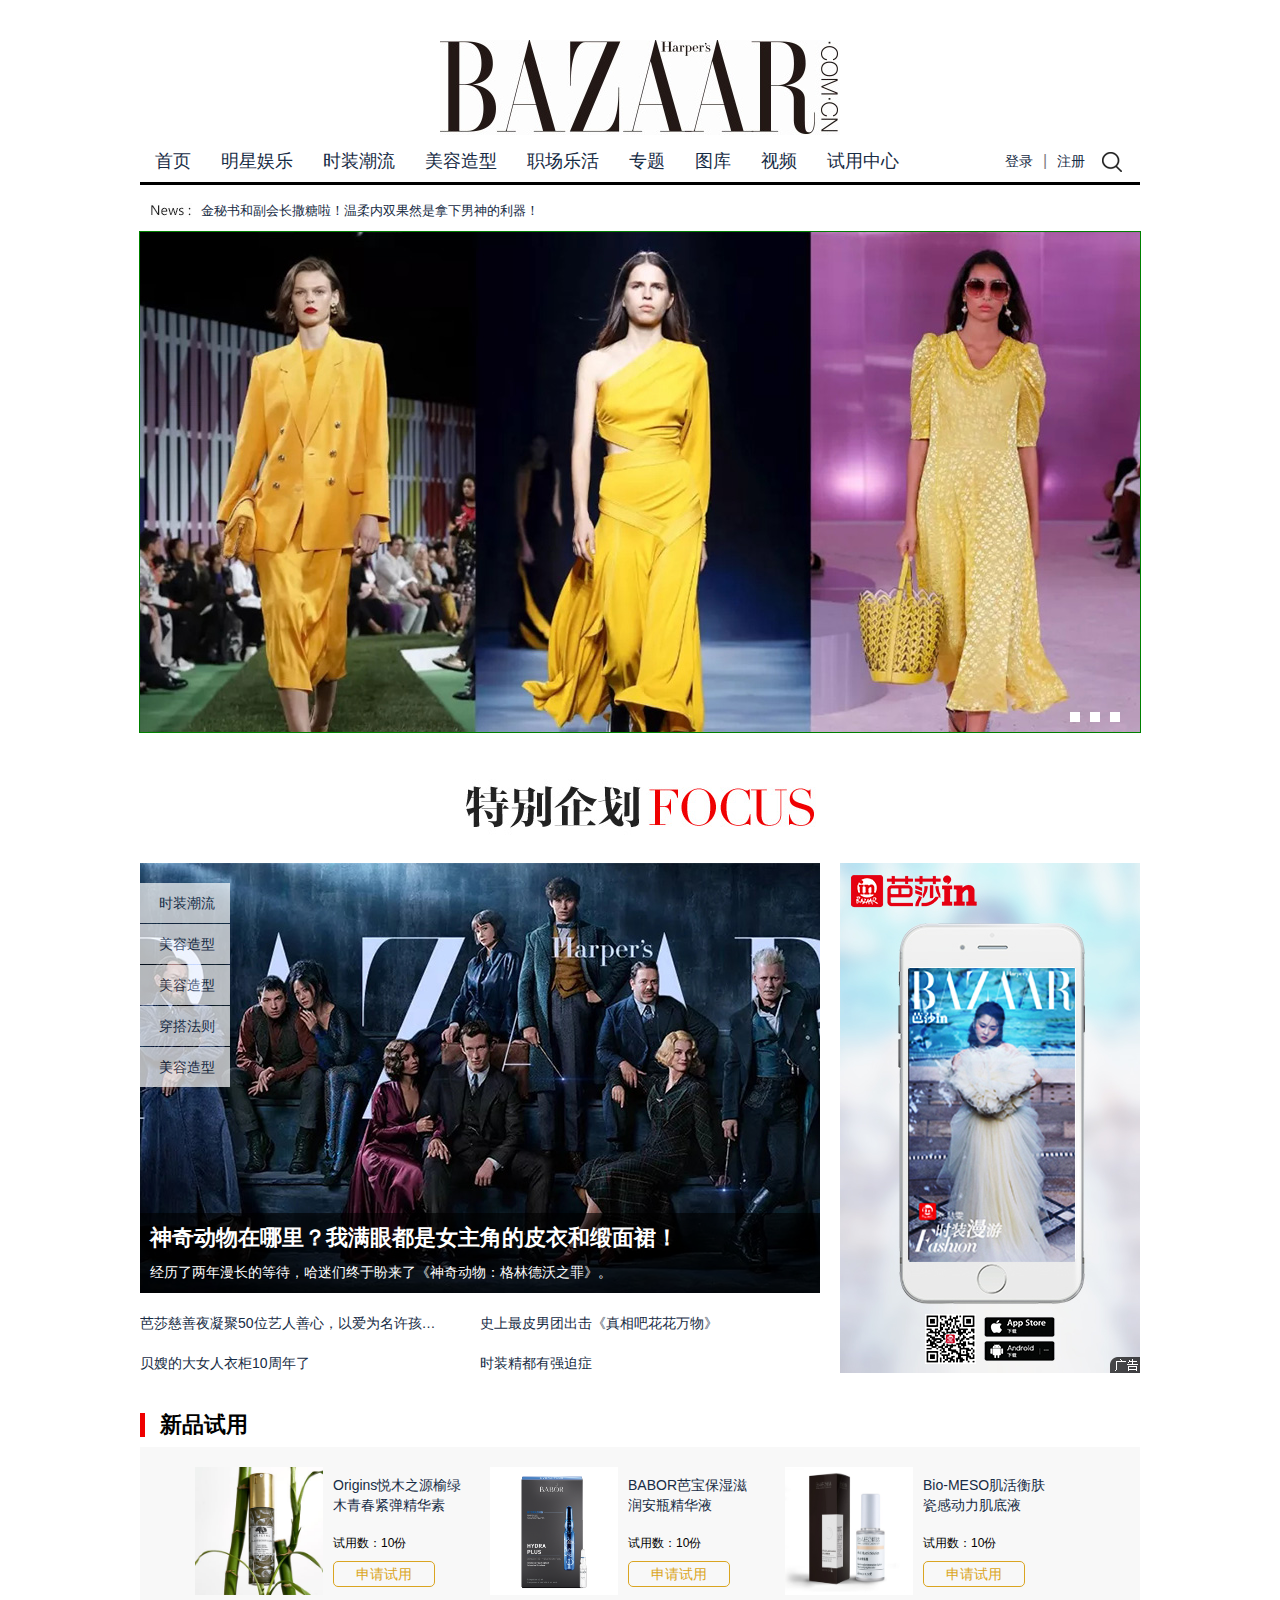
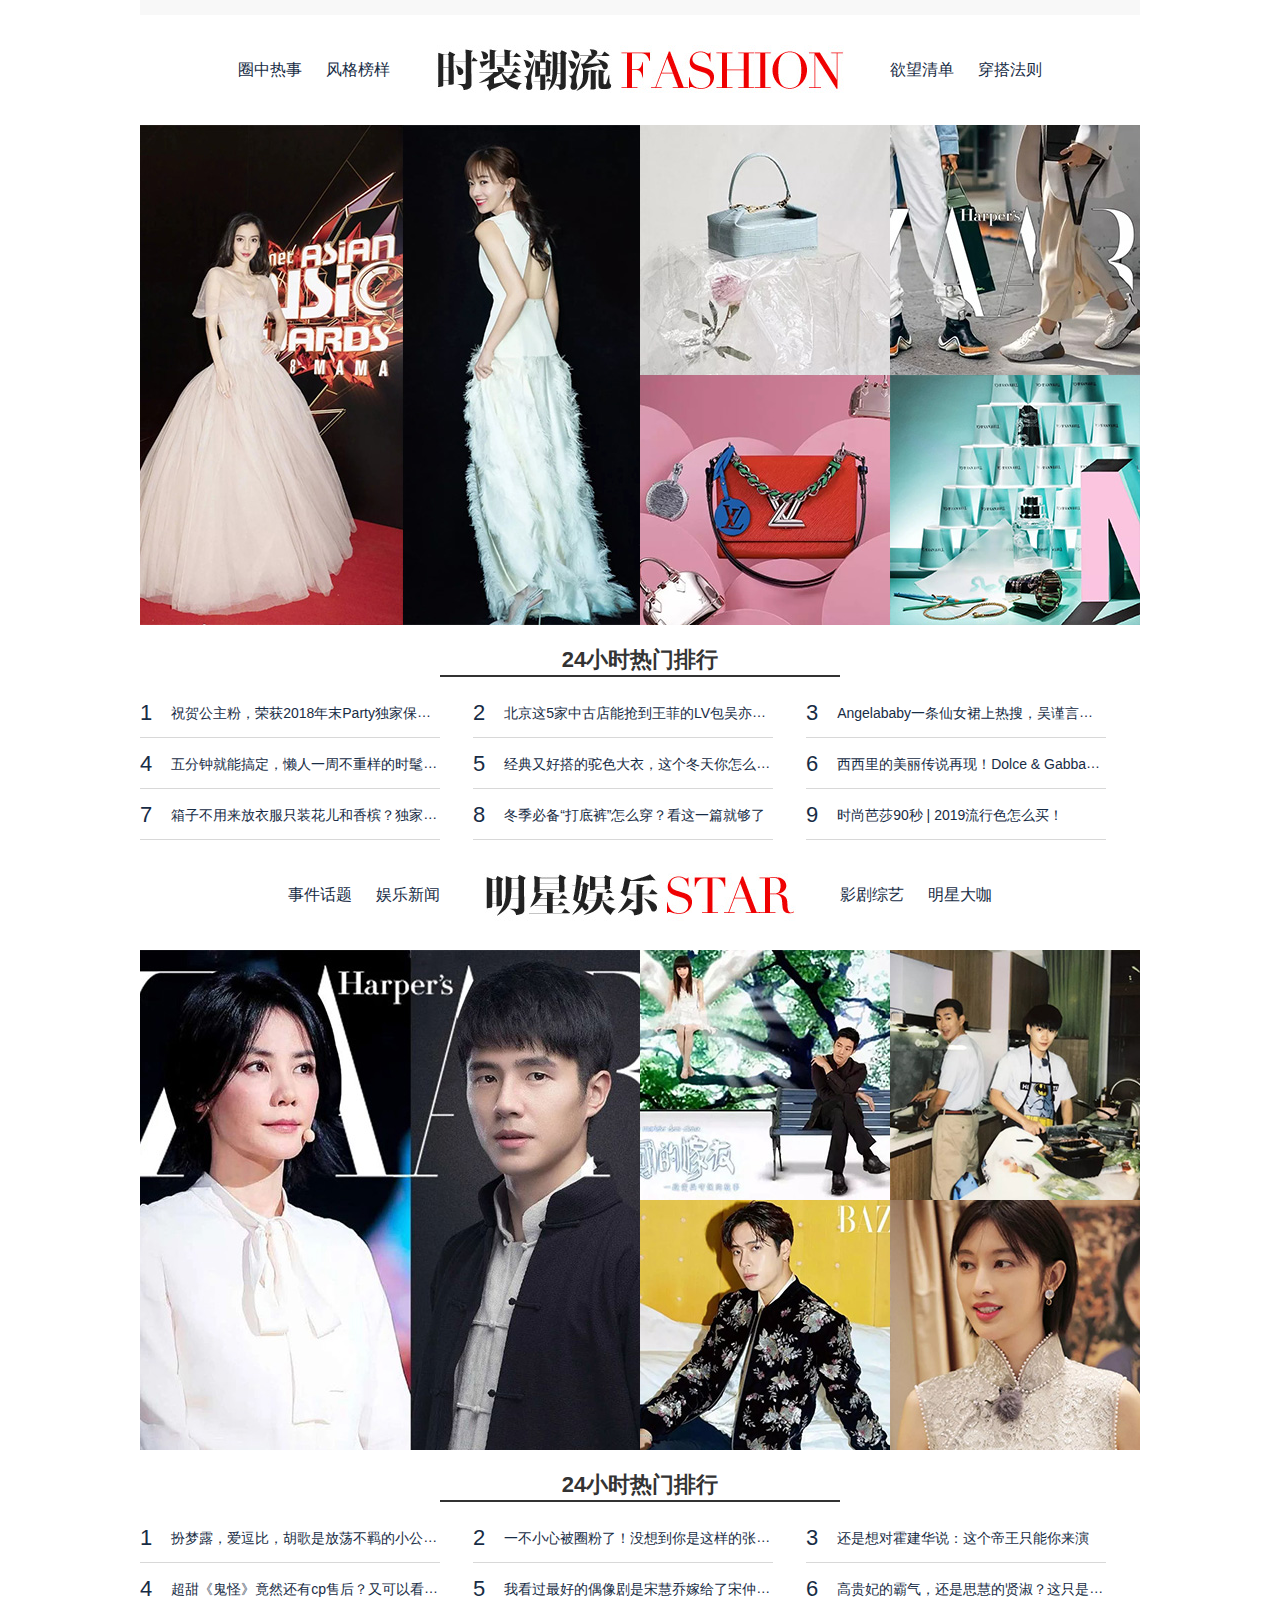
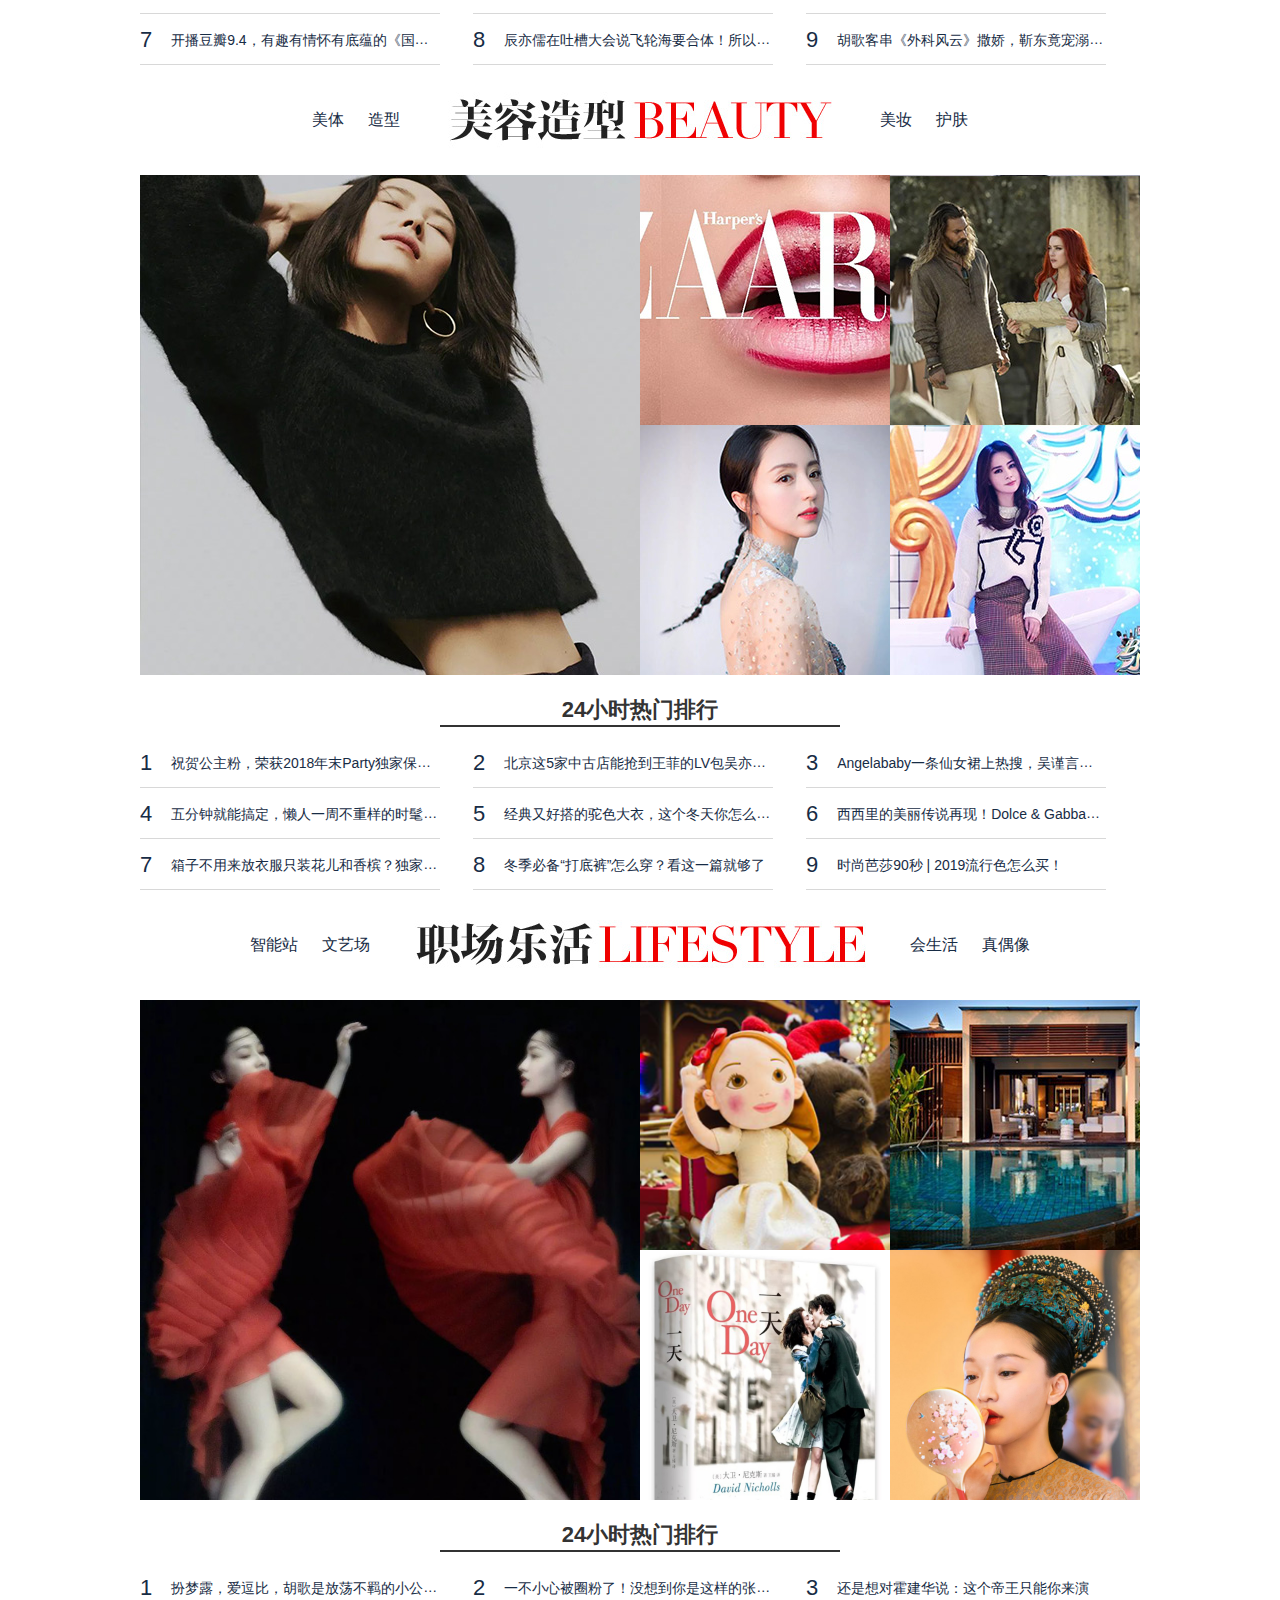
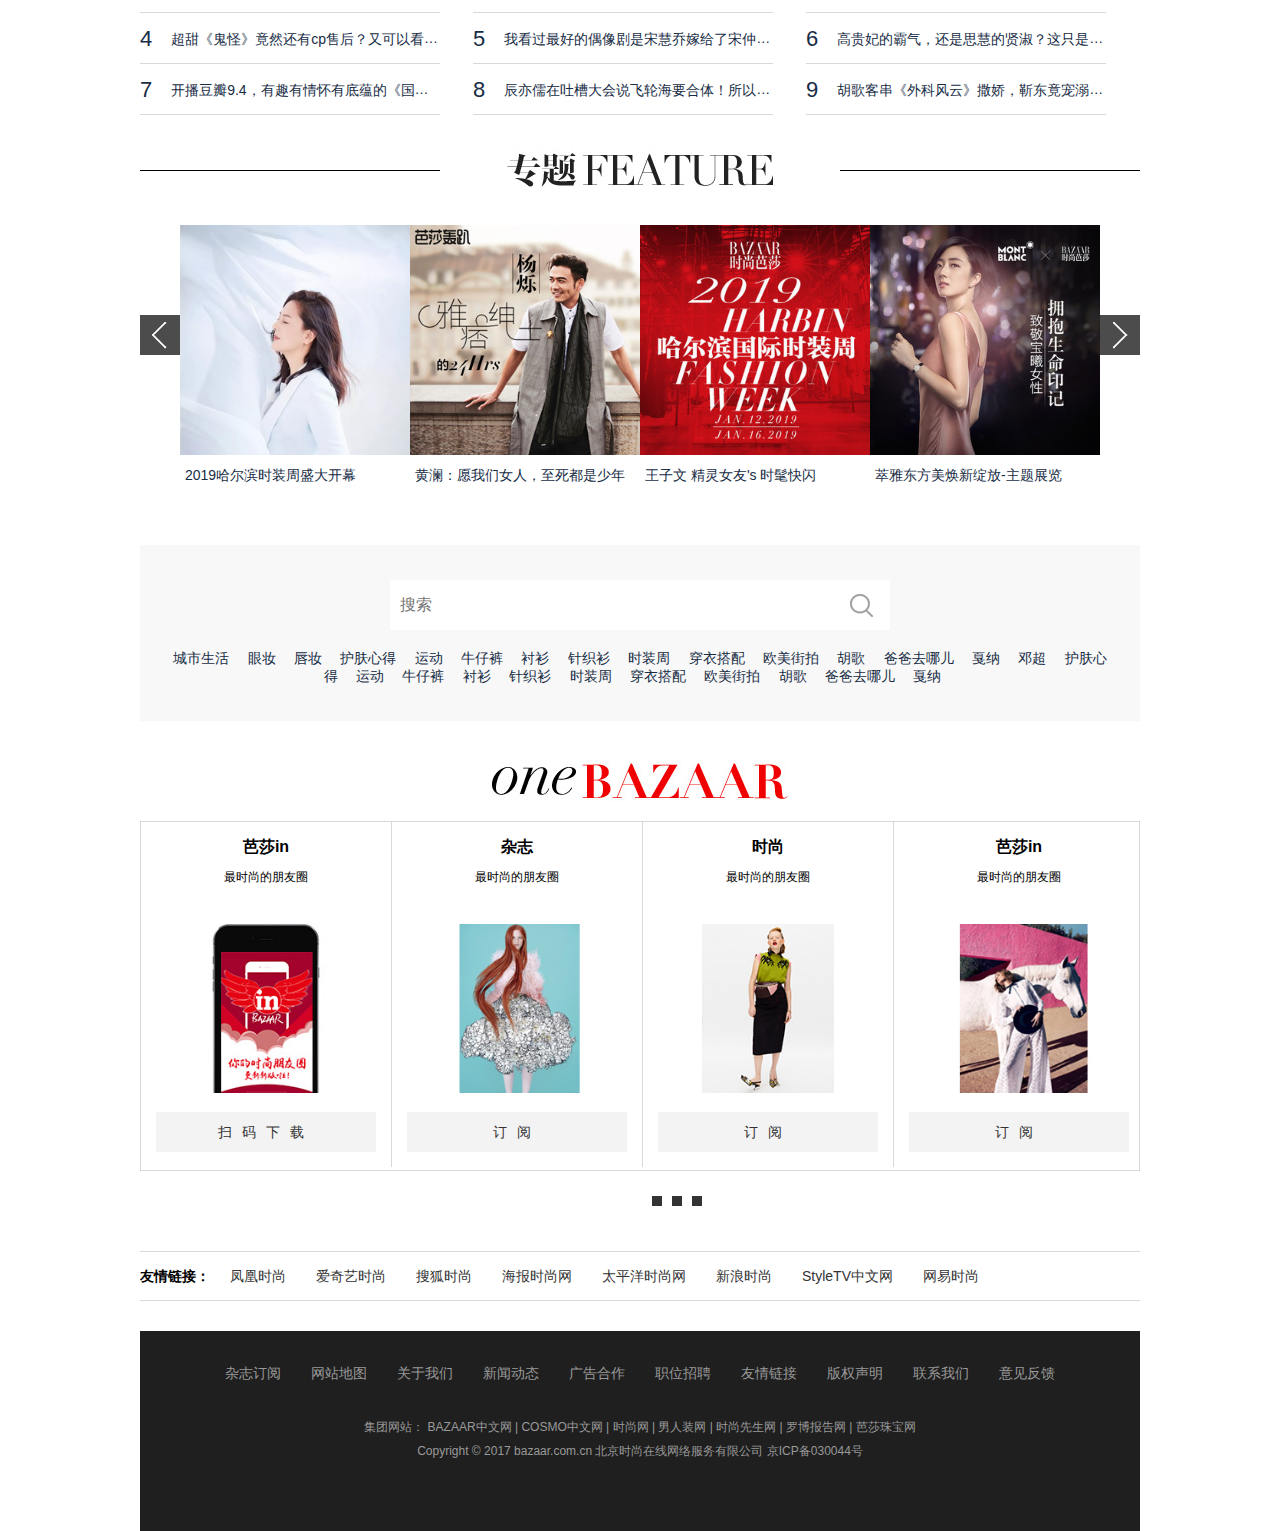
<file: index.html>
<!DOCTYPE html>
<html>
	<head>
		<meta charset="UTF-8">
		<title></title>		
		<link rel="stylesheet" href="css/base.css" />
		<link rel="stylesheet" href="commonCss/header.css" />
		<link rel="stylesheet" href="commonCss/footer.css" />
		<link rel="stylesheet" href="css/login.css" />
		<link rel="stylesheet" href="css/first.css" />
		<script type="text/javascript" src="js/jquery.js" ></script>
		<script type="text/javascript" src="js/first.js" ></script>
	</head>
	<body>
		<section id="header"></section>
		<section id="re01"></section>
		<!--new start-->
        <div id="newBox" class="c">
        	<ul class="style1">
        		<li><a href="">金秘书和副会长撒糖啦！温柔内双果然是拿下男神的利器！</a></li>
        		<li><a href="">戚薇王真儿的女子图鉴：你要的奋斗的理由，都在这里</a></li>
        		<li><a href="">用McQueen来命名品牌是为了领救济金？</a></li>
			<li><a href="">金秘书和副会长撒糖啦！温柔内双果然是拿下男神的利器！</a></li>
        	</ul>
        </div>
        <!--new end-->
        <!--轮播 start-->
        <div id="box">
			<div id="before"></div>
			<div id="next"></div>
			<ul id="picbox">
				<li class="bigPic">
					<img src="img/1BZ/08lunbo1.jpg" alt="" />
					<a class="dark">
						<span>穿上暖黄色，变成沉闷冬日里的一米阳光</span>
					</a>
				</li>
				<li class="bigPic">
					<img src="img/1BZ/09lunbo2.jpg" alt="" />
					<a class="dark">
						<span>故宫跨界彩妆C位出道，美到窒息的它们是真·国货之光！</span>
					</a>
				</li>
				<li class="bigPic">
					<img src="img/1BZ/10lunbo3.jpg" alt="" />
					<a class="dark">
						<span>祝贺公主粉，荣获2018年末Party独家保护色！</span>
					</a>
				</li>
			</ul>			
			<ul id="btnBox">
				<li class="picBtn"></li>
				<li class="picBtn"></li>
				<li class="picBtn"></li>
			</ul>
		</div>
		<!-- 轮播 end  -->
		<!--sub-focus  start-->
		<div id="subFocus" class="c">
			<div class="focus-1">
				<h2>
					<a>特别企划 FOCUS</a>
				</h2>
			</div>
			<div class="main">
				<div class="subfocus-slide">
					<ul class="cont">
						<li id="a01">
							<a>
								<img src="img/1BZ/13subFocus1.jpg"/>
							</a>
							<div class="caption">
								<h3>
									<a>神奇动物在哪里？我满眼都是女主角的皮衣和缎面裙！</a>
								</h3>
								<p>经历了两年漫长的等待，哈迷们终于盼来了《神奇动物：格林德沃之罪》。</p>
							</div>
						</li>
						<li id="a02">
							<a>
								<img src="img/1BZ/13subFocus2.jpg"/>
							</a>
							<div class="caption">
								<h3>
									<a>漫天花瓣飘落，以伴随Dior女舞者们的动人舞蹈</a>
								</h3>
								<p>伴随飘落的花瓣与现代舞舞者柔美而又充满力量的舞蹈，Christian Dior 2019年春夏成衣系列以舞者的形象为灵感，描绘出一个个优雅又充满力量的女性形象。</p>
							</div>
						</li>
						<li  id="a03">
							<a>
								<img src="img/1BZ/13subFocus3.jpg"/>
							</a>
							<div class="caption">
								<h3>
									<a>测评 | 景甜时装周诠释魅惑眼妆，网红眼线单品到底哪款最好用？</a>
								</h3>
								<p>在前不久的纽约时装周上，景甜的妆容全程精致在线，眼妆方面尤为吸睛，眼尾看起来有种双层眼线的效果，魅惑感十足</p>
							</div>
						</li>
						<li id="a04">
							<a>
								<img src="img/1BZ/13subFocus4.jpg"/>
							</a>
							<div class="caption">
								<h3>
									<a>昨夜的巴黎，只为穿着Saint Laurent的女人闪耀</a>
								</h3>
								<p>就在昨晚，Saint Laurent第三次在埃菲尔铁塔旁边办秀，发布了其2019年春夏系列。Anthony Vaccarello用近乎100套Look来致敬Saint Laurent女性以及他心中的巴黎。</p>
							</div>
						</li>
						<li  id="a05">
							<a>
								<img src="img/1BZ/13subFocus5.jpg"/>
							</a>
							<div class="caption">
								<h3>
									<a>我用这5个新品一妆扮，情敌看我都说赞！</a>
								</h3>
								<p>Hello Everyone Welcome back to 新瓶记这一期芭姐又带着好物朝你们奔来</p>
							</div>
						</li>
					</ul>
					<div class="triggers">
						<ul>
							<li>
								<a href="">时装潮流</a>
							</li>
							<li>
								<a href="">美容造型</a>
							</li>
							<li>
								<a href="">美容造型</a>
							</li>
							<li>
								<a href="">穿搭法则</a>
							</li>
							<li>
								<a href="">美容造型</a>
							</li>
						</ul>
					</div>
				</div>
				<div class="links-list">
					<a href="">芭莎慈善夜凝聚50位艺人善心，以爱为名许孩子们一个美丽梦想！</a>
					<a href="">史上最皮男团出击《真相吧花花万物》</a>
					<a href="">贝嫂的大女人衣柜10周年了</a>
					<a href="">时装精都有强迫症</a>
				</div>
			</div>
			<div class="side">
				<div class="ad-zone ad-1">
					<div class="ad-icon"></div>				
				<a>
					<img src="img/1BZ/14side1.jpg" />
				</a>
				</div>
			</div>
		</div>
		<!--sub-focus  end-->
		<!--trybox   start-->
		<div class="eventBox">
			<h3>新品试用</h3>
			<div class="eventTry">
				<ul>
					<li>
						<a href="">
							<img src="img/1BZ/15eventBox1.jpg" />
						</a>
						<a class="title">Origins悦木之源榆绿木青春紧弹精华素</a>
						<p>试用数：10份</p>
						<a href="details.html" class="btns">申请试用</a>
					</li>
					<li>
						<a href="">
							<img src="img/1BZ/15eventBox2.png" />
						</a>
						<a class="title">BABOR芭宝保湿滋润安瓶精华液</a>
						<p>试用数：10份</p>
						<a class="btns">申请试用</a>
					</li>
					<li>
						<a href="">
							<img src="img/1BZ/15eventBox3.png" />
						</a>
						<a class="title">Bio-MESO肌活衡肤瓷感动力肌底液</a>
						<p>试用数：10份</p>
						<a class="btns">申请试用</a>
					</li>
				</ul>
			</div>
		</div>
		<!--trybox   end-->
		<!--时装潮流    start-->
		<div class="fashion c">
			<div class="fashion-1">
				<h2>
					<a href="">时装潮流 FASHION</a>
				</h2>
				<p class="left-links">
					<a>圈中热事</a>
					<a>风格榜样</a>
				</p>
				<p class="right-links">
					<a>欲望清单</a>
					<a>穿搭法则</a>
				</p>
			</div>
			<div class="fashion-2">
				<div class="clearfix">
					<div class="left">
						<div class="item">
							<a>
								<div class="item-pic">
									<img src="img/fashion/01fashion.jpg"/>
								</div>
								<div class="item-des">
									<div class="item-cont">
										<h3>Angelababy一条仙女裙上热搜，吴谨言露了个美skr人的背！</h3>
										<p></p>
									</div>
								</div>
							</a>
						</div>
					</div>
					<div class="right">
						<div class="item">
							<a>
								<div class="item-pic">
									<img src="img/fashion/02fashion.jpg"/>
								</div>
								<div class="item-des">
									<div class="item-cont">
										<h3>“不务正业”的设计师太可怕，随手做些鞋包首饰也能让你心甘情愿掏钱……</h3>
										<p>看见  Cult Gaia 品牌在 INS 上发这副耳饰的时候，我脑海里只浮现</p>
									</div>
								</div>
							</a>
						</div>
						<div class="item">
							<a>
								<div class="item-pic">
									<img src="img/fashion/03fashion.jpg"/>
								</div>
								<div class="item-des">
									<div class="item-cont">
										<h3>2018再见啦，我要穿着这双鞋跑着去未来！</h3>
										<p>这年头，没几双运动鞋都不敢说自己时髦。</p>
									</div>
								</div>
							</a>
						</div>
						<div class="item">
							<a>
								<div class="item-pic">
									<img src="img/fashion/04fashion.jpg"/>
								</div>
								<div class="item-des">
									<div class="item-cont">
										<h3>圣诞新年搞事情！Gucci豪得金光灿灿，熊和狮子要抢LV吉祥物的地位?</h3>
										<p>Burberry圣诞大片带你展开一场奇幻之旅</p>
									</div>
								</div>
							</a>
						</div>
						<div class="item">
							<a>
								<div class="item-pic">
									<img src="img/fashion/05fashion.jpg"/>
								</div>
								<div class="item-des">
									<div class="item-cont">
										<h3>每周时报 | DHL快递小哥又出周边，Tiffany连积木都不放过！</h3>
										<p>DIOR LADY ART #3 诠释艺术之美一起感受自由创意的力量</p>
									</div>
								</div>
							</a>
						</div>
					</div>
				</div>
				<div class="links-list clearfix">
					<h3>24小时热门排行</h3>
					<a>
						<span>1</span>
						<em>祝贺公主粉，荣获2018年末Party独家保护色！</em>
					</a>
					<a>
						<span>2</span>
						<em>北京这5家中古店能抢到王菲的LV包吴亦凡的大金链，带薪逛街太残忍！</em>
					</a>
					<a>
						<span>3</span>
						<em>Angelababy一条仙女裙上热搜，吴谨言露了个美skr人的背！</em>
					</a>
					<a>
						<span>4</span>
						<em>五分钟就能搞定，懒人一周不重样的时髦武器</em>
					</a>
					<a>
						<span>5</span>
						<em>经典又好搭的驼色大衣，这个冬天你怎么能没有！</em>
					</a>
					<a>
						<span>6</span>
						<em>西西里的美丽传说再现！Dolce & Gabbana的T台上自信女孩们最美</em>
					</a>
					<a>
						<span>7</span>
						<em>箱子不用来放衣服只装花儿和香槟？独家讲解员带你穿越一场奇妙的时光之旅</em>
					</a>
					<a>
						<span>8</span>
						<em>冬季必备“打底裤”怎么穿？看这一篇就够了</em>
					</a>
					<a>
						<span>9</span>
						<em>时尚芭莎90秒 | 2019流行色怎么买！</em>
					</a>
				</div>
			</div>
		</div>
		<!--时装潮流    end-->
		<!--明星娱乐 star start-->
		<div class="star c">
			<div class="fashion-1">
				<h2>
					<a href="">明星娱乐 STAR</a>
				</h2>
				<p class="left-links">
					<a>事件话题</a>
					<a>娱乐新闻</a>
				</p>
				<p class="right-links">
					<a>影剧综艺</a>
					<a>明星大咖</a>
				</p>
			</div>
			<div class="fashion-2">
				<div class="clearfix">
					<div class="left">
						<div class="item">
							<a>
								<div class="item-pic">
									<img src="img/star/star1.jpg"/>
								</div>
								<div class="item-des">
									<div class="item-cont">
										<h3>开播豆瓣9.4，有趣有情怀有底蕴的《国家宝藏》真是一档神仙综艺！</h3>
										<p>还记得去年那档把“盖章狂魔乾隆农家乐审美”吐槽上热搜的综艺《国家宝藏》吗？</p>
									</div>
								</div>
							</a>
						</div>
					</div>
					<div class="right">
						<div class="item">
							<a>
								<div class="item-pic">
									<img src="img/star/star2.jpg"/>
								</div>
								<div class="item-des">
									<div class="item-cont">
										<h3>《天国的嫁衣》也要翻拍？恐怕是再次证明原版更加经典…</h3>
										<p>据广电总局11月电视剧备案，《天国的嫁衣》也要翻拍了！！</p>
									</div>
								</div>
							</a>
						</div>
						<div class="item">
							<a>
								<div class="item-pic">
									<img src="img/star/star3.jpg"/>
								</div>
								<div class="item-des">
									<div class="item-cont">
										<h3>铁门槛比心王彦霖，这个浑身是梗的宝藏男孩不能被埋没！</h3>
										<p>陪伴我们一秋的快乐源泉《Hi室友》这周收官了</p>
									</div>
								</div>
							</a>
						</div>
						<div class="item">
							<a>
								<div class="item-pic">
									<img src="img/star/star4.jpg"/>
								</div>
								<div class="item-des">
									<div class="item-cont">
										<h3>冷漠鼓掌机王嘉尔用粤语飙rap燃炸MAMA舞台，看脸跪开口酥说的就是你！</h3>
										<p>一年一度的Mnet Asian Music Awards 在香港落下了帷幕。</p>
									</div>
								</div>
							</a>
						</div>
						<div class="item">
							<a>
								<div class="item-pic">
									<img src="img/star/star5.jpg"/>
								</div>
								<div class="item-des">
									<div class="item-cont">
										<h3>一不小心被圈粉了！没想到你是这样的张俪？</h3>
										<p>陪伴了我们三个月的《HI室友》圆满收官啦，超级搞笑又温馨的节</p>
									</div>
								</div>
							</a>
						</div>
					</div>
				</div>
				<div class="links-list clearfix">
					<h3>24小时热门排行</h3>
					<a>
						<span>1</span>
						<em>扮梦露，爱逗比，胡歌是放荡不羁的小公举！</em>
					</a>
					<a>
						<span>2</span>
						<em>一不小心被圈粉了！没想到你是这样的张俪？</em>
					</a>
					<a>
						<span>3</span>
						<em>还是想对霍建华说：这个帝王只能你来演</em>
					</a>
					<a>
						<span>4</span>
						<em>超甜《鬼怪》竟然还有cp售后？又可以看李栋旭刘仁娜“谈恋爱”啦！</em>
					</a>
					<a>
						<span>5</span>
						<em>我看过最好的偶像剧是宋慧乔嫁给了宋仲基！</em>
					</a>
					<a>
						<span>6</span>
						<em>高贵妃的霸气，还是思慧的贤淑？这只是谭卓的冰山一角</em>
					</a>
					<a>
						<span>7</span>
						<em>开播豆瓣9.4，有趣有情怀有底蕴的《国家宝藏》真是一档神仙综艺！</em>
					</a>
					<a>
						<span>8</span>
						<em>辰亦儒在吐槽大会说飞轮海要合体！所以是什么时候？</em>
					</a>
					<a>
						<span>9</span>
						<em>胡歌客串《外科风云》撒娇，靳东竟宠溺笑！这哥俩太甜了吧！</em>
					</a>
				</div>
			</div>
		</div>
		<!--明星娱乐 star end-->
		<!--美容造型  beauty start-->
		<div class="beauty c">
			<div class="fashion-1">
				<h2>
					<a href="">美容造型 BEAUTY</a>
				</h2>
				<p class="left-links">
					<a>美体</a>
					<a>造型</a>
				</p>
				<p class="right-links">
					<a>美妆</a>
					<a>护肤</a>
				</p>
			</div>
			<div class="fashion-2">
				<div class="clearfix">
					<div class="left">
						<div class="item">
							<a>
								<div class="item-pic">
									<img src="img/beauty/beauty1.jpg"/>
								</div>
								<div class="item-des">
									<div class="item-cont">
										<h3>Angelababy一条仙女裙上热搜，吴谨言露了个美skr人的背！</h3>
										<p></p>
									</div>
								</div>
							</a>
						</div>
					</div>
					<div class="right">
						<div class="item">
							<a>
								<div class="item-pic">
									<img src="img/beauty/beauty2.jpg"/>
								</div>
								<div class="item-des">
									<div class="item-cont">
										<h3>“不务正业”的设计师太可怕，随手做些鞋包首饰也能让你心甘情愿掏钱……</h3>
										<p>看见  Cult Gaia 品牌在 INS 上发这副耳饰的时候，我脑海里只浮现</p>
									</div>
								</div>
							</a>
						</div>
						<div class="item">
							<a>
								<div class="item-pic">
									<img src="img/beauty/beauty3.jpg"/>
								</div>
								<div class="item-des">
									<div class="item-cont">
										<h3>2018再见啦，我要穿着这双鞋跑着去未来！</h3>
										<p>这年头，没几双运动鞋都不敢说自己时髦。</p>
									</div>
								</div>
							</a>
						</div>
						<div class="item">
							<a>
								<div class="item-pic">
									<img src="img/beauty/beauty4.jpg"/>
								</div>
								<div class="item-des">
									<div class="item-cont">
										<h3>圣诞新年搞事情！Gucci豪得金光灿灿，熊和狮子要抢LV吉祥物的地位?</h3>
										<p>Burberry圣诞大片带你展开一场奇幻之旅</p>
									</div>
								</div>
							</a>
						</div>
						<div class="item">
							<a>
								<div class="item-pic">
									<img src="img/beauty/beauty5.jpg"/>
								</div>
								<div class="item-des">
									<div class="item-cont">
										<h3>每周时报 | DHL快递小哥又出周边，Tiffany连积木都不放过！</h3>
										<p>DIOR LADY ART #3 诠释艺术之美一起感受自由创意的力量</p>
									</div>
								</div>
							</a>
						</div>
					</div>
				</div>
				<div class="links-list clearfix">
					<h3>24小时热门排行</h3>
					<a>
						<span>1</span>
						<em>祝贺公主粉，荣获2018年末Party独家保护色！</em>
					</a>
					<a>
						<span>2</span>
						<em>北京这5家中古店能抢到王菲的LV包吴亦凡的大金链，带薪逛街太残忍！</em>
					</a>
					<a>
						<span>3</span>
						<em>Angelababy一条仙女裙上热搜，吴谨言露了个美skr人的背！</em>
					</a>
					<a>
						<span>4</span>
						<em>五分钟就能搞定，懒人一周不重样的时髦武器</em>
					</a>
					<a>
						<span>5</span>
						<em>经典又好搭的驼色大衣，这个冬天你怎么能没有！</em>
					</a>
					<a>
						<span>6</span>
						<em>西西里的美丽传说再现！Dolce & Gabbana的T台上自信女孩们最美</em>
					</a>
					<a>
						<span>7</span>
						<em>箱子不用来放衣服只装花儿和香槟？独家讲解员带你穿越一场奇妙的时光之旅</em>
					</a>
					<a>
						<span>8</span>
						<em>冬季必备“打底裤”怎么穿？看这一篇就够了</em>
					</a>
					<a>
						<span>9</span>
						<em>时尚芭莎90秒 | 2019流行色怎么买！</em>
					</a>
				</div>
			</div>
		</div>
		<!--美容造型  beauty end-->
		<!--职场  lifestyle  start-->
		<div class="lifestyle c">
			<div class="fashion-1">
				<h2>
					<a href="">职场乐活 LIFESTYLE</a>
				</h2>
				<p class="left-links">
					<a>智能站</a>
					<a>文艺场</a>
				</p>
				<p class="right-links">
					<a>会生活</a>
					<a>真偶像</a>
				</p>
			</div>
			<div class="fashion-2">
				<div class="clearfix">
					<div class="left">
						<div class="item">
							<a>
								<div class="item-pic">
									<img src="img/lifestyle/lifestyle1.jpg"/>
								</div>
								<div class="item-des">
									<div class="item-cont">
										<h3>开播豆瓣9.4，有趣有情怀有底蕴的《国家宝藏》真是一档神仙综艺！</h3>
										<p>还记得去年那档把“盖章狂魔乾隆农家乐审美”吐槽上热搜的综艺《国家宝藏》吗？</p>
									</div>
								</div>
							</a>
						</div>
					</div>
					<div class="right">
						<div class="item">
							<a>
								<div class="item-pic">
									<img src="img/lifestyle/lifestyle2.png"/>
								</div>
								<div class="item-des">
									<div class="item-cont">
										<h3>《天国的嫁衣》也要翻拍？恐怕是再次证明原版更加经典…</h3>
										<p>据广电总局11月电视剧备案，《天国的嫁衣》也要翻拍了！！</p>
									</div>
								</div>
							</a>
						</div>
						<div class="item">
							<a>
								<div class="item-pic">
									<img src="img/lifestyle/lifestyle3.jpg"/>
								</div>
								<div class="item-des">
									<div class="item-cont">
										<h3>铁门槛比心王彦霖，这个浑身是梗的宝藏男孩不能被埋没！</h3>
										<p>陪伴我们一秋的快乐源泉《Hi室友》这周收官了</p>
									</div>
								</div>
							</a>
						</div>
						<div class="item">
							<a>
								<div class="item-pic">
									<img src="img/lifestyle/lifestyle4.jpg"/>
								</div>
								<div class="item-des">
									<div class="item-cont">
										<h3>冷漠鼓掌机王嘉尔用粤语飙rap燃炸MAMA舞台，看脸跪开口酥说的就是你！</h3>
										<p>一年一度的Mnet Asian Music Awards 在香港落下了帷幕。</p>
									</div>
								</div>
							</a>
						</div>
						<div class="item">
							<a>
								<div class="item-pic">
									<img src="img/lifestyle/lifestyle5.jpg"/>
								</div>
								<div class="item-des">
									<div class="item-cont">
										<h3>一不小心被圈粉了！没想到你是这样的张俪？</h3>
										<p>陪伴了我们三个月的《HI室友》圆满收官啦，超级搞笑又温馨的节</p>
									</div>
								</div>
							</a>
						</div>
					</div>
				</div>
				<div class="links-list clearfix">
					<h3>24小时热门排行</h3>
					<a>
						<span>1</span>
						<em>扮梦露，爱逗比，胡歌是放荡不羁的小公举！</em>
					</a>
					<a>
						<span>2</span>
						<em>一不小心被圈粉了！没想到你是这样的张俪？</em>
					</a>
					<a>
						<span>3</span>
						<em>还是想对霍建华说：这个帝王只能你来演</em>
					</a>
					<a>
						<span>4</span>
						<em>超甜《鬼怪》竟然还有cp售后？又可以看李栋旭刘仁娜“谈恋爱”啦！</em>
					</a>
					<a>
						<span>5</span>
						<em>我看过最好的偶像剧是宋慧乔嫁给了宋仲基！</em>
					</a>
					<a>
						<span>6</span>
						<em>高贵妃的霸气，还是思慧的贤淑？这只是谭卓的冰山一角</em>
					</a>
					<a>
						<span>7</span>
						<em>开播豆瓣9.4，有趣有情怀有底蕴的《国家宝藏》真是一档神仙综艺！</em>
					</a>
					<a>
						<span>8</span>
						<em>辰亦儒在吐槽大会说飞轮海要合体！所以是什么时候？</em>
					</a>
					<a>
						<span>9</span>
						<em>胡歌客串《外科风云》撒娇，靳东竟宠溺笑！这哥俩太甜了吧！</em>
					</a>
				</div>
			</div>
		</div>		
		<!--职场  lifestyle  end-->
		<!--专题 feature轮播2 start-->
		<div class="feature c">
			<div class="fashion-1">				
				<h2>
					<a href="">职场乐活 LIFESTYLE</a>
				</h2>				
			</div>
			<div id="feature-box">
			<div id="before1"></div>
			<div id="next1"></div>
			<div id="feature-1">
			<ul id="picbox1">
				<li class="bigPic1">
					<a>
					<img src="img/lunbo2/2lunbo01.jpg" alt="" />					
					<span>2019哈尔滨时装周盛大开幕</span>
					</a>
				</li>
				<li class="bigPic1">
					<a>
					<img src="img/lunbo2/2lunbo02.jpg" alt="" />					
					<span>黄澜：愿我们女人，至死都是少年</span>
					</a>
				</li>
				<li class="bigPic1">
					<a>
					<img src="img/lunbo2/2lunbo03.jpg" alt="" />					
					<span>王子文 精灵女友's 时髦快闪</span>
					</a>
				</li>
				<li class="bigPic1">
					<a>
					<img src="img/lunbo2/2lunbo04.jpg" alt="" />					
					<span>萃雅东方美焕新绽放-主题展览</span>
					</a>
				</li>
				<li class="bigPic1">
					<a>
					<img src="img/lunbo2/2lunbo05.jpeg" alt="" />					
					<span>拥抱生命印记，致敬宝曦女性</span>
					</a>
				</li>
				<li class="bigPic1">
					<a>
					<img src="img/lunbo2/2lunbo06.jpg" alt="" />					
					<span>黄澜：愿我们女人，至死都是少年</span>
					</a>
				</li>
				<li class="bigPic1">
					<a>
					<img src="img/lunbo2/2lunbo07.jpg" alt="" />					
					<span>2019哈尔滨时装周盛大开幕</span>
					</a>
				</li>
				<li class="bigPic1">
					<a>
					<img src="img/lunbo2/2lunbo08.jpg" alt="" />					
					<span>黄澜：愿我们女人，至死都是少年</span>
					</a>
				</li>
				<li class="bigPic1">
					<a>
					<img src="img/lunbo2/2lunbo03.jpg" alt="" />					
					<span>杨烁在巴塞尔喊你一起耍手腕儿</span>
					</a>
				</li>
				<li class="bigPic1">
					<a>
					<img src="img/lunbo2/2lunbo02.jpg" alt="" />					
					<span>新晋“腿神”的“伪”运动腔</span>
					</a>
				</li>
				<li class="bigPic1">
					<a>
					<img src="img/lunbo2/2lunbo03.jpg" alt="" />					
					<span>2019哈尔滨时装周盛大开幕</span>
					</a>
				</li>
				<li class="bigPic1">
					<a>
					<img src="img/lunbo2/2lunbo06.jpg" alt="" />					
					<span>黄澜：愿我们女人，至死都是少年</span>
					</a>
				</li>
			</ul>
			</div>
		</div>
		</div>		
		<!--专题feature 轮播2 end-->
		<!--搜索    start-->
		<div class="search c">
			<div class="search-form">
				<div class="form">
					<input class="search-input" type="text" placeholder="搜索" />
					<input class="search-btn" type="button" />
				</div>
				<div class="search-keywords">
					<a href="">城市生活</a>
					<a href="">眼妆</a>
					<a href="">唇妆</a>
					<a href="">护肤心得</a>
					<a href="">运动</a>
					<a href="">牛仔裤</a>
					<a href="">衬衫</a>
					<a href="">针织衫</a>
					<a href="">时装周</a>
					<a href="">穿衣搭配</a>
					<a href="">欧美街拍</a>
					<a href="">胡歌</a>
					<a href="">爸爸去哪儿</a>
					<a href="">戛纳</a>
					<a href="">邓超</a>
					<a href="">护肤心得</a>
					<a href="">运动</a>
					<a href="">牛仔裤</a>
					<a href="">衬衫</a>
					<a href="">针织衫</a>
					<a href="">时装周</a>
					<a href="">穿衣搭配</a>
					<a href="">欧美街拍</a>
					<a href="">胡歌</a>
					<a href="">爸爸去哪儿</a>
					<a href="">戛纳</a>
				</div>
			</div>
		</div>
		<!--搜索    end-->
		<!--one bazaar  start-->
		<div class="one-bazaar">
			<h2 class="one-bazaar-title">
				<a href="">one BAZAAR</a>
			</h2>
			<div class="one-bazaar-slider">
				<div class="one-bazaar-container">
					<div class="one-bazaar-ul">
						<div class="one-bazaar-box">
							<h3>芭莎in</h3>
							<p>最时尚的朋友圈</p>
							<div class="one-bazaar-pic">
								<img src="img/lunbo3/3lunbo1.jpg"/>								
							</div>
							<a class="one-bazaar-link"  id="one-2">扫码下载
								<div class="one-bazaar-qr">
									<img src="img/lunbo3/3lunbo-code2.png"/>
									<span class="arrow"></span>
								</div>
							</a>
						</div>
						<div class="one-bazaar-box">
							<h3>杂志</h3>
							<p>最时尚的朋友圈</p>
							<div class="one-bazaar-pic">
								<img src="img/lunbo3/3lunbo2.jpg"/>								
							</div>
							<a class="one-bazaar-link">订阅
								<!--<div class="one-bazaar-qr">
									<img src="img/lunbo3/3lunbo-code2.png"/>
									<span class="arrow"></span>
								</div>-->
							</a>
						</div>
						<div class="one-bazaar-box">
							<h3>时尚</h3>
							<p>最时尚的朋友圈</p>
							<div class="one-bazaar-pic">
								<img src="img/lunbo3/3lunbo3.jpg"/>								
							</div>
							<a class="one-bazaar-link">订阅
								<!--<div class="one-bazaar-qr">
									<img src="img/lunbo3/3lunbo-code2.png"/>
									<span class="arrow"></span>
								</div>-->
							</a>
						</div>
						<div class="one-bazaar-box">
							<h3>芭莎in</h3>
							<p>最时尚的朋友圈</p>
							<div class="one-bazaar-pic">
								<img src="img/lunbo3/3lunbo4.jpg"/>								
							</div>
							<a class="one-bazaar-link">订阅
								<!--<div class="one-bazaar-qr">
									<img src="img/lunbo3/3lunbo-code2.png"/>
									<span class="arrow"></span>
								</div>-->
							</a>
						</div>
						<div class="one-bazaar-box">
							<h3>芭莎in</h3>
							<p>最时尚的朋友圈</p>
							<div class="one-bazaar-pic">
								<img src="img/lunbo3/3lunbo5.jpg"/>								
							</div>
							<a class="one-bazaar-link">订阅
								<!--<div class="one-bazaar-qr">
									<img src="img/lunbo3/3lunbo-code2.png"/>
									<span class="arrow"></span>
								</div>-->
							</a>
						</div>
						<div class="one-bazaar-box">
							<h3>芭莎in</h3>
							<p>最时尚的朋友圈</p>
							<div class="one-bazaar-pic">
								<img src="img/lunbo3/3lunbo6.jpg"/>								
							</div>
							<a class="one-bazaar-link">订阅
								<!--<div class="one-bazaar-qr">
									<img src="img/lunbo3/3lunbo-code2.png"/>
									<span class="arrow"></span>
								</div>-->
							</a>
						</div>			
					</div>					
				</div>
				<ul id="btnBox1">
					<li class="picBtn1"></li>
					<li class="picBtn1"></li>
					<li class="picBtn1"></li>
				</ul>
			</div>
		</div>
		<!--one bazaar  end-->
		<!--links    start-->
		<div class="links" id="links">
			<span>友情链接：</span>
			<div class="links-list">
				<ul>
					<li>
						<a href="">凤凰时尚</a>
					</li>
					<li>
						<a href="">爱奇艺时尚</a>
					</li>
					<li>
						<a href="">搜狐时尚</a>
					</li>
					<li>
						<a href="">海报时尚网</a>
					</li>
					<li>
						<a href="">太平洋时尚网</a>
					</li>
					<li>
						<a href="">新浪时尚</a>
					</li>
					<li>
						<a href="">StyleTV中文网</a>
					</li>
					<li>
						<a href="">网易时尚</a>
					</li>
				</ul>
			</div>
		</div>
		<!--links    end-->
		<!-- footer start -->
		<section id="footer"></section>
		<!-- footer end -->
		<!--scroll bar start-->
		<div class="scroll-bar">
			<div class="scroll-nav">
				<div class="scroll-nav-link sina">
					<a></a>
				</div>
				<div class="scroll-nav-link wechat">
					<div class="scroll-qr wechat-qr">
						<img src="img/scrollbar/1.jpg" />
					</div>
				</div>
				<div class="scroll-nav-link in">
					<div class="scroll-qr in-qr">
						<img src="img/scrollbar/2.png" />
					</div>
				</div>
				<div class="scroll-nav-link scroll-top" id="scrollTop"></div>
			</div>
		</div>
		<!--scroll bar end-->
		
	</body>
</html>
</file>
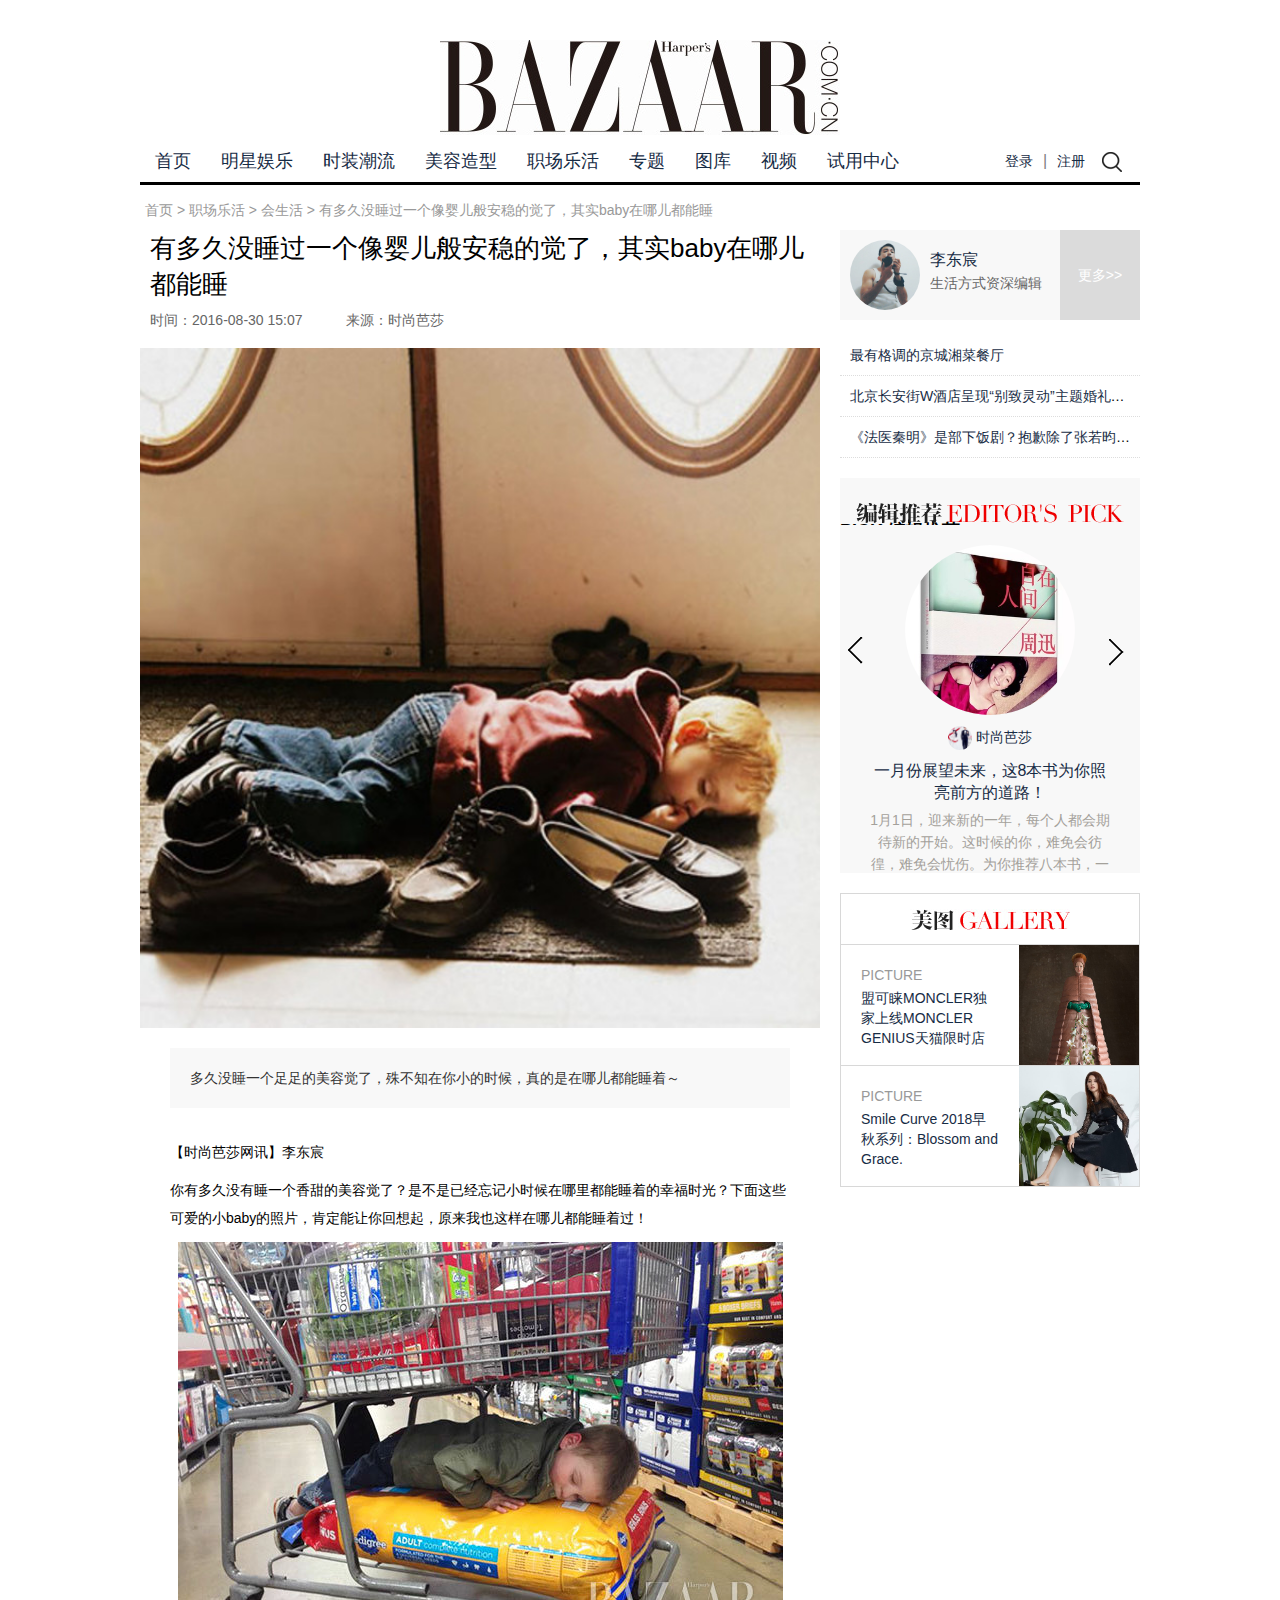
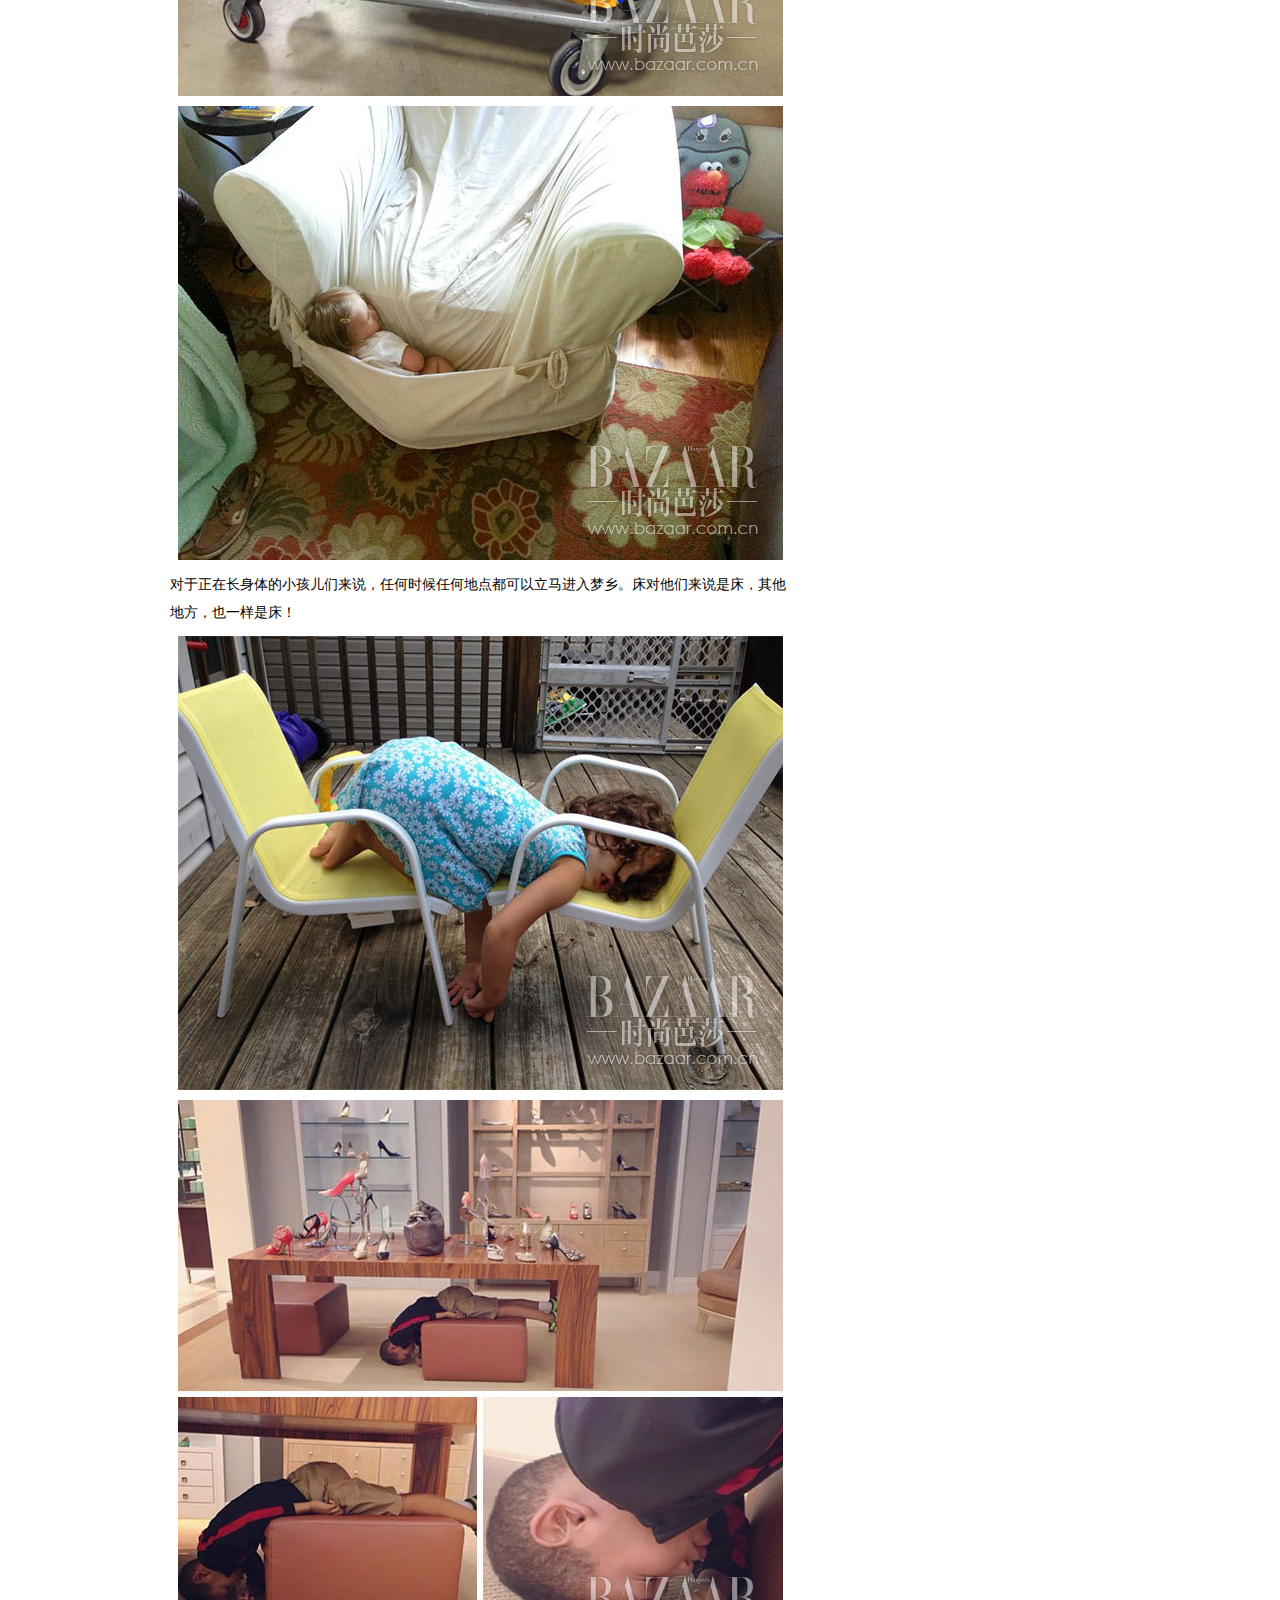
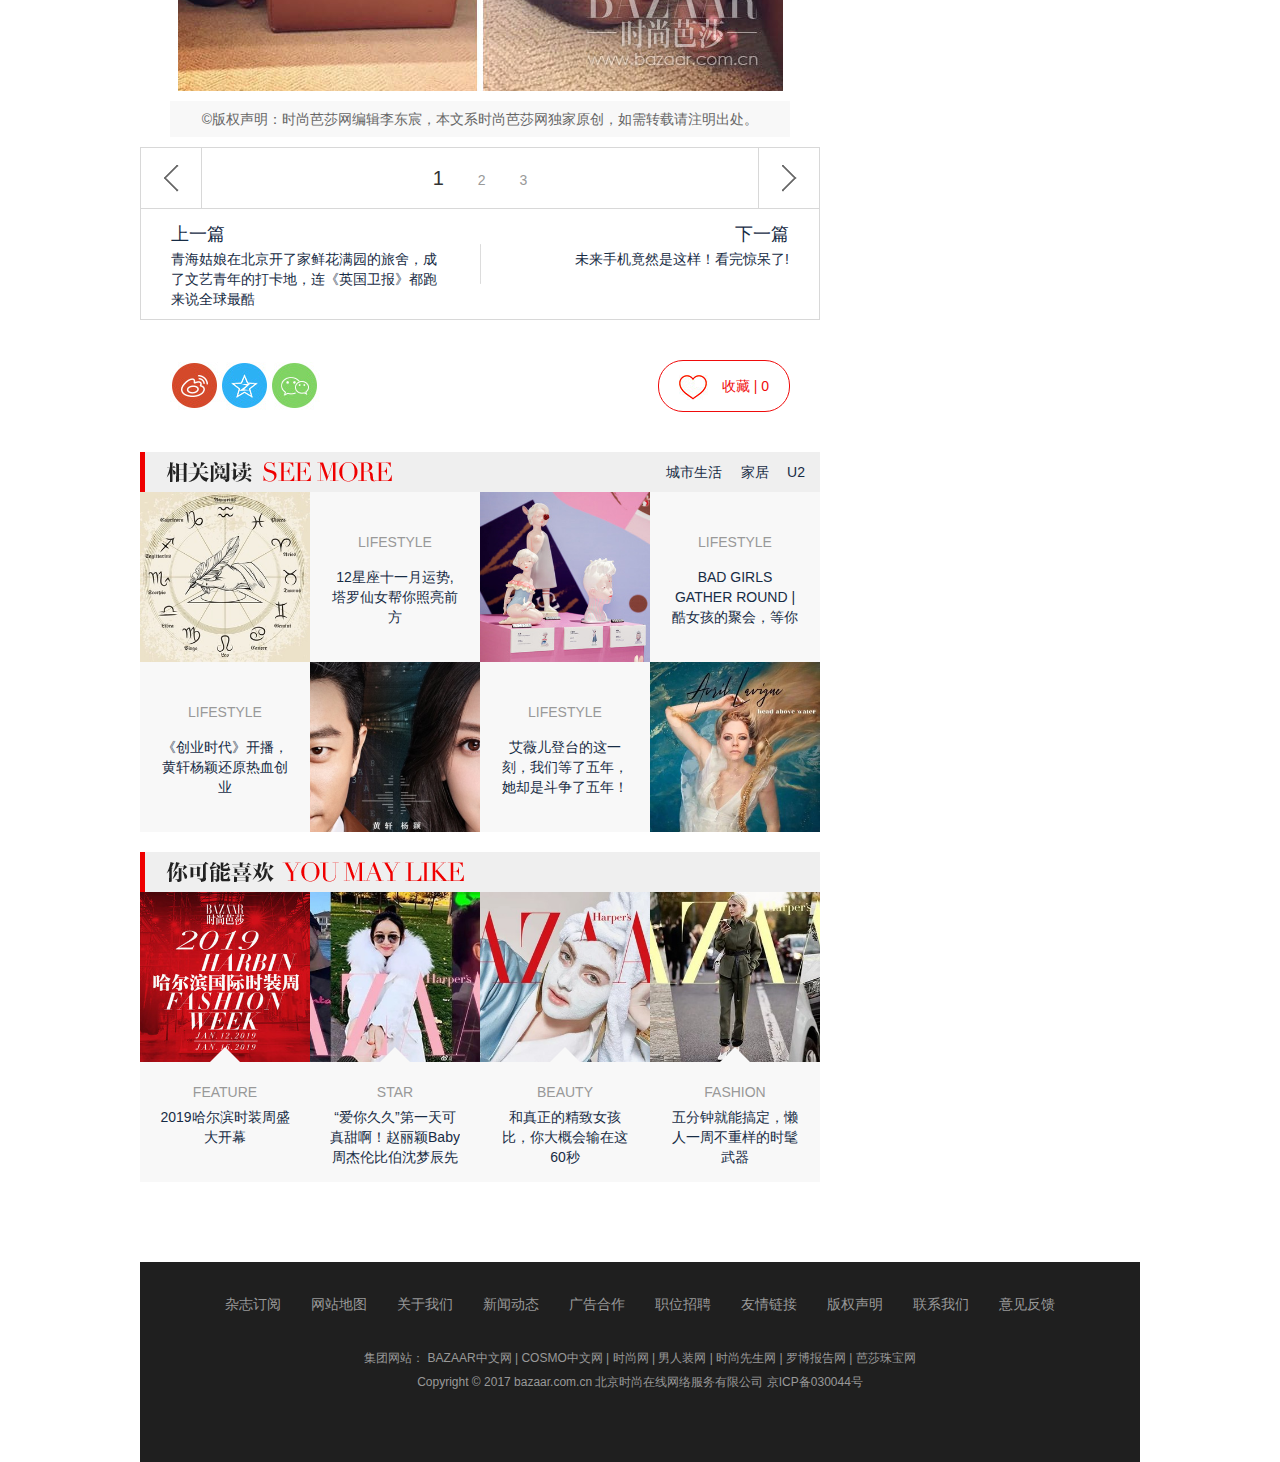
<file: baby.html>
<!DOCTYPE html>
<html>
	<head>
		<meta charset="UTF-8">
		<title></title>
		<link rel="stylesheet" href="css/base.css" />
		<link rel="stylesheet" href="commonCss/header.css" />
		<link rel="stylesheet" href="commonCss/footer.css" />
		<link rel="stylesheet" href="css/login.css" />
		<link rel="stylesheet" href="css/baby.css" />
		<script type="text/javascript" src="js/jquery.js" ></script>
		<script type="text/javascript" src="js/baby.js" ></script>
	</head>
	<body>
		<section id="header"></section>
		<section id="re"></section>
		<!--crumbs  start-->
		<div class="crumbs c">
			<a href="index.html">首页</a>
			>
			<a href="">职场乐活</a>
			>
			<a href="">会生活</a>
			>
			<a href="">有多久没睡过一个像婴儿般安稳的觉了，其实baby在哪儿都能睡</a>
		</div>
		<!--crumbs  end-->
		<!--content start-->
		<div class="content clearfix detail-content c">
			<!--left-container start-->
			<div class="left-container">
				<!--文章 start-->
				<div class="article-wrap">
					<h1 class="title-h1">有多久没睡过一个像婴儿般安稳的觉了，其实baby在哪儿都能睡</h1>
					<p class="info">
						<span class="time">时间：2016-08-30 15:07</span>
						<span>来源：时尚芭莎</span>
					</p>
					<div class="title-img">
						<img src="img/baby/1.jpg"/>
					</div>
					<div class="special-content">多久没睡一个足足的美容觉了，殊不知在你小的时候，真的是在哪儿都能睡着～</div>
					<div class="article-content clearfix">
						<p>【时尚芭莎网讯】李东宸</p>
						<p>你有多久没有睡一个香甜的美容觉了？是不是已经忘记小时候在哪里都能睡着的幸福时光？下面这些可爱的小baby的照片，肯定能让你回想起，原来我也这样在哪儿都能睡着过！</p>
						<p style="text-align: center;">
							<a>
								<img src="img/baby/2.jpg"/>
							</a>
						</p>
						<p style="text-align: center;">
							<a>
								<img src="img/baby/3.jpg"/>
							</a>
						</p>
						<p style="text-align: center;"></p>
						<p style="text-align: left;">对于正在长身体的小孩儿们来说，任何时候任何地点都可以立马进入梦乡。床对他们来说是床，其他地方，也一样是床！</p>
						<p style="text-align: center;"></p>
						<p style="text-align: center;">
							<a>
								<img src="img/baby/4.jpg"/>
							</a>
						</p>
						<p style="text-align: center;">
							<a>
								<img src="img/baby/5.jpg"/>
							</a>
						</p>
						<p class="pictext" style="text-align: center;"></p>
						<p class="statement">©版权声明：时尚芭莎网编辑李东宸，本文系时尚芭莎网独家原创，如需转载请注明出处。</p>
					</div>
					<!--pager start-->
					<div class="pager">
					<div class="next">
						<a class="ico">
						</a>
					</div>
					<div class="prv">
						<a class="ico">
						</a>
					</div>
					<a href="" class="active">1</a>
					<a href="">2</a>
					<a href="">3</a>
				</div>
					<div class="pager-tip clearfix">
						<div class="left-pager">
							<a>
								<span>上一篇</span>
								青海姑娘在北京开了家鲜花满园的旅舍，成了文艺青年的打卡地，连《英国卫报》都跑来说全球最酷
							</a>
						</div>
						<div class="right-pager">
							<a>
							<span>下一篇</span>
							未来手机竟然是这样！看完惊呆了!
							</a>
						</div>
					</div>
					<!--pager end-->
					<!--other start-->
					<div class="share-container clearfix">
						<div class="share-box box-style">
							<a class="tsina" href=""></a>
							<a class="qzone" href=""></a>
							<a class="weixin" href=""></a>
						</div>
						<div class="like-to">
							<span class="heart"></span>
							 收藏 | 
							<span class="like-num">0</span>
						</div>
					</div>
					<!--other end-->
				</div>
				<!--文章 end-->
				<!--相关阅读  start-->
				<div class="related-reading">
					<div class="title-rr clearfix">
						<h2 class="name-rr">see more 相关阅读</h2>
						<a href="">城市生活</a>
						<a href="">家居</a>
						<a href="">U2</a>
					</div>
					<ul class="list-rr clearfix">
						<li>
							<div class="img-rr">
								<a>
									<img src="img/baby/9.jpeg"/>
								</a>
							</div>
							<div class="text-rr">
								<span class="name-rr">
									<a>LIFESTYLE</a>
								</span>
								<a>12星座十一月运势,塔罗仙女帮你照亮前方</a>
							</div>
						</li>
						<li>
							<div class="img-rr">
								<a>
									<img src="img/baby/10.jpg"/>
								</a>
							</div>
							<div class="text-rr">
								<span class="name-rr">
									<a>LIFESTYLE</a>
								</span>
								<a>BAD GIRLS GATHER ROUND | 酷女孩的聚会，等你来打卡</a>
							</div>
						</li>
						<li class="special">
							<div class="img-rr">
								<a>
									<img src="img/baby/11.png"/>
								</a>
							</div>
							<div class="text-rr">
								<span class="name-rr">
									<a>LIFESTYLE</a>
								</span>
								<a>《创业时代》开播，黄轩杨颖还原热血创业</a>
							</div>
						</li>
						<li class="special">
							<div class="img-rr">
								<a>
									<img src="img/baby/12.jpg"/>
								</a>
							</div>
							<div class="text-rr">
								<span class="name-rr">
									<a>LIFESTYLE</a>
								</span>
								<a>艾薇儿登台的这一刻，我们等了五年，她却是斗争了五年！</a>
							</div>
						</li>
					</ul>
				</div>
				<!--相关阅读  end-->
				<!--可能喜欢  start-->
				<div class="may-love">
					<div class="title-ml clearfix">
						<h2 class="name-ml">YOU MIGHT LIKE 你可能喜欢</h2>
					</div>
					<ul class="list-ml">
						<li>
							<a>
								<img src="img/baby/14.jpg" />
							</a>
							<span class="caret"></span>
							<div class="text-ml">
								<a class="name-ml">FEATURE</a>
								<a>2019哈尔滨时装周盛大开幕</a>
							</div>
						</li>
						<li>
							<a>
								<img src="img/baby/15.jpg" />
							</a>
							<span class="caret"></span>
							<div class="text-ml">
								<a class="name-ml">STAR</a>
								<a>“爱你久久”第一天可真甜啊！赵丽颖Baby周杰伦比伯沈梦辰先霸屏为敬！</a>
							</div>
						</li>
						<li>
							<a>
								<img src="img/baby/16.jpg" />
							</a>
							<span class="caret"></span>
							<div class="text-ml">
								<a class="name-ml">BEAUTY</a>
								<a>和真正的精致女孩比，你大概会输在这60秒</a>
							</div>
						</li>
						<li>
							<a>
								<img src="img/baby/17.jpg" />
							</a>
							<span class="caret"></span>
							<div class="text-ml">
								<a class="name-ml">FASHION</a>
								<a>五分钟就能搞定，懒人一周不重样的时髦武器</a>
							</div>
						</li>
					</ul>
				</div>
				<!--可能喜欢  end-->
			</div>
			<!--left-container end-->
			<!--right-container start-->
			<div class="right-container" id="rightCon">
						<div class="avatar-warp">
							<div class="img-avatar">
								<a>
									<img src="img/baby/18.jpg"/>
								</a>
							</div>
							<p class="name">
								<a>李东宸</a>
							</p>
							<p class="position">生活方式资深编辑</p>
							<a class="more-btn">更多>></a>
						</div>
						<div class="ta-latest-article">
							<ul class="list-tla">
								<li>
									<a>最有格调的京城湘菜餐厅</a>
								</li>
									<li>
									<a>北京长安街W酒店呈现“别致灵动”主题婚礼沙龙</a>
								</li>
									<li>
									<a>《法医秦明》是部下饭剧？抱歉除了张若昀的颜我什么都看不下去！</a>
								</li>
							</ul>
						</div>
						<div class="advertising"></div>
						<div class="editors-recommend">
							<div class="title-er">
								<h2 class="name-er">EDITOR'S PICK 编辑推荐</h2>
							</div>
							<div class="conte-er">
								<span class="pre-er" id="prv"></span>
								<span class="next-er" id="next"></span>
								<ul class="list-er clearfix" id="list">
									<li class="active">
										<a>
											<img src="img/babyRight/1.jpg"/>
										</a>
										<div class="avatar-er">
											<a>
												<img src="img/babyRight/6.jpg"/>
												时尚芭莎									
											</a>
										</div>
										<div class="article-er">
											<a>
												一月份展望未来，这8本书为你照亮前方的道路！
												<span>
													1月1日，迎来新的一年，每个人都会期待新的开始。这时候的你，难免会彷徨，难免会忧伤。为你推荐八本书，一起听听作者们的心路历程，给你在新的一年增添一些勇气，去面对未来的路。
												</span>
											</a>
										</div>
									</li>
									<li class="active">
										<a>
											<img src="img/babyRight/2.jpg"/>
										</a>
										<div class="avatar-er">
											<a>
												<img src="img/babyRight/6.jpg"/>
												时尚芭莎									
											</a>
										</div>
										<div class="article-er">
											<a>
												白先勇这部台北生活巨作，带你走近现实世界的失败者
												<span>
													大的迁徙，是人的试金石。你要放弃所有，或者被所有所遗弃。连根拔起。财富、声名，家世，所有的累积，皆荡涤一空，只余一具皮囊。但是你身上的烙印犹在，荣誉似负累，也似原罪。
												</span>
											</a>
										</div>
									</li>
									<li class="active">
										<a>
											<img src="img/babyRight/3.jpg"/>
										</a>
										<div class="avatar-er">
											<a>
												<img src="img/babyRight/6.jpg"/>
												时尚芭莎									
											</a>
										</div>
										<div class="article-er">
											<a>
												黄澜：人到中年，凭什么谈恋爱？
												<span>
													我们童年里匮乏的鼓励，少年时缺少的体验，青年时不够的试错，终于在我们开始衰老时，对“爱”这个其实是人生最重要的事业，心生惶恐，又时时肌肤饥渴。
												</span>
											</a>
										</div>
									</li>
									<li class="active">
										<a>
											<img src="img/babyRight/4.jpg"/>
										</a>
										<div class="avatar-er">
											<a>
												<img src="img/babyRight/6.jpg"/>
												时尚芭莎									
											</a>
										</div>
										<div class="article-er">
											<a>
												北京5家不得不打卡的买手店，开在丧葬店旁却让鹿晗也不得不去逛
												<span>
													今天是巴黎传奇买手店Colette正式关门一周年零9天，这个买手店曾被福布斯称作“世界上最时尚的商店”，成功的打造了“品牌集成店”这个概念，影响了世界各地大大小小的买手店。
												</span>
											</a>
										</div>
									</li>
									<li class="active">
										<a>
											<img src="img/babyRight/5.jpg"/>
										</a>
										<div class="avatar-er">
											<a>
												<img src="img/babyRight/6.jpg"/>
												时尚芭莎									
											</a>
										</div>
										<div class="article-er">
											<a>
												《延禧攻略》掀起全球搜索狂潮，2018年度热搜每一个都是暖心故事
												<span>
													还有13天就要和2018年say goodbye了，你年初立的计划都完成了吗？
												</span>
											</a>
										</div>
									</li>
								</ul>
							</div>
						</div>
						<div class="img-gallery">
							<div class="title-ig">
								<h2 class="name-ig">GALLERY 图库</h2>
							</div>
							<ul class="list-ig">
								<li class="clearfix">
									<a>
										<img src="img/babyRight/7.jpg"/>
									</a>
									<div class="txt-ig">
										<a>
											<span>PICTURE</span>
											盟可睐MONCLER独家上线MONCLER GENIUS天猫限时店			
										</a>
									</div>
								</li>
								<li class="clearfix">
									<a>
										<img src="img/babyRight/8.jpg"/>
									</a>
									<div class="txt-ig">
										<a>
											<span>PICTURE</span>
											Smile Curve 2018早秋系列：Blossom and Grace.		
										</a>
									</div>
								</li>
							</ul>
						</div>
					
			</div>
			<!--right-container end-->
		</div>
		<!--content end-->
		<!--footer  start-->
		<section id="footer"></section>
		<!--footer  end-->
		<!--scroll bar start-->
		<div class="scroll-bar">
			<div class="scroll-nav">
				<div class="scroll-nav-link sina">
					<a></a>
				</div>
				<div class="scroll-nav-link wechat">
					<div class="scroll-qr wechat-qr">
						<img src="img/scrollbar/1.jpg" />
					</div>
				</div>
				<div class="scroll-nav-link in">
					<div class="scroll-qr in-qr">
						<img src="img/scrollbar/2.png" />
					</div>
				</div>
				<div class="scroll-nav-link scroll-top" id="scrollTop"></div>
			</div>
		</div>
		<!--scroll bar end-->
	</body>
</html>
</file>
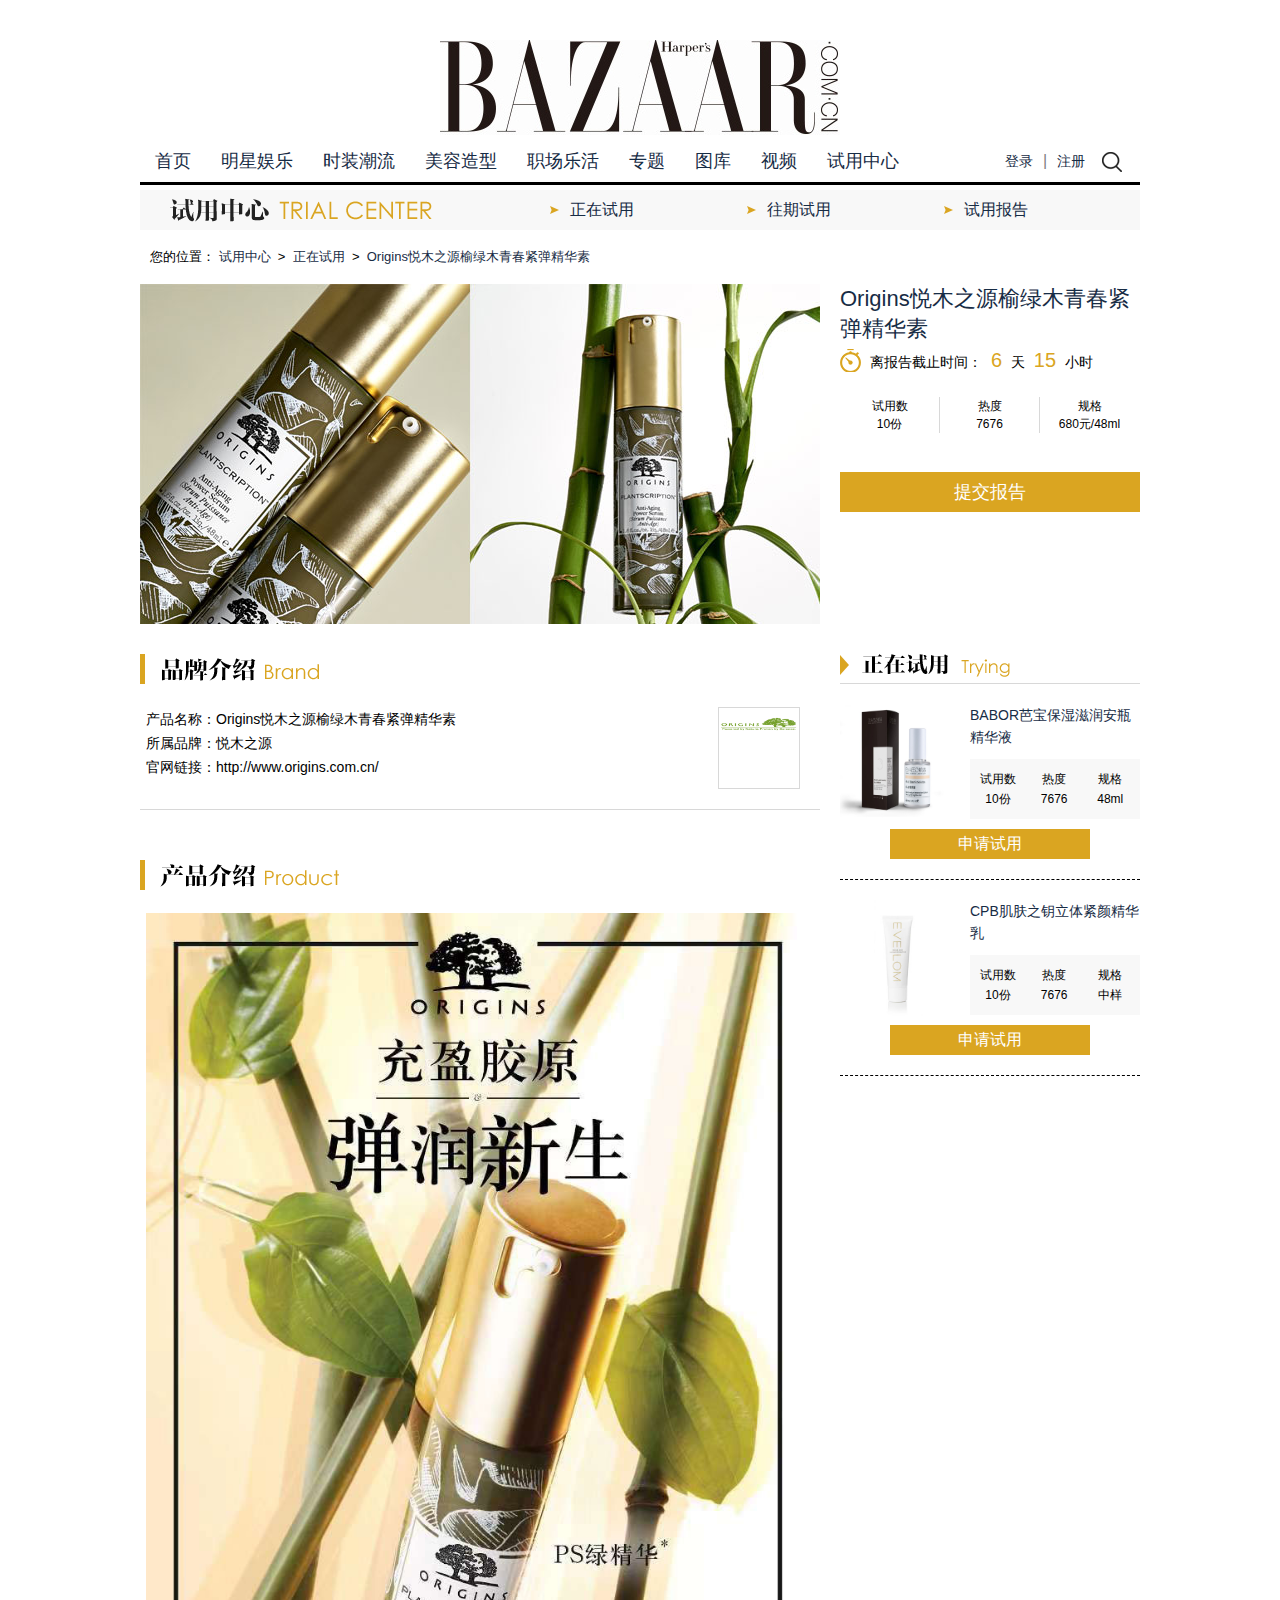
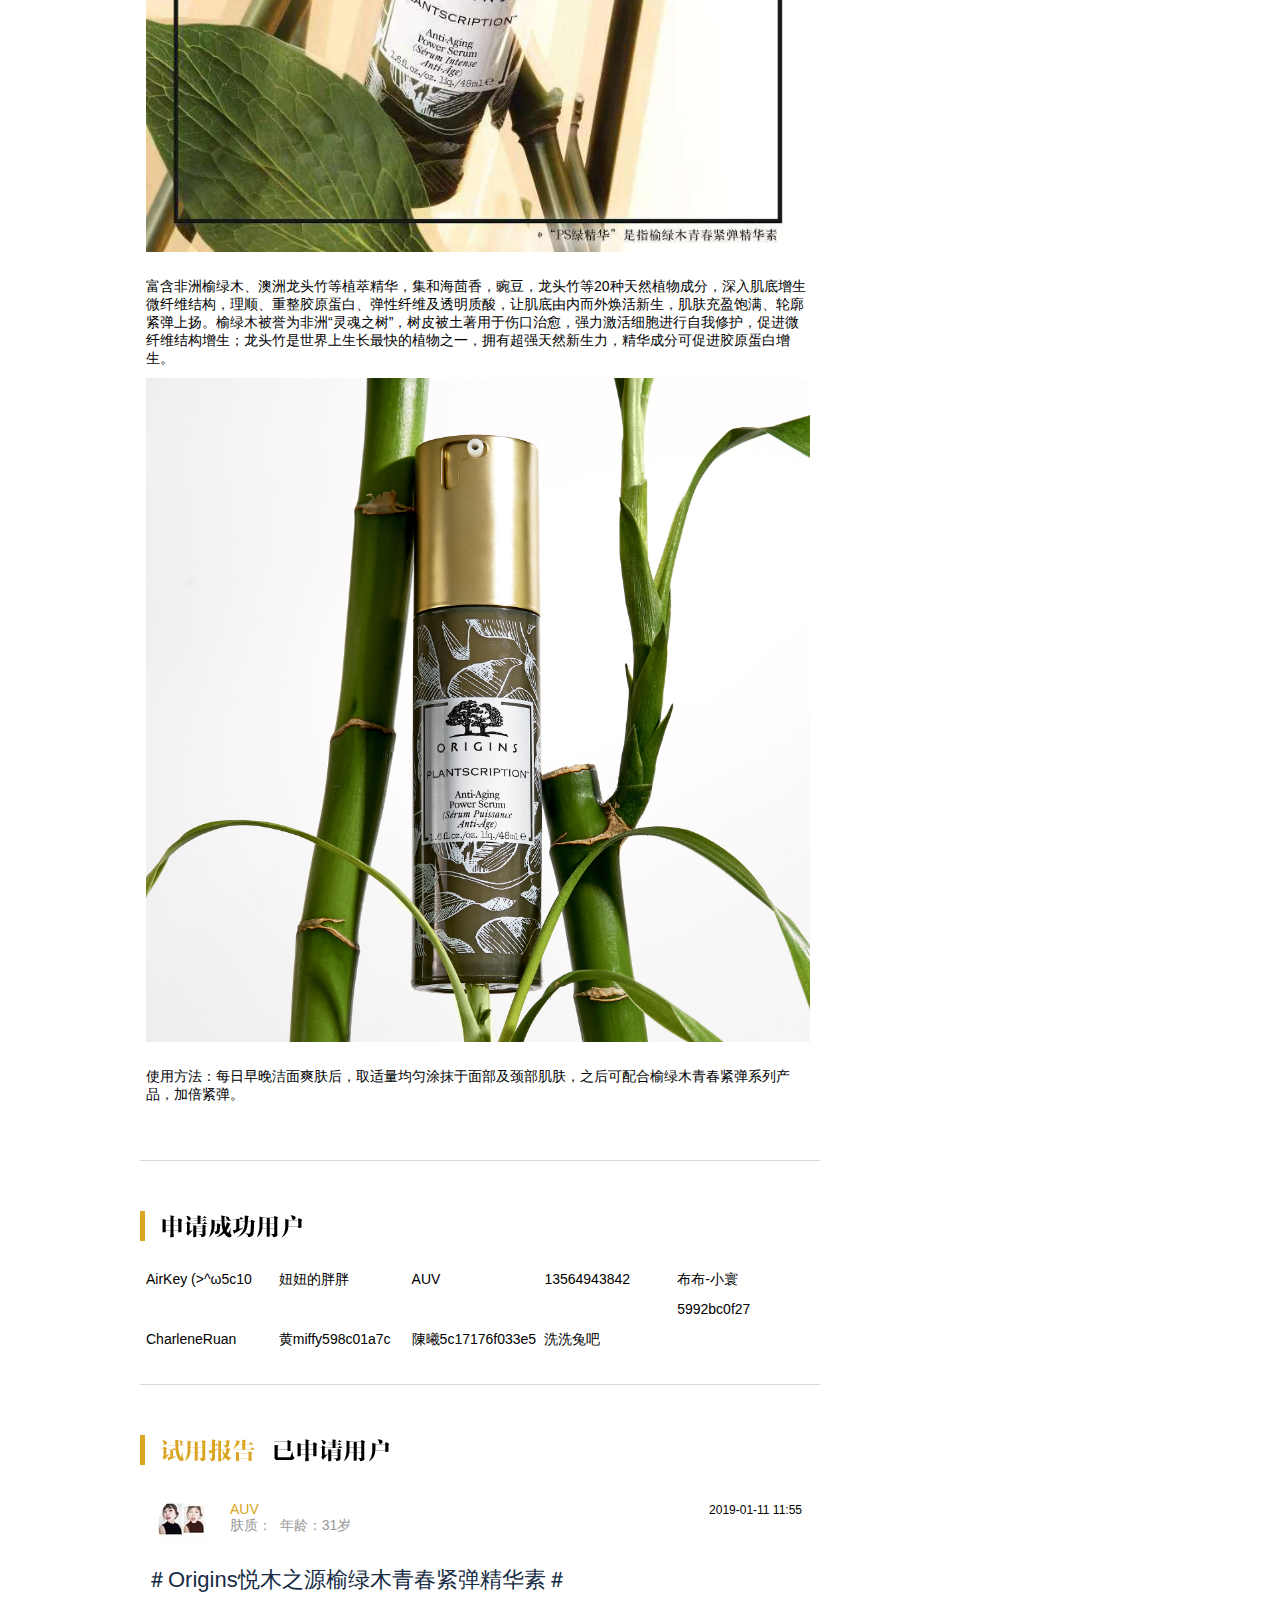
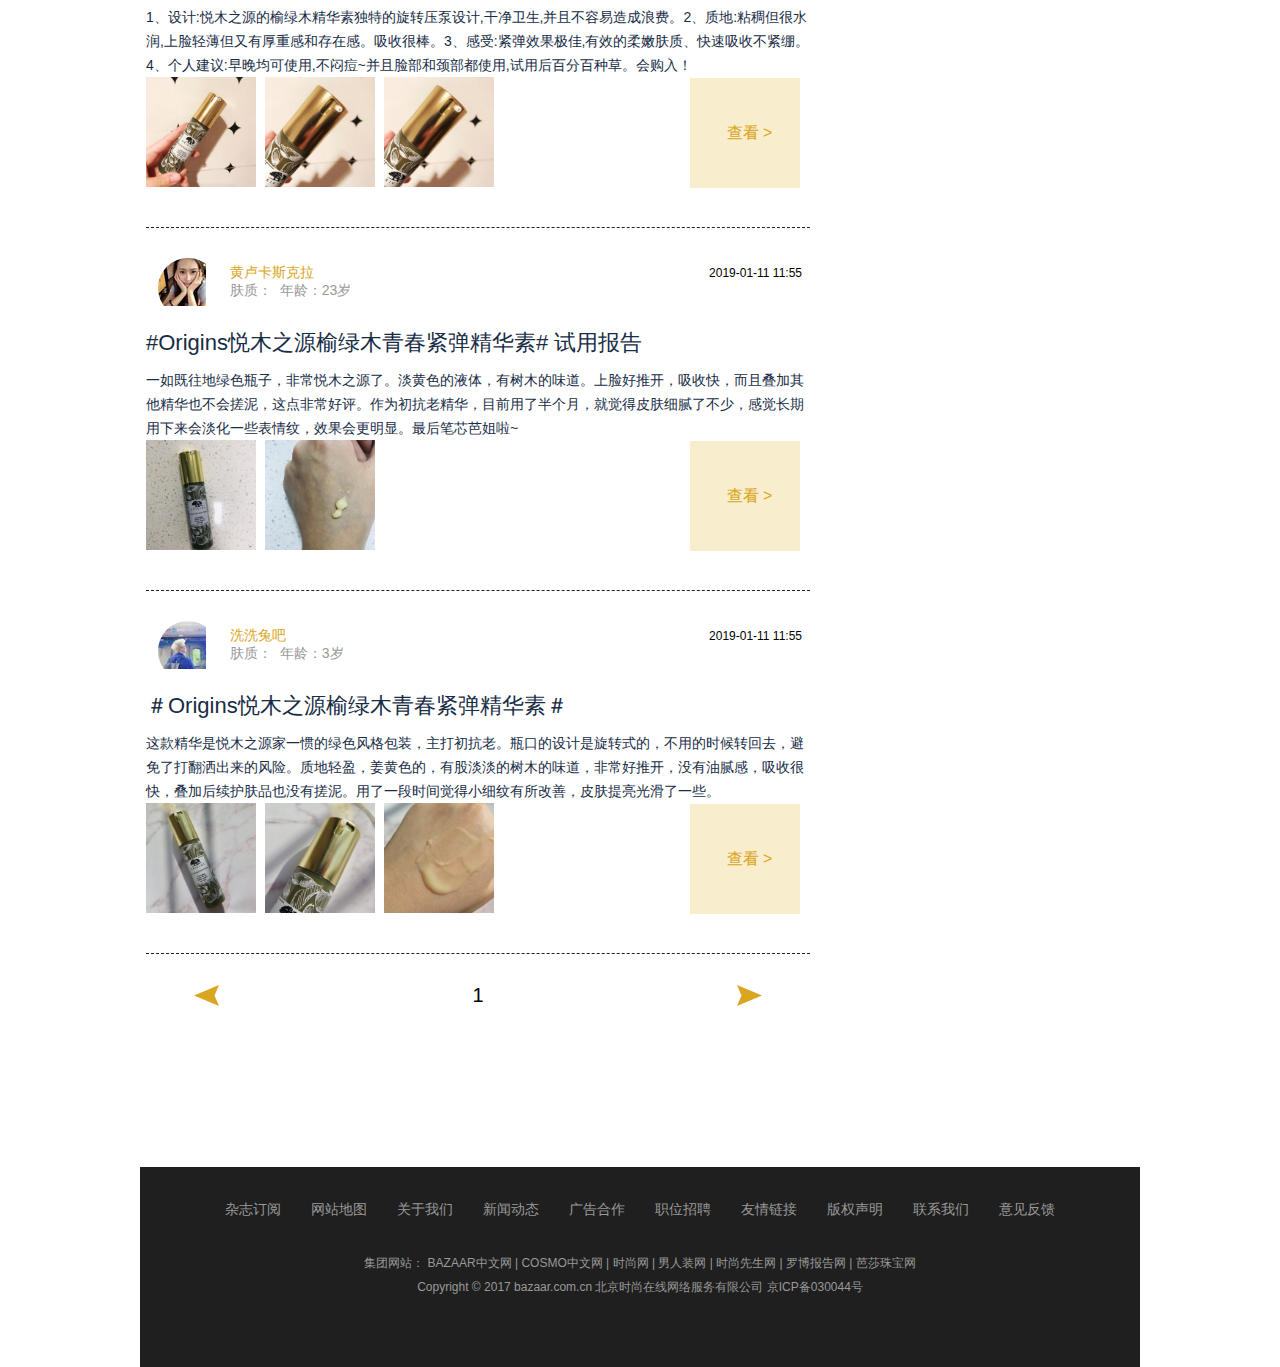
<file: details.html>
<!DOCTYPE html>
<html>
	<head>
		<meta charset="UTF-8">
		<title></title>
		<link rel="stylesheet" href="css/base.css" />
		<link rel="stylesheet" href="commonCss/header.css" />
		<link rel="stylesheet" href="commonCss/footer.css" />
		<link rel="stylesheet" href="css/login.css" />
		<link rel="stylesheet" href="css/details.css" />
		<link rel="stylesheet" href="css/trialCenter.css" />
		<script type="text/javascript" src="js/jquery.js" ></script>
		<script type="text/javascript" src="js/details.js" ></script>
	</head>
	<body>
		<section id="header"></section>
		<section id="re"></section>
		<!--apply center start-->
		<div class="apply c apply-detail">
			<!--small nav start-->
			<div class="small-nav">
				<div class="nav-t"></div>
				<div class="nav-a">
					<a href="">正在试用</a>
					<a href="">往期试用</a>
					<a href="">试用报告</a>
				</div>
			</div>
			<!--small nav end-->
			<!--pos start-->
			<div class="pos">
				您的位置：
				<a>试用中心</a>
				&nbsp;>&nbsp;
				<a>正在试用</a>
				&nbsp;>&nbsp;
				<a>Origins悦木之源榆绿木青春紧弹精华素</a>
			</div>
			<!--pos end-->
			<!--试用产品信息apply process start-->
			<div class="applying-pro">
				<div class="list-lf" id="spic">
					<img id="s" src="img/detail/1.jpg"/>
					<div id="bpic">
						<img id="b" src="img/detail/1.jpg"/>
					</div> 
					<div id="square"></div>
				</div>
				<div class="list-rt">
									<span class="pro-tit">
										<a>Origins悦木之源榆绿木青春紧弹精华素</a>
									</span>
									<div class="pro-time">
										离报告截止时间：
										<span>6</span>
										天
										<span>15</span>
										小时
									</div>
									<div class="pro-info">
										<div class="cm pro-info1">
											试用数
											<br />
											10份
										</div>
										<div class="cm pro-info2">
											热度
											<br />
											7676
										</div>
										<div class="cm pro-info3">
											规格
											<br />
											680元/48ml
										</div>
									</div>
									<div class="pro-apply">
										<a>提交报告</a>
									</div>
								</div>
			</div>
			<!--apply process end-->
			<!--main start-->
			<div class="main clearfix">
				<div class="main-left">
					<!--品牌介绍-->
					<div class="brand-info">
						<span class="info-tit"></span>
						<div class="info-desc">
							<p>产品名称：Origins悦木之源榆绿木青春紧弹精华素</p>
							<p>所属品牌：悦木之源</p>
							<p>官网链接：http://www.origins.com.cn/</p>
							<div class="brand-logo">
								<span>
									<img src="img/detail/3origins.jpg"/>
								</span>
							</div>
						</div>
					</div>
					<!--产品介绍-->
					<div class="product-info">
						<span class="info-tit"></span>
						<div class="info-desc">
							<p>
								<img src="img/detail/5big.jpg"/>
								<br />
							</p>
							<p>富含非洲榆绿木、澳洲龙头竹等植萃精华，集和海茴香，豌豆，龙头竹等20种天然植物成分，深入肌底增生微纤维结构，理顺、重整胶原蛋白、弹性纤维及透明质酸，让肌底由内而外焕活新生，肌肤充盈饱满、轮廓紧弹上扬。榆绿木被誉为非洲“灵魂之树”，树皮被土著用于伤口治愈，强力激活细胞进行自我修护，促进微纤维结构增生；龙头竹是世界上生长最快的植物之一，拥有超强天然新生力，精华成分可促进胶原蛋白增生。</p>
							<p>
								<img src="img/detail/6big.jpg"/>
								<br />
							</p>
							<p>使用方法：每日早晚洁面爽肤后，取适量均匀涂抹于面部及颈部肌肤，之后可配合榆绿木青春紧弹系列产品，加倍紧弹。</p>
							<div>
								<br />
							</div>							
						</div>
					</div>
					<!--申请成功的user-->
					<div class="users-list">
						<span class="info-tit"></span>
						<div class="info-desc">
							<span>AirKey (>^ω5c10</span>
							<span>妞妞的胖胖</span>
							<span>AUV</span>
							<span>13564943842</span>
							<span>布布-小寰5992bc0f27</span>
							<span>CharleneRuan</span>
							<span>黄miffy598c01a7c</span>
							<span>陳曦5c17176f033e5</span>
							<span>洗洗兔吧</span>
						</div>
					</div>
					<!--已申请的user-->
					<div class="applied-reports-list">
						<span class="info-tit"></span>
						<div class="info-desc">
							<div class="info-list applied-reports cur" id="reportList">
								<ul>
									<li>
										<div class="pro-commend">
											<div class="user">
												<div class="avt">
													<a href="">
														<img src="img/detail/7avatar_small.jpg" />
													</a>
												</div>
												<div class="info">
													<a class="name">AUV</a>
													<p>肤质：&nbsp;&nbsp;年龄：31岁</p>
												</div>
												<p class="time">2019-01-11 11:55</p>
											</div>
											<p class="commend-title">
												<a>＃Origins悦木之源榆绿木青春紧弹精华素＃</a>
											</p>
											<div class="commend-desc-c">
												<div class="commend-desc">
													<a>
														<p>1、设计:悦木之源的榆绿木精华素独特的旋转压泵设计,干净卫生,并且不容易造成浪费。2、质地:粘稠但很水润,上脸轻薄但又有厚重感和存在感。吸收很棒。3、感受:紧弹效果极佳,有效的柔嫩肤质、快速吸收不紧绷。4、个人建议:早晚均可使用,不闷痘~并且脸部和颈部都使用,试用后百分百种草。会购入！</p>
														<img src="img/detail/10.jpg"/>
														<img src="img/detail/11.jpg"/>
														<img src="img/detail/11.jpg"/>
													</a>
												</div>
												<a class="commend-more">&nbsp;&nbsp;查看&nbsp;></a>
											</div>
										</div>
									</li>
									<li>
										<div class="pro-commend">
											<div class="user">
												<div class="avt">
													<a href="">
														<img src="img/detail/8avatar_small.jpg" />
													</a>
												</div>
												<div class="info">
													<a class="name">黄卢卡斯克拉</a>
													<p>肤质：&nbsp;&nbsp;年龄：23岁</p>
												</div>
												<p class="time">2019-01-11 11:55</p>
											</div>
											<p class="commend-title">
												<a>#Origins悦木之源榆绿木青春紧弹精华素# 试用报告</a>
											</p>
											<div class="commend-desc-c">
												<div class="commend-desc">
													<a>
														<p>一如既往地绿色瓶子，非常悦木之源了。淡黄色的液体，有树木的味道。上脸好推开，吸收快，而且叠加其他精华也不会搓泥，这点非常好评。作为初抗老精华，目前用了半个月，就觉得皮肤细腻了不少，感觉长期用下来会淡化一些表情纹，效果会更明显。最后笔芯芭姐啦~</p>
														<img src="img/detail/13.jpg"/>
														<img src="img/detail/14.jpg"/>
														
													</a>
												</div>
												<a class="commend-more">&nbsp;&nbsp;查看&nbsp;></a>
											</div>
										</div>
									</li>
									<li>
										<div class="pro-commend">
											<div class="user">
												<div class="avt">
													<a href="">
														<img src="img/detail/9avatar_small.jpg" />
													</a>
												</div>
												<div class="info">
													<a class="name">洗洗兔吧</a>
													<p>肤质：&nbsp;&nbsp;年龄：3岁</p>
												</div>
												<p class="time">2019-01-11 11:55</p>
											</div>
											<p class="commend-title">
												<a>＃Origins悦木之源榆绿木青春紧弹精华素＃</a>
											</p>
											<div class="commend-desc-c">
												<div class="commend-desc">
													<a>
														<p>这款精华是悦木之源家一惯的绿色风格包装，主打初抗老。瓶口的设计是旋转式的，不用的时候转回去，避免了打翻洒出来的风险。质地轻盈，姜黄色的，有股淡淡的树木的味道，非常好推开，没有油腻感，吸收很快，叠加后续护肤品也没有搓泥。用了一段时间觉得小细纹有所改善，皮肤提亮光滑了一些。</p>
														<img src="img/detail/15.jpeg"/>
														<img src="img/detail/16.jpeg"/>
														<img src="img/detail/17.jpeg"/>
													</a>
												</div>
												<a class="commend-more">&nbsp;&nbsp;查看&nbsp;></a>
											</div>
										</div>
									</li>
								</ul>
								<!--产品分页-->
								<div class="paging">
									<a class="prev"></a>
									<div class="page-num">
										<a class="current">1</a>
									</div>
									<a class="next"></a>
								</div>
								<!--产品分页 end-->
							</div>
						</div>
					</div>
				</div>
				<div class="main-right">
				<div class="current-apply">
					<span class="apply-title-c"></span>
					<div class="c-main">
						<ul>
							<li>
								<div class="pro-info">
									<div class="list-lf">
									<a>
										<img src="img/trialCenter/4.jpg"/>
									</a>
								</div>
								<div class="list-rt">
									<span class="pro-tit">
										<a>BABOR芭宝保湿滋润安瓶精华液</a>
									</span>							
									<div class="pro-info">
										<div class="cm pro-info1">
											试用数
											<br />
											10份
										</div>
										<div class="cm pro-info2">
											热度
											<br />
											7676
										</div>
										<div class="cm pro-info3">
											规格
											<br />
											48ml
										</div>
									</div>
									
								</div>
								</div>
								<div class="pro-apply">
										<a>申请试用</a>
									</div>
							</li>
							<li>
								<div class="pro-info">
									<div class="list-lf">
									<a>
										<img src="img/trialCenter/5.jpg"/>
									</a>
								</div>
								<div class="list-rt">
									<span class="pro-tit">
										<a>CPB肌肤之钥立体紧颜精华乳</a>
									</span>
									<div class="pro-info">
										<div class="cm pro-info1">
											试用数
											<br />
											10份
										</div>
										<div class="cm pro-info2">
											热度
											<br />
											7676
										</div>
										<div class="cm pro-info3">
											规格
											<br />
											中样
										</div>
									</div>
									
								</div>
								</div>
								<div class="pro-apply">
										<a>申请试用</a>
									</div>
							</li>
						</ul>
					</div>
				</div>
				</div>
			</div>
			<!--main end-->
		</div>
		<!--apply center end-->
		<!--footer start-->
		<section id="footer"></section>
		<!--footer end -->
	</body>
</html>
</file>
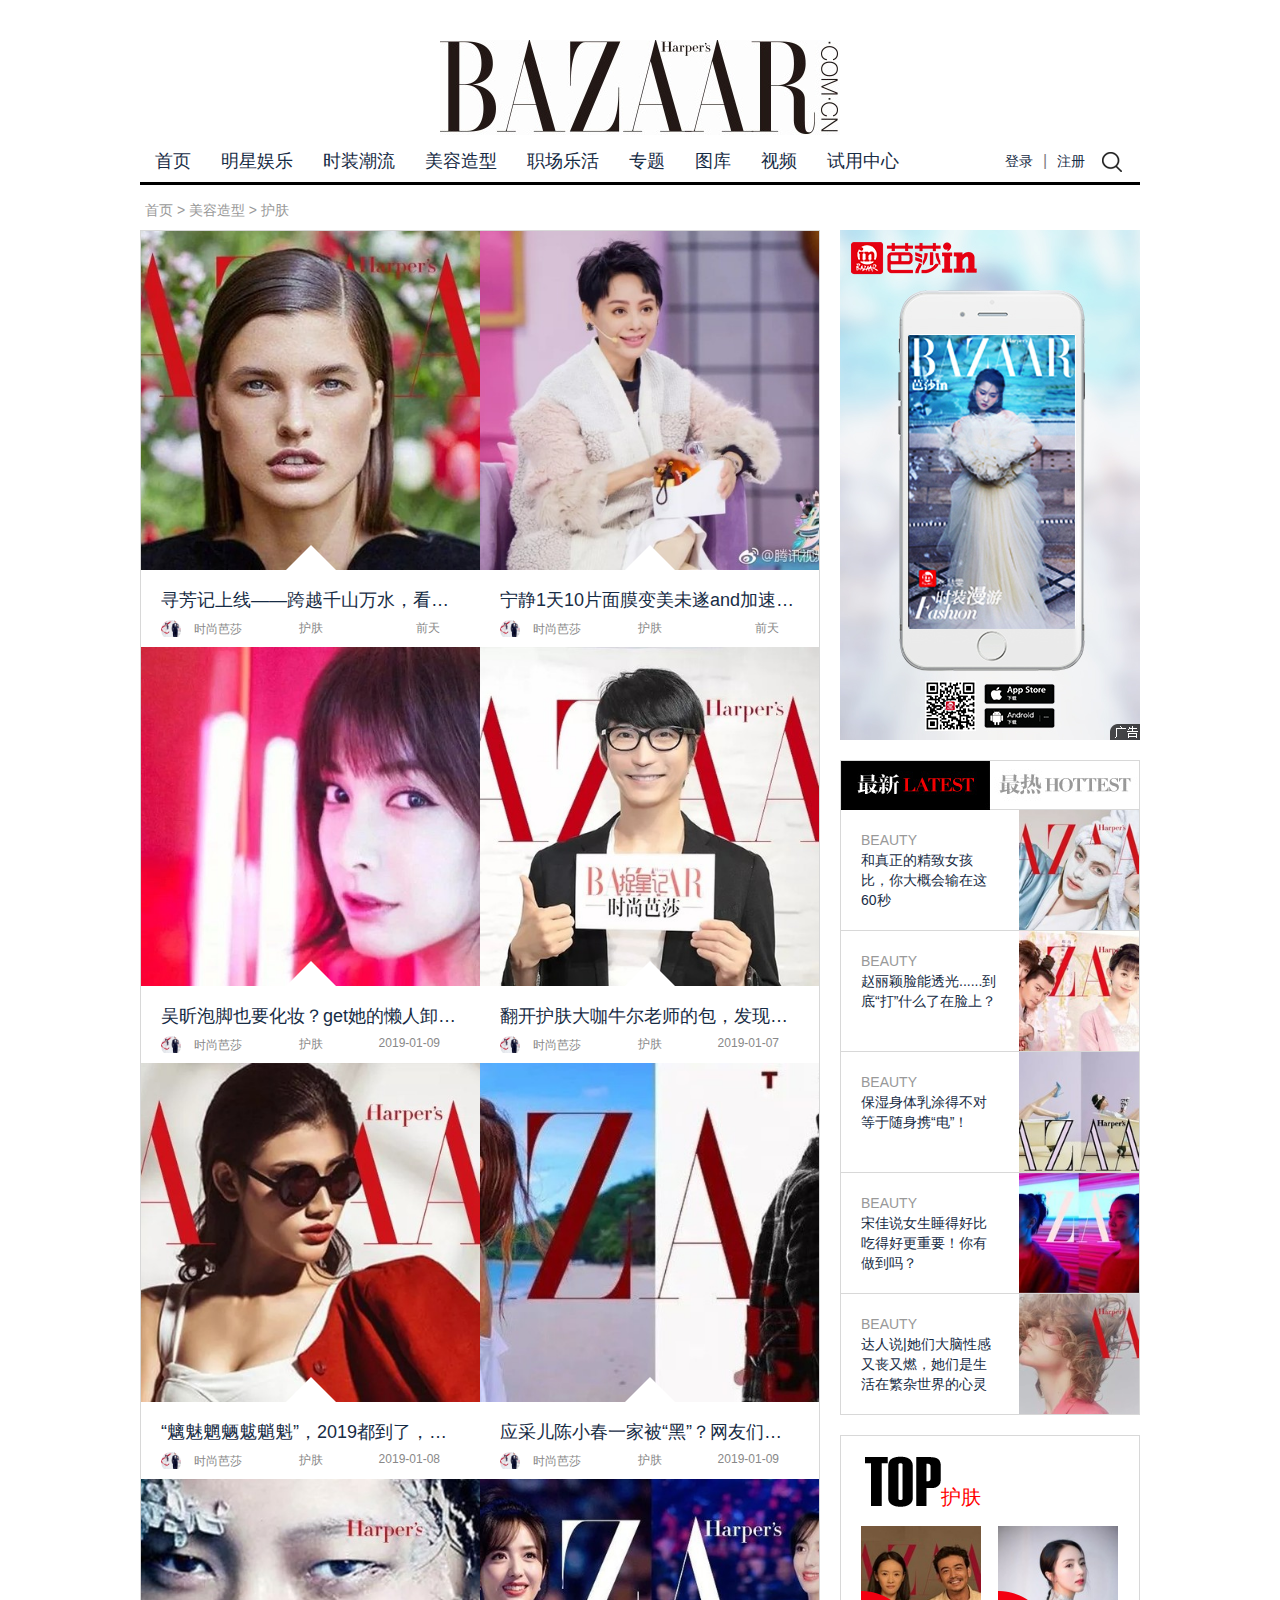
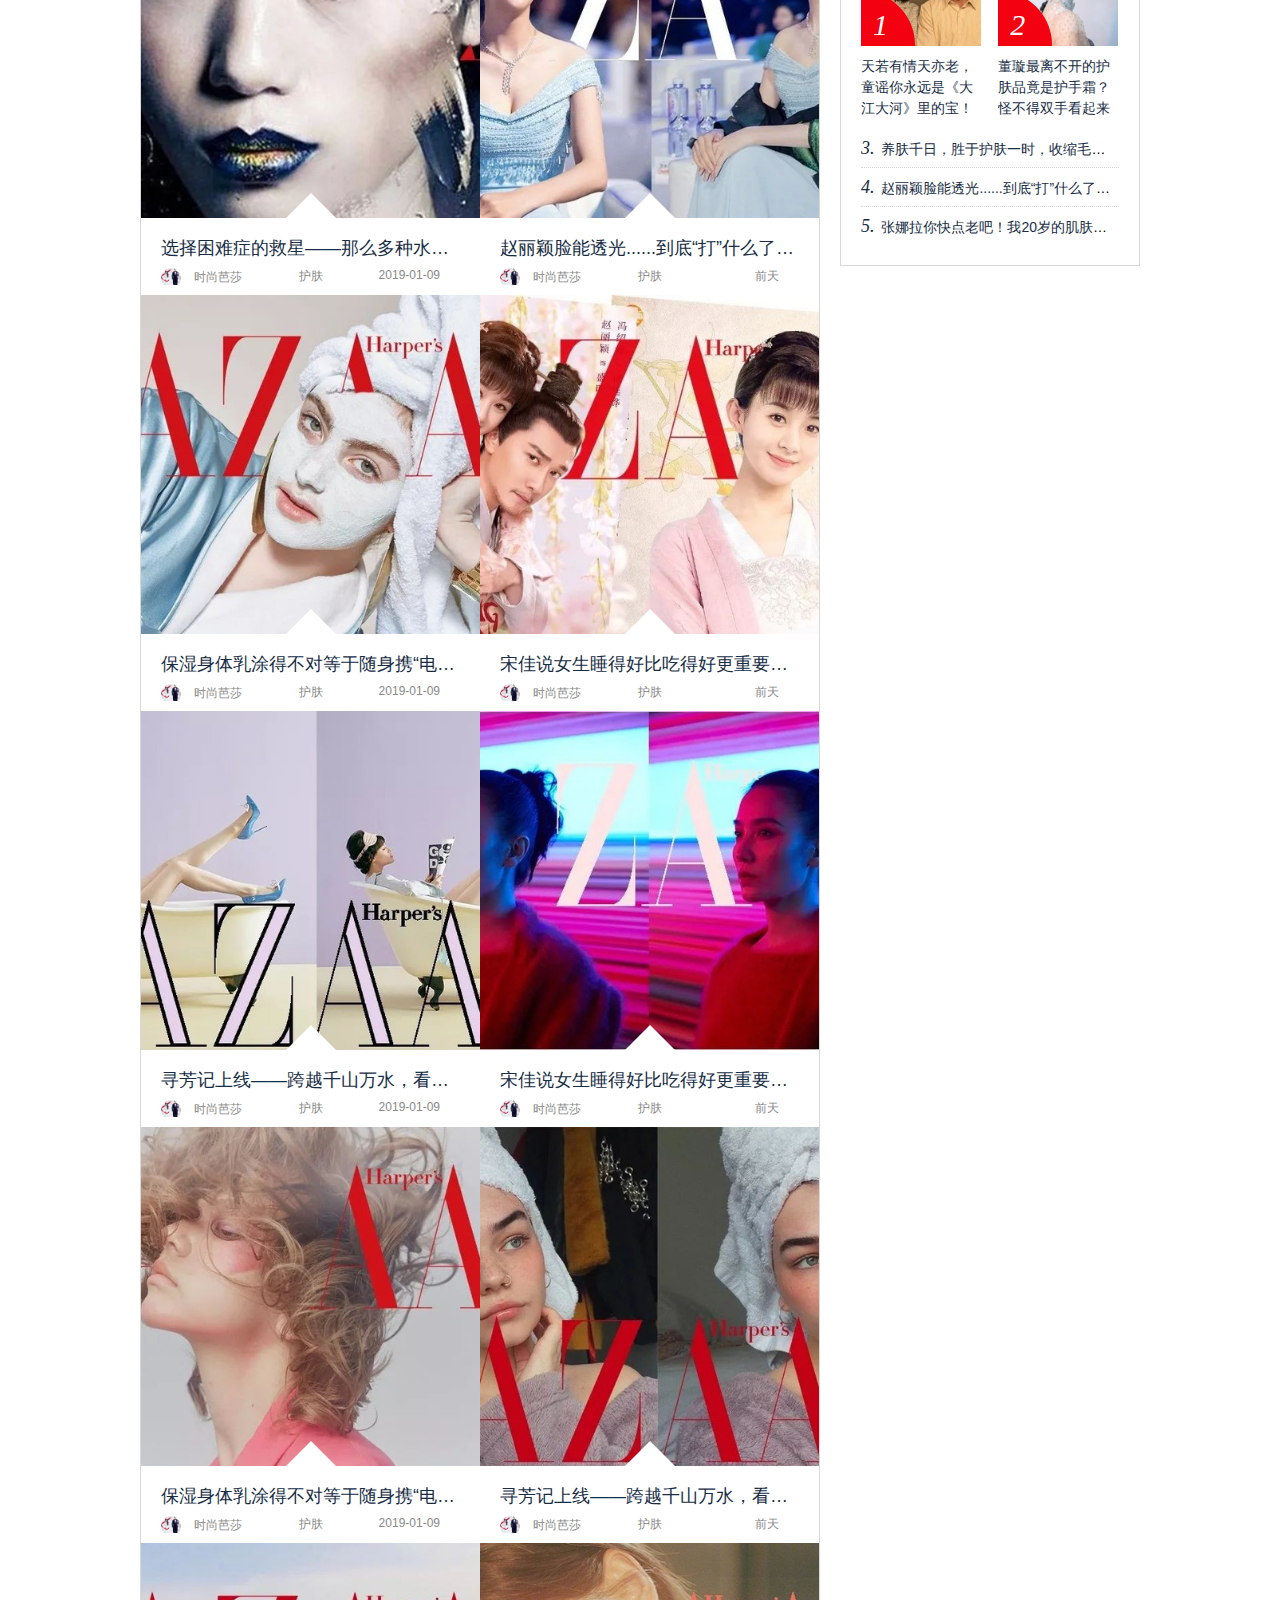
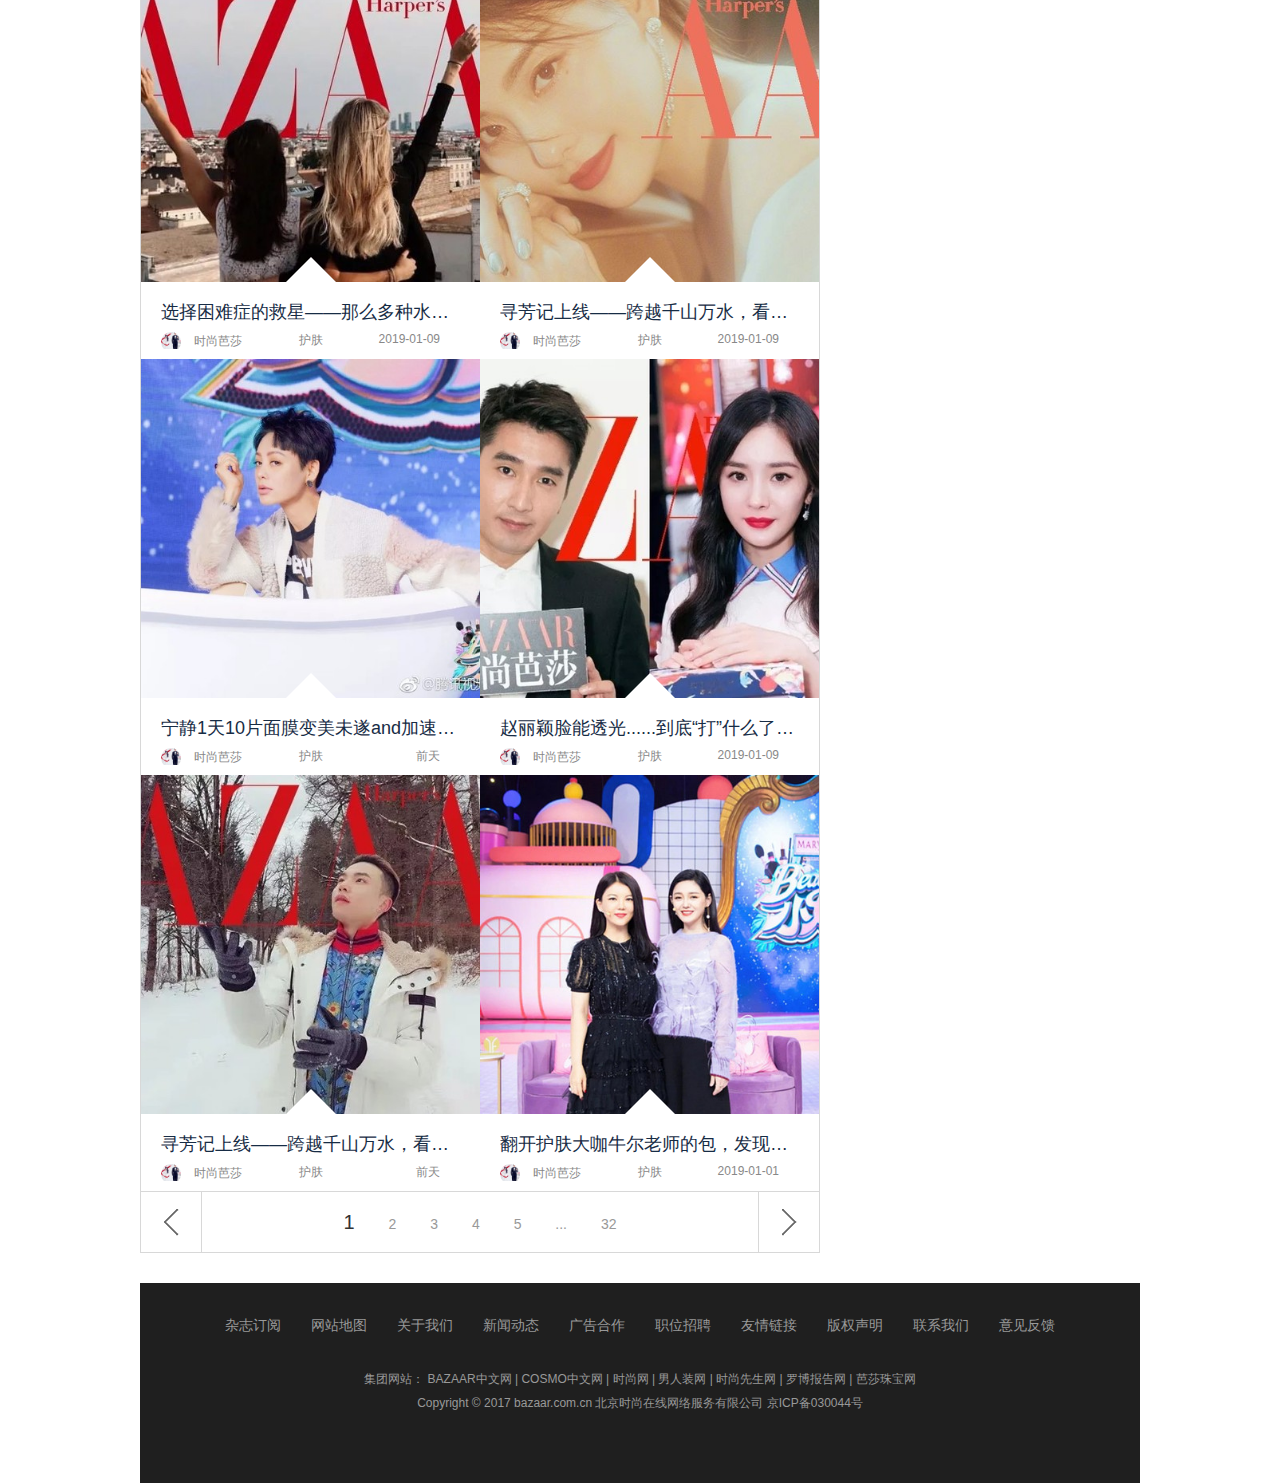
<file: list.html>
<!DOCTYPE html>
<html>
	<head>
		<meta charset="UTF-8">
		<title></title>
		<link rel="stylesheet" href="css/base.css" />
		<link rel="stylesheet" href="commonCss/header.css" />
		<link rel="stylesheet" href="commonCss/footer.css" />
		<link rel="stylesheet" href="css/login.css" />
		<link rel="stylesheet" href="css/list.css" />
		<link rel="stylesheet" href="css/first.css" />
		<script type="text/javascript" src="js/jquery.js" ></script>
		<script type="text/javascript" src="js/list.js" ></script>
	</head>
	<body>
		<section id="header"></section>
		<section id="re"></section>
		<!--crumbs  start-->
		<div class="crumbs c">
			<a href="">首页</a>
			>
			<a href="">美容造型</a>
			>
			<a href="">护肤</a>
		</div>
		<!--crumbs  end-->
		<!--content start-->
		<div class="content clearfix list-content c">
		<!--left container start-->
		<div class="list-left-container">
			<div class="left-sticky">
				<!--列表 start-->
				<div class="channel-list clearfix">
					<ul class="clearfix" id="ul-cl">
						<li>
							<div class="img-cl">
								<a>
									<img src="img/listLeftBig/1.jpg"/>
								</a>
								<span class="caret"></span>
							</div>
							<div class="edge-cl">
								<p class="name-cl">
									<a>寻芳记上线——跨越千山万水，看看他们都寻到了什么宝贝</a>
								</p>
								<div class="source-cl">
									<a class="avatar-cl">
										<img src="img/listLeftBig/21.jpg"/>
										时尚芭莎
									</a>
									<a>护肤</a>
									<span class="time-cl">前天</span>
								</div>
							</div>
						</li>
					</ul>
				</div>
				<!--列表 end-->
				<div class="pager">
					<div class="next">
						<a>
							<span class="ico"></span>
						</a>
					</div>
					<div class="prv">
						<a>
							<span class="ico"></span>
						</a>
					</div>
					<a href="" class="active">1</a>
					<a href="">2</a>
					<a href="">3</a>
					<a href="">4</a>
					<a href="">5</a>
					<a href="">...</a>
					<a href="">32</a>
				</div>
			</div>
		</div>
		<!--left container end-->
		<!--right container start-->
		<div class="list-right-container" id="listRight">
			<div class="sidebar-sticky sticky-active">
				<div class="right-sticky sticky">
					<div class="advertising block">
						<div class="ad-icon" style="right: 0px;bottom: 0px;"></div>
						<a>
							<img src="img/listRight/1.jpg" width="300" height="510"/>
						</a>
					</div>
					<div class="new-hot block">
						<ul class="nav-nh clearfix">
							<li class="active">
								<h2 class="new-nh">最新</h2>
							</li>
							<li>
								<h2 class="hot-nh">最新</h2>
							</li>
						</ul>
						<div class="box-nh">
							<ul class="list-nh active">
								<li class="clearfix">
									<a>
										<img src="img/listRight/2.jpg" height="150" width="150"/>
									</a>
									<div class="txt-ig">
										<a>
											<span>
												BEAUTY
											</span>
											和真正的精致女孩比，你大概会输在这60秒							
										</a>
									</div>
								</li>
								<li class="clearfix">
									<a>
										<img src="img/listRight/3.jpg" height="150" width="150"/>
									</a>
									<div class="txt-ig">
										<a>
											<span>
												BEAUTY
											</span>
											赵丽颖脸能透光......到底“打”什么了在脸上？													
										</a>
									</div>
								</li>
								<li class="clearfix">
									<a>
										<img src="img/listRight/4.jpg" height="150" width="150"/>
									</a>
									<div class="txt-ig">
										<a>
											<span>
												BEAUTY
											</span>
											保湿身体乳涂得不对等于随身携“电”！							
										</a>
									</div>
								</li>
								<li class="clearfix">
									<a>
										<img src="img/listRight/5.jpg" height="150" width="150"/>
									</a>
									<div class="txt-ig">
										<a>
											<span>
												BEAUTY
											</span>
											宋佳说女生睡得好比吃得好更重要！你有做到吗？													
										</a>
									</div>
								</li>
								<li class="clearfix">
									<a>
										<img src="img/listRight/6.jpg" height="150" width="150"/>
									</a>
									<div class="txt-ig">
										<a>
											<span>
												BEAUTY
											</span>
											达人说|她们大脑性感又丧又燃，她们是生活在繁杂世界的心灵捕手!													
										</a>
									</div>
								</li>
							</ul>
						</div>
					</div>
					<div class="rule-hot">
						<h2 class="rule-title">护肤</h2>
						<ol class="rule-list">
							<li class="rule-top first">
								<a class="rule-img">
									<span class="rule-num">1</span>
									<img src="img/listRight/7.jpg" width="140" height="140"/>
								</a>
								<a>天若有情天亦老，童谣你永远是《大江大河》里的宝！</a>
							</li>
							<li class="rule-top">
								<a class="rule-img">
									<span class="rule-num">2</span>
									<img src="img/listRight/8.jpg" width="140" height="140"/>
								</a>
								<a>董璇最离不开的护肤品竟是护手霜？怪不得双手看起来减龄10岁！</a>
							</li>
							<li>
								<a>
									<span class="rule-num">3.</span>
									养肤千日，胜于护肤一时，收缩毛孔的真相在这里
								</a>
							</li>
							<li>
								<a>
									<span class="rule-num">4.</span>
									赵丽颖脸能透光......到底“打”什么了在脸上？
								</a>
							</li>
							<li>
								<a>
									<span class="rule-num">5.</span>
									张娜拉你快点老吧！我20岁的肌肤要输给你了......
								</a>
							</li>
						</ol>
					</div>
				</div>
			</div>
		</div>
		<!--right container end-->
		</div>
		<!--content end-->
		<!--footer start-->
		<section id="footer"></section>
		<!--footer end-->
		<!--scroll bar start-->
		<div class="scroll-bar">
			<div class="scroll-nav">
				<div class="scroll-nav-link sina">
					<a></a>
				</div>
				<div class="scroll-nav-link wechat">
					<div class="scroll-qr wechat-qr">
						<img src="img/scrollbar/1.jpg" />
					</div>
				</div>
				<div class="scroll-nav-link in">
					<div class="scroll-qr in-qr">
						<img src="img/scrollbar/2.png" />
					</div>
				</div>
				<div class="scroll-nav-link scroll-top" id="scrollTop"></div>
			</div>
		</div>
		<!--scroll bar end-->
	</body>
</html>
</file>
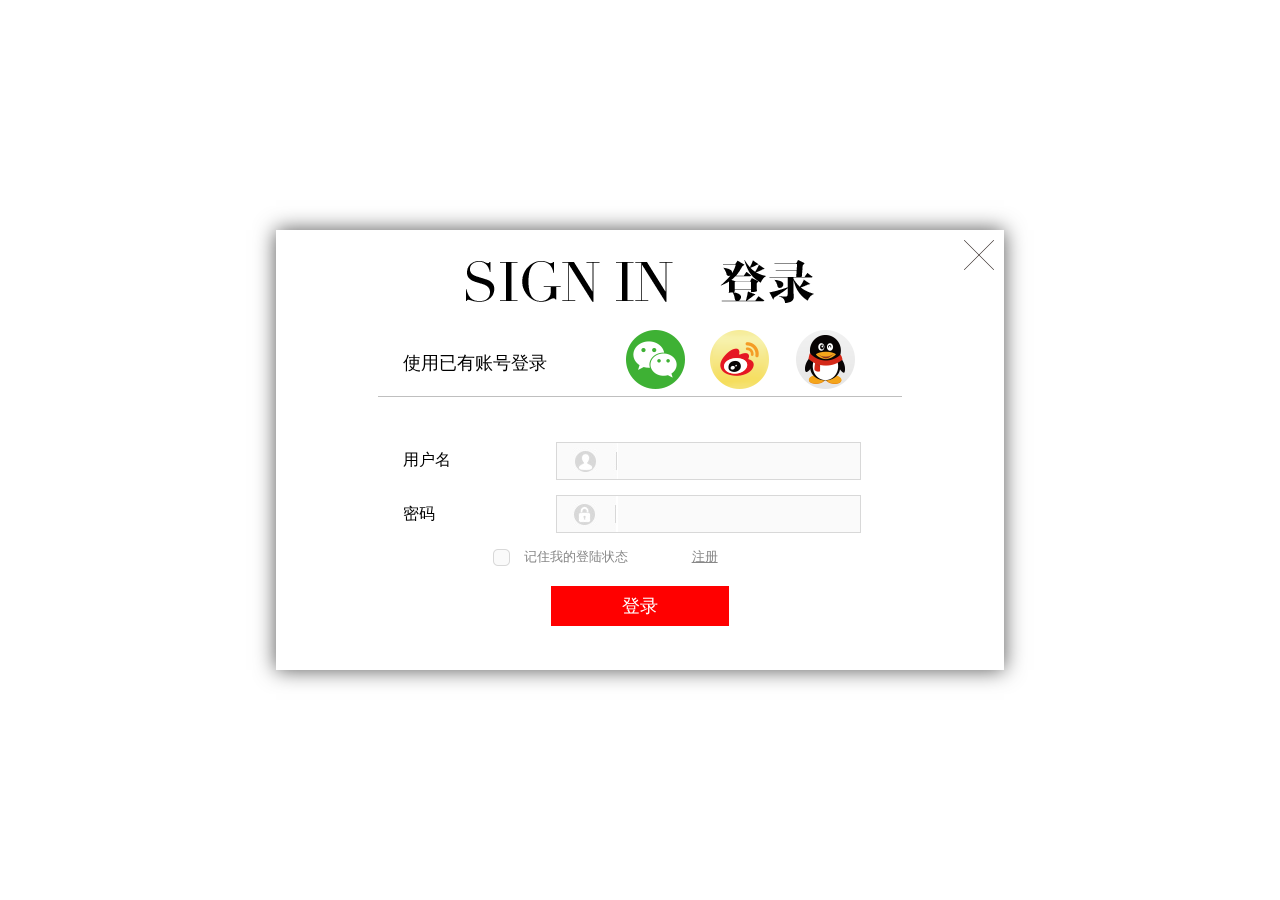
<file: login.html>
<!DOCTYPE html>
<html>
	<head>
		<meta charset="utf-8" />
		<link rel="stylesheet" href="css/base.css" />
		<link rel="stylesheet" href="css/login.css" />
		<script type="text/javascript" src="js/jquery.js" ></script>
		<title></title>
	</head>
	<body>
		<div class="mask-layer"></div>
		<div class="login">
			<a class="close"></a>
			<h2>登录</h2>
			<div class="box">
				<div class="other">
					<span>使用已有账号登录</span>
					<a class="wx" href=""></a>
					<a class="sina" href=""></a>
					<a class="qq" href=""></a>
				</div>
				<p class="error"></p>
				<form class="login-form">
					<div class="username form-txt">
						<label>用户名</label>
						<input type="text" class="p-input" />
					</div>
					<div class="password form-txt">
						<label>密码</label>
						<input type="password" class="p-input" />
					</div>
					<div class="login-info">
						<p class="checkbox" id="checkP">
							<span></span>
							记住我的登陆状态
							<input type="checkbox" class="auto-login" />
						</p>
						<a>注册</a>
					</div>
					<input type="button" class="submit-btn" value="登录" />
				</form>
			</div>
		</div>
		<script>
			$('#checkP').click(function(){
					$('#checkP span').toggleClass('checked');
			})
		</script>
	</body>
</html>
</file>
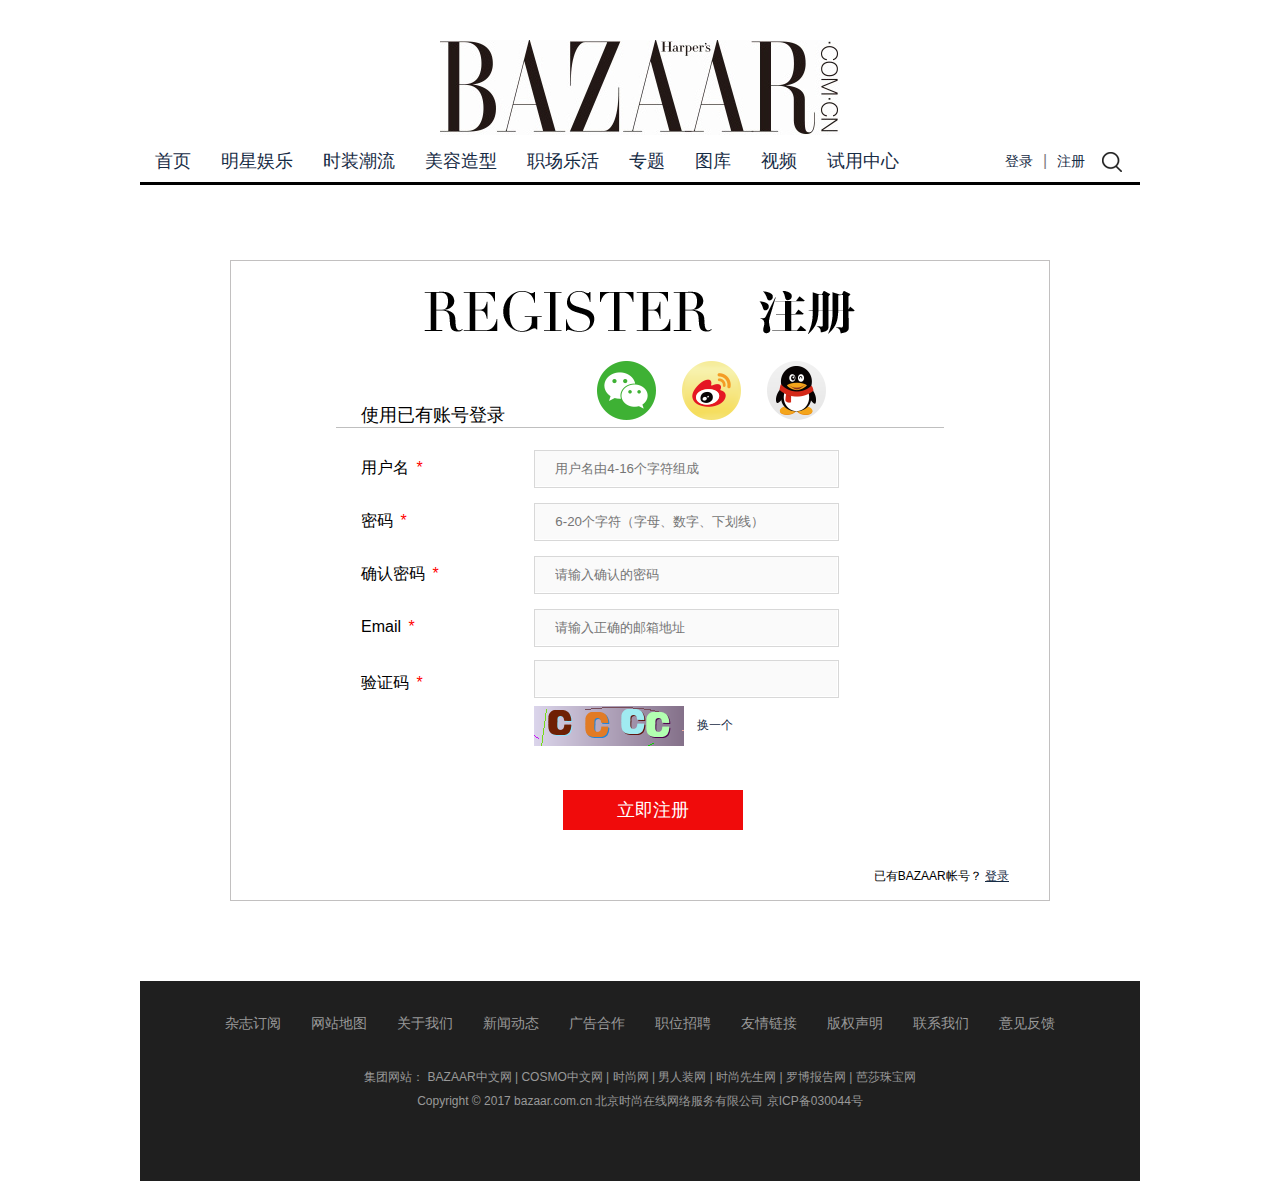
<file: register.html>
<!DOCTYPE html>
<html>
	<head>
		<meta charset="UTF-8">
		<title></title>
		<link rel="stylesheet" href="css/base.css" />
		<link rel="stylesheet" href="commonCss/header.css" />
		<link rel="stylesheet" href="commonCss/footer.css" />
		<link rel="stylesheet" href="css/login.css" />
		<link rel="stylesheet" href="css/register.css" />
		<script type="text/javascript" src="js/jquery.js" ></script>
		<script type="text/javascript" src="js/register.js" ></script>
	</head>
	<body>
		<section id="header"></section>
		<section id="re"></section>
		<!--register  start-->
		<div class="content">
			<div class="register-cnt">
				<h2>注册</h2>
				<div class="other">
					<span>使用已有账号登录</span>
					<a href="" class="wx"></a>
					<a href="" class="sina"></a>
					<a href="" class="qq"></a>
				</div>
				<form class="form-box register-form">
					<div class="items">
						<label for>
							用户名
							<i>*</i>
						</label>
						<p class="common-input">
							<input type="text" placeholder="用户名由4-16个字符组成"/>
							<!--<span class="placeholder">用户名由4-16个字符组成</span>-->							
						</p>
						<span class="error01">用户格式不正确</span>
					</div>
					<div class="items">
						<label for>
							密码
							<i>*</i>
						</label>
						<p class="common-input">
							<input type="password" placeholder="6-20个字符（字母、数字、下划线）"/>
							<!--<span class="placeholder">6-20个字符（字母、数字、下划线）</span>-->							
						</p>
						<span class="error01">密码格式不正确</span>
					</div>
					<div class="items pwd-items">
						<label for>
							确认密码
							<i>*</i>
						</label>
						<p class="common-input">
							<input type="password" placeholder="请输入确认的密码"/>
							<!--<span class="placeholder">请输入确认的密码</span>-->							
						</p>
						<span class="error01">密码不一致</span>
					</div>
					<div class="items">
						<label for>
							Email
							<i>*</i>
						</label>
						<p class="common-input">
							<input type="text" placeholder="请输入正确的邮箱地址"/>
							<!--<span class="placeholder">请输入正确的邮箱地址</span>-->							
						</p>
						<span class="error01">邮箱格式不正确</span>
					</div>
					<div class="items code-items">
						<label for>
							验证码
							<i>*</i>
						</label>
						<p class="common-input">
							<input type="text" />											
						</p>
						<span class="error"></span>
						<img class="yzm" src="img/register/2index.png"/>
						<a class="refresh-code">换一个</a>
					</div>
					<a class="common-btn submit-btn">立即注册</a>
				</form>
				<p class="bt">
					已有BAZAAR帐号？
					<a>登录</a>
				</p>
			</div>
		</div>
		<!--register  end-->
		
		<!--footer start-->
		<section id="footer"></section>
		<!--footer end-->
	</body>
</html>
</file>
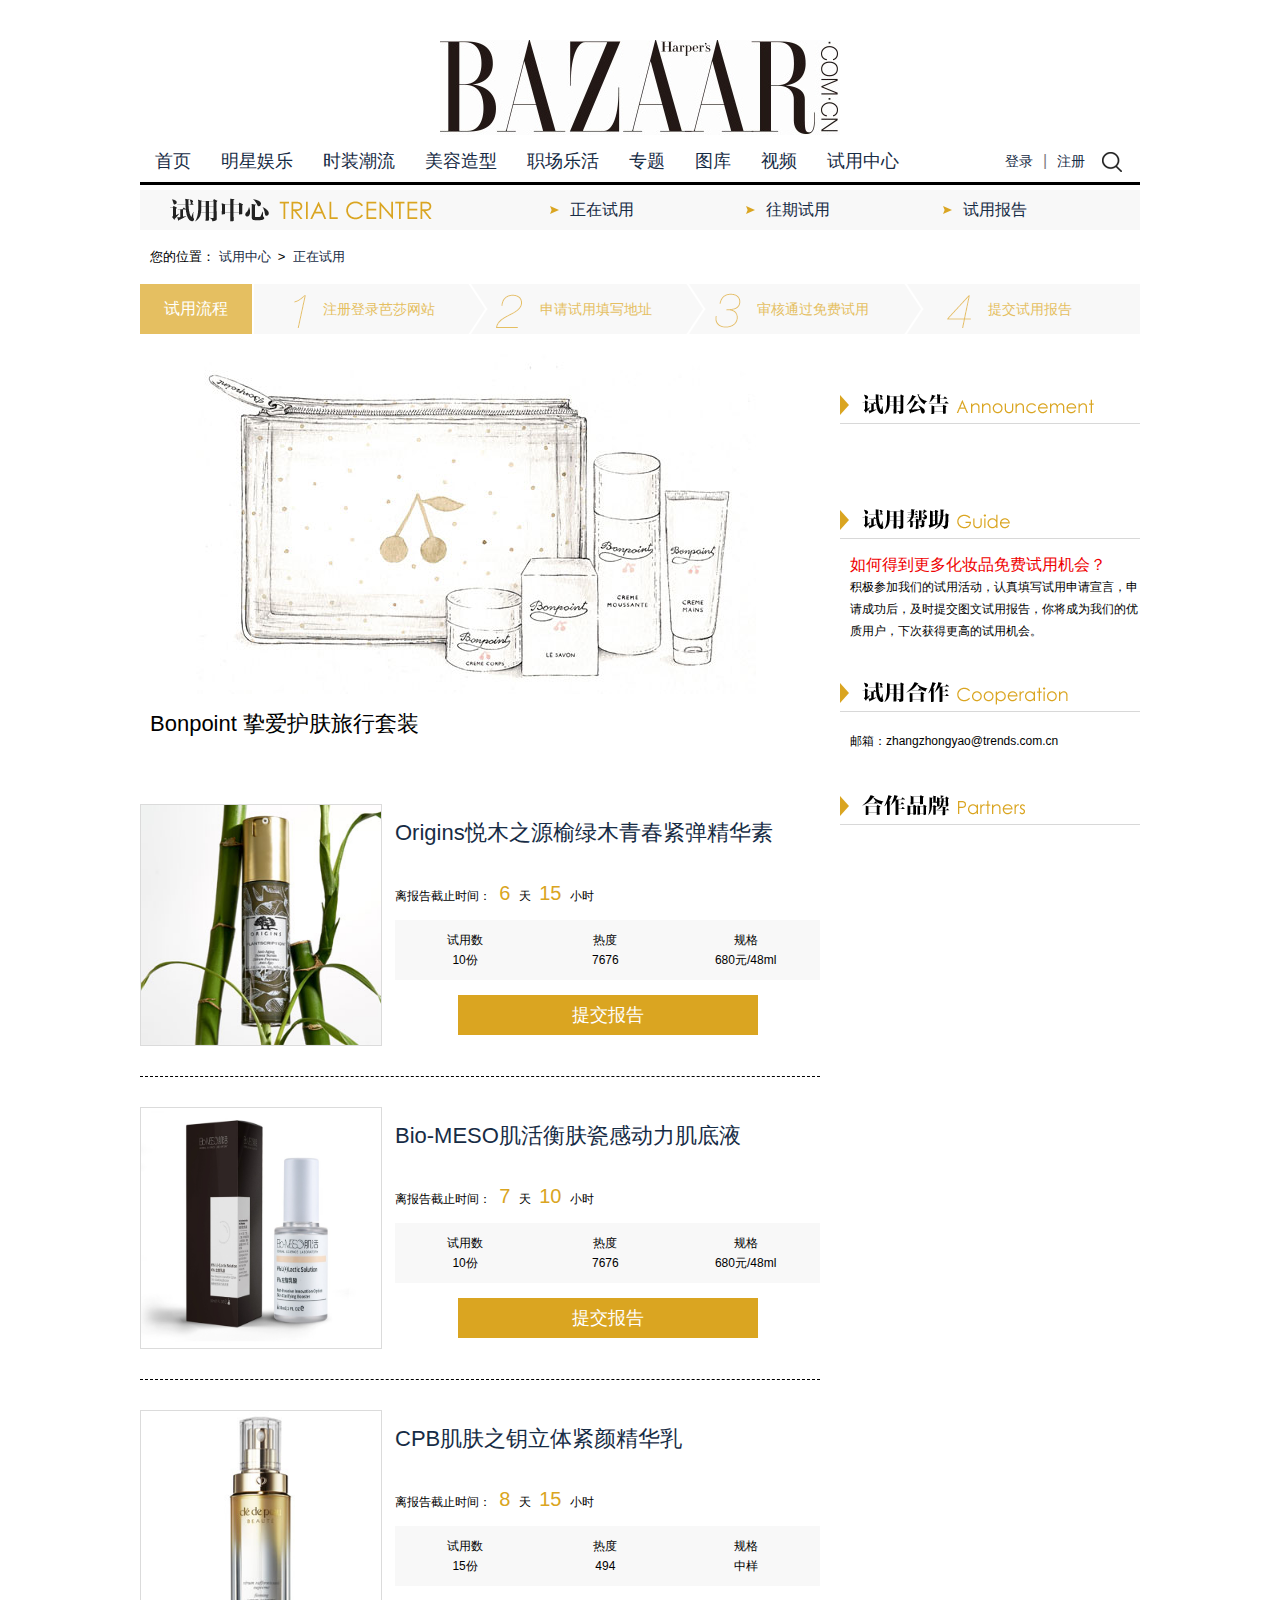
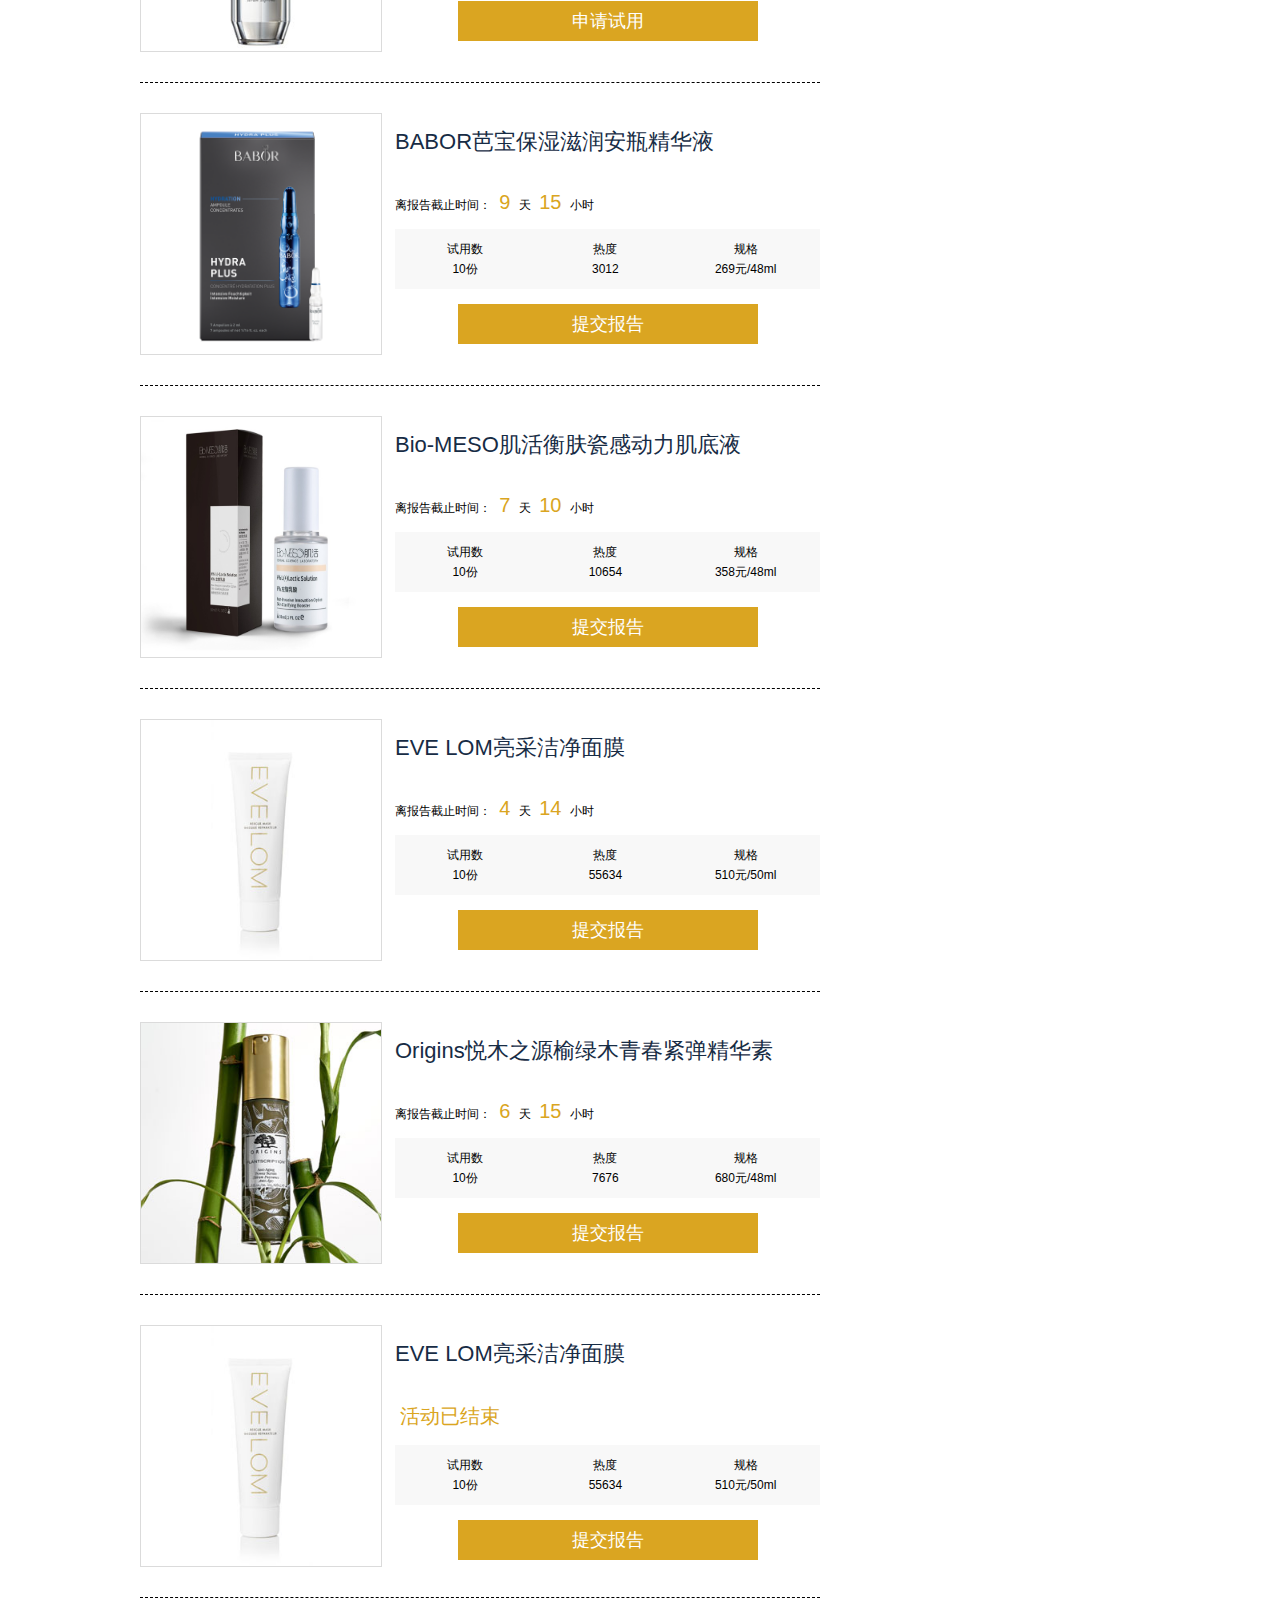
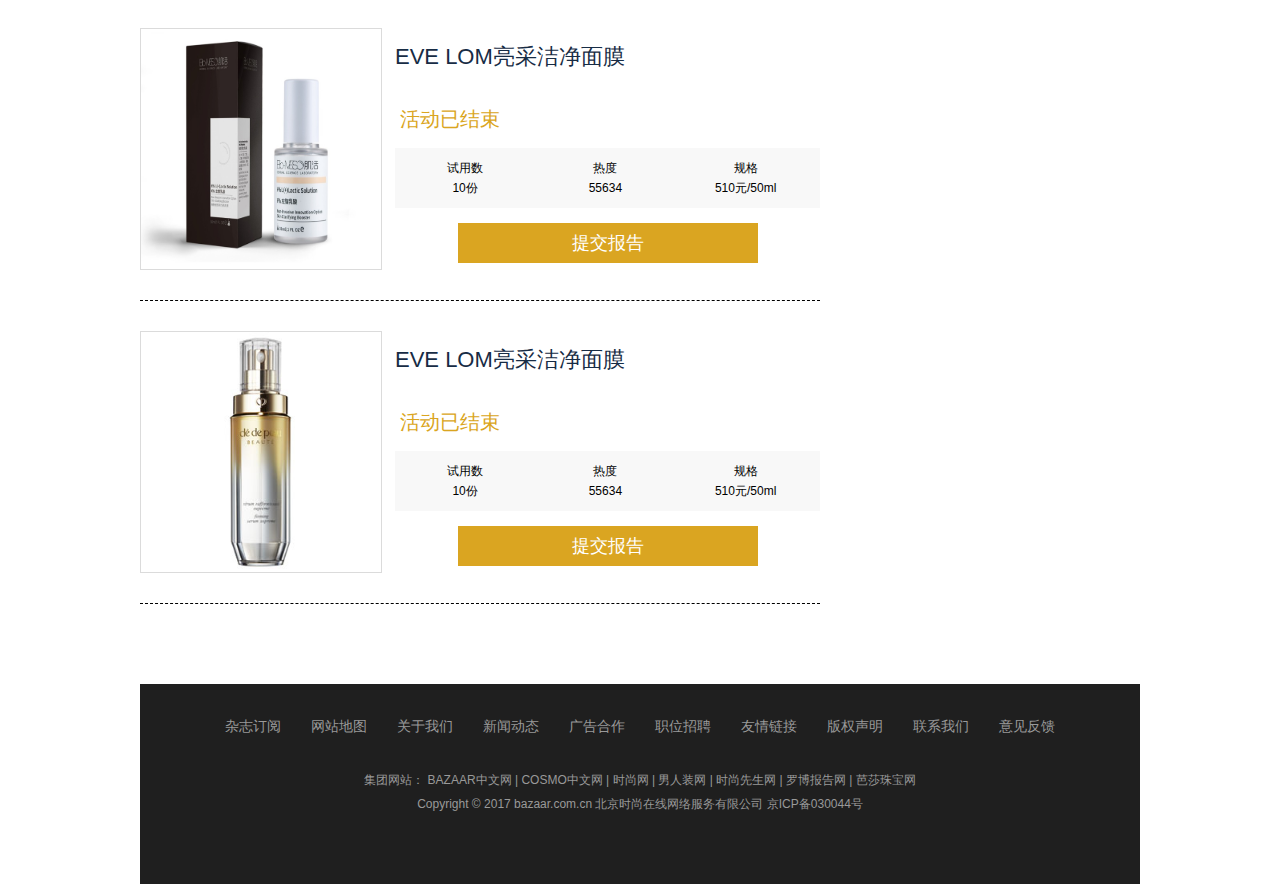
<file: trialCenter.html>
<!DOCTYPE html>
<html>
	<head>
		<meta charset="UTF-8">
		<title></title>
		<link rel="stylesheet" href="css/base.css" />
		<link rel="stylesheet" href="commonCss/header.css" />
		<link rel="stylesheet" href="commonCss/footer.css" />
		<link rel="stylesheet" href="css/login.css" />
		<link rel="stylesheet" href="css/trialCenter.css" />
		<script type="text/javascript" src="js/jquery.js" ></script>
		<script type="text/javascript" src="js/trialCenter.js" ></script>
	</head>
	<body>
		<section id="header"></section>
		<section id="re"></section>
		<!--apply center start-->
		<div class="apply c">
			<!--small nav start-->
			<div class="small-nav">
				<div class="nav-t"></div>
				<div class="nav-a">
					<a href="">正在试用</a>
					<a href="">往期试用</a>
					<a href="">试用报告</a>
				</div>
			</div>
			<!--small nav end-->
			<!--pos start-->
			<div class="pos">
				您的位置：
				<a>试用中心</a>
				&nbsp;>&nbsp;
				<a>正在试用</a>
			</div>
			<!--pos end-->
			<!--apply process start-->
			<div class="apply-process">
				<div class="process-t">试用流程</div>
				<ul class="process-list">
					<li>注册登录芭莎网站</li>
					<li>申请试用填写地址</li>
					<li>审核通过免费试用</li>
					<li>提交试用报告</li>
				</ul>
			</div>
			<!--apply process end-->
			<!--main start-->
			<div class="main clearfix">
				<div class="main-left">
					<div class="left-focus">
						<a>
						<img src="img/trialCenter/4big.jpg" />
					</a>
					<div class="focus-word">
						<span class="focus-tit">Bonpoint 挚爱护肤旅行套装</span>
					</div>
					</div>					
					<div class="left-list">
						<ul id="aUl">
							<li>
								<div class="list-lf">
									<a>
										<img src="img/trialCenter/1.jpg"/>
									</a>
								</div>
								<div class="list-rt">
									<span class="pro-tit">
										<a>Origins悦木之源榆绿木青春紧弹精华素</a>
									</span>
									<div class="pro-time">
										离报告截止时间：
										<span>6</span>
										天
										<span>15</span>
										小时
									</div>
									<div class="pro-info">
										<div class="cm pro-info1">
											试用数
											<br />
											10份
										</div>
										<div class="cm pro-info2">
											热度
											<br />
											7676
										</div>
										<div class="cm pro-info3">
											规格
											<br />
											680元/48ml
										</div>
									</div>
									<div class="pro-apply">
										<a>提交报告</a>
									</div>
								</div>
							</li>
						</ul>
					</div>
				</div>
				<div class="main-right">
					<div class="userPanel"></div>
					<div class="apply-notice">
						<span class="apply-title-c"></span>
						<div class="c-main">
							<div class="ad-list">
								<ul></ul>
							</div>
						</div>
					</div>
					<div class="apply-help">
						<span class="apply-title-c"></span>
						<div class="c-main">
							<p class="help-t">如何得到更多化妆品免费试用机会？</p>
							<p class="help-c">积极参加我们的试用活动，认真填写试用申请宣言，申请成功后，及时提交图文试用报告，你将成为我们的优质用户，下次获得更高的试用机会。</p>
						</div>
					</div>
					<div class="apply-coop">
						<span class="apply-title-c"></span>
						<div class="c-main">
							<p>邮箱：zhangzhongyao@trends.com.cn</p>
						</div>
					</div>
					<div class="apply-brands">
						<span class="apply-title-c"></span>
						<div class="c-main">
						</div>
					</div>
				</div>
			</div>
			<!--main end-->
		</div>
		<!--apply center end-->
		<!--footer start-->
		<section id="footer"></section>
		<!--footer end-->
	</body>
</html>
</file>
<file: css/base.css>
body,ol,ul,h1,h2,h3,h4,h5,h6,p,th,td,dl,dd,form,fieldset,legend,input,textarea,select{margin:0;padding:0}
body{font:12px "微软雅黑","Arial Narrow",HELVETICA;background:#fff;}
a{color:#172c45;text-decoration:none} 
a:hover{color:#cd0200;text-decoration:none} 
em,i{font-style:normal}   li{list-style:none}
img{border:0;vertical-align:middle} 
table{border-collapse:collapse;border-spacing:0}
p{word-wrap:break-word}
.t{ width: 100%; }
.c{width: 1000px;margin: 0 auto;}
.l{float: left;}
.r{float: right;}
</file>
<file: commonCss/header.css>
#header{
		padding: 20px 0 5px 0;
			}
#header .logo{
	width: 400px;
	height: 95px;
	margin: 0 auto;
	
	background: url(../img/1BZ/01firstlogo.jpg);
}
/****导航条******/
.nav{
	height: 42px;
	position: relative;
	z-index: 20;
	border-bottom: 3px solid black;
	width: 1000px;
	margin: 0 auto;
}

.nav .nav-1{
	width: 100%;
	background: white;
	position: absolute;
	left: 0;
	top: 0;
	
}
.nav .nav-1 .nav-ull{
	font-size:18px ;
	line-height: 42px;
	/*float: left;*/
	position: relative;
}
.fix{
	display: block;
	position: fixed;
	top: 0;
	left: 50%;
	margin-left: -500px;
	width: 1000px;
	opacity: 1;
	z-index: 999;
}
.nav .nav-1 .nav-ull li{
	padding: 0 15px;
	text-align: center;
}
.nav .nav-1 .nav-ulr{
	height: 42px;
	width: 160px;
	font-size: 14px;

	line-height: 42px;
	margin-right: -25px;
}
.nav-1 .nav-ulr .register{
	height: 42px;
	line-height: 42px;
	margin-right: 10px;	
	text-align: right;
}
.nav-1 .nav-ulr em{
	display: inline-block;
	/*margin: 0 5px 0 8px;*/
	color: #808080;
	font-size: 16px;
}
.nav-1 .nav-ulr .search{
	height: 23px;
	width: 23px;
	margin: 10px 10px 0 5px;
	background: url(../img/1BZ/02button-search.png) no-repeat;
}
/*******导航条结束*************/
/***********二级*******/
.nav-1 .sub-nav{
	position: absolute;
	width: 998px;
	left: 0;
	top: 43px;
	background: white;
	height: 250px;
	display: none;
	/*display: block;*/
	border-top: 3px solid black;
	border-left: 1px solid #e4e4e4;
	border-right: 1px solid #e4e4e4;
	border-bottom: 1px solid #e4e4e4;
	z-index: 9;
}
.sub-nav .sub-1{
	text-align: center;
	margin-top:10px;
	font-size: 16px;
}
.sub-nav .sub-1 a{
	display: inline-block;
	width: 120px;
}
.sub-nav .subImg{
	font-size: 14px;
	line-height: 20px;
}
.nav .nav-1 .sub-nav .subImg li{
	width: 120px;
	height: 170px;
	padding: 0;
	margin-left: 40px;
	overflow: hidden;
	float: left;
}
.sub-nav .subImg a img{
	margin-bottom: 10px;
	width: 120px;
	height: 120px;
}
.btn:hover .sub-nav{
	display: block;
}
/*********二级结束*************/

/*********login  start*************/
</file>
<file: commonCss/footer.css>
footer{
	/*margin-top: 80px;*/
	margin: 80px auto 0 auto;
	width: 1000px;
	background: #1f1f1f;
	color: #999;
	height: 200px;
	text-align: center;
	font-size: 12px;
	line-height: 24px;
}
footer .foot-nav{
	padding: 30px 0;
	font-size: 14px;
}
footer .foot-nav a{
	margin: 0 13px;
}
footer a{
	color: #999;
}
footer a:hover{
	color: #999;
}
</file>
<file: css/login.css>
.mask-layer{
	position: fixed;
	width: 100%;
	height: 100%;	
	background: url(../img/login/2mask-bg.png) 0 0 repeat;
	left: 0;
	right: 0;
	top: 0;
	bottom: 0;
	z-index: 9998;
	display: none;
}

.login{
	position: fixed;
	height: 440px;	
	width: 728px;
	top: 50%;
	left: 50%;
	margin: -220px 0 0 -364px;
	background: white;
	box-shadow: 0 0 20px #555;
	z-index: 9999;

}
.login input{
	outline: 0 none;
}
.login .close, .login h2, .login .other a, .checkbox span{
	background: url(../img/login/1login-icon.png) no-repeat;
}
.login .close{
	display: block;
	width: 30px;
	height: 30px;
	position: absolute;
	top: 10px;
	right: 10px;	
	background-position: 0 -616px;
}
.login h2{
	width: 350px;
	height: 45px;
	padding: 30px 0 25px 0;
	margin: 0 auto;
	background-position: left 30px;
	text-indent: -999px; 
}
.login .box{
	width: 524px;
	margin: 0 auto;
}
.login .other{
	height: 66px;
	line-height: 66px;
	padding: 0 25px;
	border-bottom: 1px solid #BFBFBF;
	
}
.login .other span{
	display: inline-block;	
	font-size: 18px;
	width: 200px;
	float: left;
}
.login .other a{
	display: inline-block;
	width: 60px;
	height: 60px;
	margin-left: 22px;
	text-indent: -999px;
}
.login .other a.wx{
	background-position: 0 -526px;
}
.login .other a.sina{
	background-position: -83px -526px;
}
.login .other a.qq{
	background-position: -164px -526px;
}
.login .error{
	color: red;
	padding-top: 10px;
	height: 24px;
	text-align: center;
}
.login-form{
	padding: 10px 25px;
}
.login-form .form-txt{
	margin-bottom: 15px;
}
.login-form label{
	display: inline-block;
	width: 150px;
	height: 38px;
	line-height: 38px;
	font-size: 16px;
	
}
.login-form .p-input{
	display: inline-block;
	width: 213px;
	height: 36px;
	padding-left: 90px;
	border: 1px solid #D8D8D8;
	background: #FAFAFA url(../img/login/1login-icon.png) no-repeat;
}
.login-form .username .p-input{
	background-position: 0 -435px;
}
.login-form .password .p-input{
	background-position: 0 -474px;
}
.login-form .login-info{
	font-size: 13px;
	color: #888888;
	margin-bottom: 20px;
}
.checkbox{
	display: inline-block;
	width: 195px;
	margin-left: 90px;	
}
.checkbox span{	
	display: inline-block;
	width: 17px;
	height: 17px;	
	vertical-align: middle;
	margin-right: 10px;
	background-position: -87px -614px;
}
.checkbox span.checked{
	background-position: -57px -614px;
}
.login .checkbox input{
	display: none;
}
.login-form .login-info a{
	color: #888888;
	text-decoration: underline;
}
.submit-btn{
	display: block;
	width: 178px;
	height: 40px;
	line-height: 40px;
	color: white;	
	font-size: 18px;
	background: red;
	border: none;
	margin: 0 auto;
}
</file>
<file: css/first.css>
/*****new start******/
#newBox{	
	padding-left: 58px;
	height: 25px;
	margin: 8px auto;
	background: url(../img/1BZ/06login-icon.png) no-repeat -370px -611px;
	position: relative;
	overflow: hidden;
	
}
#newBox .style1{
	height: 25px;
	position: absolute;
	top: 0;
	left: 90px;
	/*width: 100%;*/
	/*transition-property: all;*/
	transition: 0.5s ease-in-out;
}
#newBox ul li{
	width: 338px;
	height: 25px;
	font-size: 13px;
	line-height: 25px;
	/*float: left;*/
	/*text-align: center;*/	
	text-overflow: ellipsis;
	white-space: nowrap;
	/*overflow: hidden;*/
}
/*****new end*********/
/*******轮播 start**********/
#box {
	width: 1000px;
	height: 500px;
	background: orange;
	margin: 0 auto;
	border: 1px solid green;
	position: relative;
	overflow: hidden;
}			
#picbox {
	width: 3000px;
	height: 500px;
	background: palegreen;
	/*position: relative;*/
	overflow: hidden;
	float: left;
	position: absolute;
	top: 0;
	left: 0;
}
			
.bigPic {
	width: 1000px;
	height: 500px;
	float: left;
	/*position: absolute;
	left: 0;
	top: 0;*/
	position: relative;
	overflow: hidden;
	transition: 0.5s;
}
#btnBox {
	overflow: hidden;				
	margin: 480px auto 0 930px;	
	position: absolute;
	top: 0;
	left: 0;
	z-index: 11;					
}

.picBtn {
	/*width: 138px;
	height: 54px;*/
	display: inline-block;
	float: left;
	width: 10px;
	height: 10px;
	margin-right:10px ;				
	background-color: white;
	
}
#before,#next {
	width: 50px;
	height: 50px;
	background: yellow;
	position: absolute;
	z-index: 9;
}
#before {
	display: none;
	top: 50%;
	left: 0;
	background: url(../img/1BZ/07home_sprites.png) -256px -336px;
}
#next {
	display: none;
	top: 50%;
	right: 0;
	background: url(../img/1BZ/07home_sprites.png) -255px -415px;
}
.dark{
	height: 60px;
	width: 100%;
	background: url(../img/1BZ/11slide-title-bg.png) repeat;
	color: white;
	font-size: 18px;
	line-height: 60px;
	position: absolute;
	bottom: 0;
	left: 0;
	z-index: 5;	
	display: none;
	/*display: block;*/
}
.dark span{	
	display: block;	
	margin: 0 20px;
	/*width: 1000px;*/
}
#box:hover .dark{	
	display: block;
}
/***********轮播  end*************************/
/*******subFocus   start*************/
#subFocus{
	height: 600px;
	margin: 40px auto 20px;
}
.focus-1{
	position: relative;
	height: 70px;
	margin: 20px auto;
}
#subFocus h2{
	width: 352px;
}
.focus-1 h2{
	height: 70px;
	margin: 0 auto;
}
#subFocus h2 a{
	background-position: left -522px;
}
.focus-1 h2 a{
	width: 100%;
	height: 100%;
	display: block;
	text-indent: -999px;
	background: url(../img/1BZ/12subFocus-index-title.jpg) no-repeat;
}
#subFocus .main{
	float: left;
	width: 680px;
	height: 510px;
	overflow: hidden;
}
.subfocus-slide{
	position: relative;
	width: 680px;
	height: 430px;
	overflow: hidden;
}
.subfocus-slide .cont li{
	position: absolute;
	left: 0;
	right: 0;
	height: 430px;
}
.subfocus-slide .cont li img{
	display: block;
	width: 680px;
	height: 430px;
	/*opacity: 0;*/
}

.subfocus-slide .cont li .caption{
	position: absolute;
	left: 0;
	bottom: 0;
	width: 100%;
	height: 80px;
	background:rgba(0,0,0,.6) ;
}
.subfocus-slide h3{
	height: 40px;
	line-height: 40px;
	font-size: 22px;
	margin-top: 5px;
	padding-left:10px ;
	overflow: hidden;
}
.subfocus-slide h3 a{
	color: white;
}
.subfocus-slide p{
	height: 28px;
	line-height: 28px;
	font-size: 14px;
	padding-left: 10px;
	overflow: hidden;
	text-overflow: ellipsis;
	white-space: nowrap;
	color: white;
	
}
.subfocus-slide .triggers{
	position: absolute;
	z-index: 9;
	left: 0;
	top: 20px;
	width: 90px;
}
.subfocus-slide .triggers li{
	margin-bottom: 1px;
}
.subfocus-slide .triggers li a{
	display: block;
	height: 40px;
	line-height: 40px;
	background: white;
	opacity: 0.7;
	font-size: 14px;
	text-align: center;
	border-left: 4px solid transparent;
}
.subfocus-slide .triggers a.current,.subfocus-slide .triggers a:hover{
	color: #333;
	border-left: 4px solid #ef0000;
}
/**/
#subFocus .links-list{
	/*height: 80px;*/
	margin-top: 10px;
	overflow: hidden;
}
#subFocus .links-list a{
	display: block;
	font-size: 14px;
	height: 40px;
	line-height: 40px;
	width: 300px;
	float: left;
	margin-right: 40px;
	overflow: hidden;
	text-overflow: ellipsis;
	white-space: nowrap;
}
#subFocus .side{
	float: right;
	width: 300px;
	height: 510px;
}
.ad-zone{
	position: relative;
}
.ad-1{
   width: 300px;
   margin: 0 auto;
   overflow: hidden;	
}
.ad-icon{
	right: 0;
	bottom: 0;
	position: absolute;
	display: block;
	width: 30px;
	height: 16px;
	background: url(../img/1BZ/14ad-mark02.png) no-repeat;
}
#a01{
	opacity: 1;
	z-index: 5;
}
/*******subFocus   end*************/
/*******trybox   start*************/
.eventBox{
	height: 202px;
	overflow: hidden;
	/*overflow: auto;*/
	position: relative;
	width: 1000px;
	/*margin-top: 40px;*/
	margin: 40px auto auto auto;	
}
.eventBox h3{
	display: block;
	height: 24px;
	line-height: 24px;
	font-size: 22px;
	border-left: 5px solid #ef0000;
	padding-left: 15px;
	overflow: hidden;
}
.eventTry{
	position: relative;
	width: 1000px;
	height: 168px;
	margin-top: 10px;
	background: #f8f8f8;
	overflow: hidden;
}
.eventTry ul{
	width: 890px;
	height: 130px;
	overflow: hidden;
	margin: 20px auto 0;
}
.eventTry ul li{
	float: left;
	width: 270px;
	height: 130px;
	margin-right: 25px;
	overflow: hidden;
	position: relative;
}
.eventTry ul li img{
	display: block;
	width: 128px;
	height: 128px;
	float: left;
	margin-right: 10px;
}
.eventTry ul li a.title{
	display: block;
	font-size: 14px;
	line-height: 20px;
	height: 60px;
	margin-top: 8px;
	overflow: hidden;
}
.eventTry ul li a.title:hover{
	color: #daa521;
}
.eventTry ul li a.btns{
	position: absolute;
	bottom: 10px;
	display: inline-block;
	width: 100px;
	height: 24px;
	line-height: 24px;
	color: #daa521;
	border: 1px solid #daa521;
	font-size: 14px;
	text-align: center;
	border-radius: 5px;
}
.eventTry ul li a.btns:hover{
	background: #daa521;
	color: white;
}
/*******trybox   end*************/
/*******fashion   start*************/
.fashion-1{
	position: relative;
	height: 70px;
	margin: 20px auto;
}
.fashion h2{
	width: 408px;
}
.fashion-1 h2{
	height: 70px;
	margin: 0 auto;
}

.fashion-1 h2 a{
	display: block;
	width: 100%;
	height: 100%;
	text-indent: -999px;
	background: url(../img/1BZ/12subFocus-index-title.jpg) no-repeat;
}
.fashion h2 a{
	background-position: left -78px; 
}
.fashion .left-links,.fashion .right-links{
	width: 250px;
}
.fashion-1 .left-links{
	left: 0;
	text-align: right;
}
.fashion-1 .left-links,.fashion-1 .right-links{
	position: absolute;
	line-height: 70px;
	font-size: 16px;
	color: #222;
	top: 0;
}
.fashion-1 .left-links a{
	margin-left:20px;
}
.fashion-1 .right-links{
	right: 0;
	text-align: left;
}
.fashion-1 .right-links a{
	margin-right:20px;
}
.fashion-2{
	margin-bottom: 20px;
}
.fashion-2 .clearfix{
	overflow: hidden;
}
.fashion-2 .left{
	float: left;
	width: 50%;
}
.fashion-2 .right{
	float: right;
	width: 50%;
}
.fashion-2 .right .item{
	position: relative;
	float: left;
	width: 250px;
	height: 250px;
}
.fashion-2 .left .item{
	position: relative;
	width: 500px;
	height: 500px;
}
.fashion-2 .left .item-pic{
	overflow: hidden;
	width: 500px;
	height: 500px;
	
}
.fashion-2 .right .item-pic{
	overflow: hidden;
	width: 250px;
	height: 250px;
	
}
.fashion-2 .left img{
	width: 500px;
	height: 500px;
}
.fashion-2 .right img{
	width: 250px;
	height: 250px;
}
.fashion-2 .item img{
	transition: opacity 0.35s, transform 0.35s;
	transform: scale(1);
}
.fashion-2 .left .item-des{
	width: 500px;
	height: 500px;
}
.fashion-2 .right .item-des{
	width: 250px;
	height: 250px;
}
.fashion-2 .item-des{
	position: absolute;
	top: 0;
	left: 0;
	display: table;
	color: white;
	text-align: center;
}
.fashion-2 .item-cont{
	display: table-cell;
	padding: 20px;
	color: white;
	vertical-align: middle;
}
.fashion-2 .item-des h3{
	opacity: 0;
	overflow: hidden;
	margin: 5px 0 10px;
	max-height: 60px;
	font-weight: normal;
	font-size: 21px;
	line-height: 30px;
	transition: opacity 0.35s, transform 0.35s;
	transform:translate3d(0,20px,0) scale(1.1);
}
.fashion-2 .item-des p{
	overflow: hidden;	
	max-height: 48px;
	font-size: 14px;
	opacity: 0;
	transition: opacity 0.35s, transform 0.35s;
	transform:translate3d(0,20px,0) scale(1.1);
}
.fashion-2 .item:hover img{
	transform: scale(1.15);
}
.fashion-2 .item:hover .item-des{
	background-color:rgba(0,0,0,.3) ;
}
.fashion-2 .item:hover h3{
	opacity: 1;
	transform: translate3d(0,0,0) scale(1); 
}
.fashion-2 .item:hover p{
	opacity: 1;
	transform: translate3d(0,0,0) scale(1);
}
/*links-list*/
.fashion-2 .links-list{
	margin-top: 20px;
}
.fashion-2 .links-list h3{
	text-align: center;
	font-size: 22px;
	height: 30px;
	line-height: 30px;
	width: 400px;
	margin: 0 300px 10px;
	border-bottom: 2px solid #333;
	color: #333;
}
.fashion-2 .links-list a{
	display: block;
	font-size: 14px;
	height: 50px;
	line-height: 50px;
	width: 300px;
	float: left;
	margin-right: 33px;
	overflow: hidden;
	text-overflow: ellipsis;
	white-space: nowrap;
	border-bottom: 1px solid#d8d8d8;
	vertical-align: middle;
}
.fashion-2 .links-list a span{
	font-size: 22px;
	margin-right:15px ;
	vertical-align: middle;
}
.fashion-2 .links-list a em{
	vertical-align: middle;
}
/*******fashion   end*************/
/*******star   start*************/
.star h2{
	width: 312px;
}
.star h2 a{
	background-position: left 13px; 
}
.star .left-links,.star .right-links{
	width: 300px;
}
/*******star   end*************/
/*******beauty   start*************/
.beauty h2{
	width: 384px;
}
.beauty h2 a{
	background-position: left -169px; 
}
.beauty .left-links,.beauty .right-links{
	width: 260px;
}
/*******beauty   end*************/
/*******职场  lifestyle  start*************/
.lifestyle h2{
	width: 452px;
}
.lifestyle h2 a{
	background-position: left -262px; 
}
.lifestyle .left-links,.lifestyle .right-links{
	width: 230px;
}
/*******职场  lifestyle  end*************/
/*******专题feature 轮播2 start*************/
.feature h2{
	position: absolute;
	left: 50%;
	margin-left: -200px;
	width: 400px;
	background: white;
}
.feature h2 a{
	background-position: 65px -348px; 
}
.feature .fashion-1::before{
	position: absolute;
	content: '';
	top: 50%;
	width: 100%;
	height: 1px;
	background: black;
}
/*lunbo*/
#feature-box{
	position: relative;
	width: 1000px;
	height: 280px;
	margin: 0 auto;
	overflow: hidden;
}
#before1,#next1 {
	position: absolute;
	width: 40px;
	height: 40px;
	top:50%;
	margin-top: -50px;
	cursor: pointer;
	background: url(../img/1BZ/07home_sprites.png) no-repeat;
	z-index: 9;
}
#before1 {
	left: 0;
	background-position: -261px -341px;
}
#next1 {
	right: 0;
	background-position: -260px -420px;
}
#feature-1{
	position: relative;
    width: 920px;
	height: 280px;
	margin:0 auto;
	overflow: hidden;
}
#picbox1 {
	position: absolute;
    left: 0px;
    width: 2760px;
    overflow: hidden;
    /*margin: 0 auto;*/
    /*transition-property: none;
    transition-duration: 500ms;
    transition-timing-function: ease-in-out;*/
}
			
#picbox1 .bigPic1 {
	position: relative; 
	float: left; 
	width: 230px; 
	height: 280px;
	overflow: hidden;
	transition: 0.5s;
}

#feature-box ul li img{
	display: block;
	width: 230px;
	height: 230px;
	margin-bottom: 10px;
}
#feature-box ul li span{
	display: block;
	width: 210px;
	line-height: 20px;
	padding: 0 15px 0 5px;
	font-size: 14px;
	height: 40px;
	overflow: hidden;
}
/*******专题feature轮播2 end*************/
/*******搜索    start*************/
.search{
	padding: 35px 0;
	margin-top: 40px;
	background: #f8f8f8;
}
.search .form{
	margin: 0 auto 20px;
	width: 500px;
	height: 50px;
	background: #fff;
	
}
input{
	outline: 0 none;
}
.search-input{
	vertical-align: middle;
	border: 0 none;
	padding: 0 10px;
	width: 420px;
	height: 48px;
	line-height: 48px;
	font-size: 16px;
	color: #333;
	
}
.search-btn{
	border: 0;
	overflow: hidden;
	text-indent: -99em;
}
.search .search-btn{
	width: 50px;
	height: 50px;
	background: url(../img/1BZ/07home_sprites.png) no-repeat -252px -95px;
	cursor: pointer;
	vertical-align: middle;
}

.search-keywords{
	color: #666;
	text-align: center;
	padding: 0 25px;
}
.search-keywords a{
	margin-right:15px;
	font-size: 14px;
}
/*******搜索    end*************/
/*******one bazaar  start*************/
.one-bazaar{
	margin: 40px auto;
}
.one-bazaar-title {
	overflow: hidden;
	margin-bottom: 20px;
	width:300px;
	height:40px;
	margin:0 auto 20px;
	background: url(../img/1BZ/12subFocus-index-title.jpg) no-repeat left -448px;
	text-indent: -999px;
}
.one-bazaar-slider{
	position: relative;
	overflow: hidden;
	padding-bottom: 40px;
	height: 370;
}
.one-bazaar-container{
	border: 1px solid #d8d8d8;
	width: 998px;
	height: 348px;
	/*height: 360px;*/
	overflow: visible;
	margin: 0 auto;
	position: relative;
	overflow: hidden;
}
.one-bazaar-ul{
	position: absolute;
    left: 0px;
	width: 1506px;
	height: 348px;
	/*height: 358px;*/
	overflow: hidden;
}
.one-bazaar-box {
	
	padding: 15px;
	width: 220px;
	float: left;
	/*height: 318px;*/
	border-right: 1px solid #d8d8d8;
	text-align: center;
}
.one-bazaar-box h3 {
	margin-bottom: 10px;
	font-size: 16px;
}
.one-bazaar-box p {
	font-size: 12px;
	line-height: 18px;
	margin-bottom: 20px;
	height: 36px;	
	overflow: hidden;
}
.one-bazaar-pic {
	overflow: hidden;
	height: 180px;
	text-align: center;
	line-height: 180px;
}
.one-bazaar-pic img {
	display: inline-block;
	/*max-width: 260px;*/
	max-width: 220px;
	vertical-align: middle;
	vertical-align: top;
	overflow: hidden;
}
.one-bazaar-link{
	display: block;	
	margin-top:8px;
	z-index: 9;
	height: 40px;
	background: blue;
	background-color: #f3f3f3;
	letter-spacing: 10px;
	font-size: 14px;
	line-height: 40px;
	color: #333;
}
.one-bazaar-qr {
	position: absolute;
	bottom: 65px;
	left: 50%;
	margin-left: -710px;
	padding: 10px;
	width: 140px;
	height: 140px;
	background-color: rgb(204,204,204);
	overflow: hidden;
	display: none;
	/*display: block;*/
	
}
.one-bazaar-qr img{
	width: 100%;
	height: 100%;
}
#one-2:hover .one-bazaar-qr{
	display: block;
} 
.one-bazaar-qr .arrow {
	display: block;
	margin: 6px auto 0;
	width: 140px;
	height: 12px;
	background: url(../img/1BZ/07home_sprites.png) no-repeat 32px -435px;
}
#btnBox1 {
	overflow: hidden;				
	margin: 0 auto;	
	position: absolute;
	top: 375px;
	left: 652px;
	z-index: 11;					
}

.picBtn1 {
	/*width: 138px;
	height: 54px;*/
	display: inline-block;
	float: left;
	width: 10px;
	height: 10px;
	margin-right:10px ;				
	background-color: #333;
	
}
/*******one bazaar  end*************/
/*******links    start*************/
.links{
	margin: 0 auto 30px auto;
	/*margin-bottom: 30px;*/
	width: 1000px;
	height: 48px;
	line-height: 48px;
	overflow: hidden;
	font-size: 14px;
	border-top: 1px solid #d8d8d8;
	border-bottom: 1px solid #d8d8d8;
}
.links span{
	display: block;
	float: left;
	width: 75px;
	font-weight: 700;
}
.links .links-list{
	width: 925px;
	float: left;
}
.links ul{
	width: 100%;
	overflow: hidden;
}
.links li{
	white-space: nowrap;
	float: left;
	margin: 0 15px;
}
.links a{
	color: #333;
}
/*******links    end*************/
/*******scroll bar start*************/
.scroll-bar{
	position: fixed;
	right: 0;
	bottom: -2px;
	z-index: 12;
	widows: 80px;
	display: none;
}
.scroll-nav{
	width: 80px;
}
.scroll-nav-link{
	height: 80px;
	cursor: pointer;
	background: url(../img/scrollbar/3float-icons.jpg) no-repeat;
}
.scroll-nav .sina{
	position: left 0;
}
.scroll-nav .sina a{
	display: block;
	width: 80px;
	height: 80px;
	position: absolute;
	left: 0;
	top: 0;
}
.scroll-nav .wechat{
	background-position: left -80px;
}
.scroll-qr{
	position: absolute;
	right: 79px;
	display: none;
	width: 160px;
	text-align: center;
}
.wechat-qr{
	top: 79px;
}
.scroll-qr img{
	background-color:white ;
	border: 1px solid #d8d8d8;
	padding: 10px;
	width: 138px;
}
.scroll-nav .in{
	background-position: left -160px;
	/*background-position-x: -110px;
	background-position-y: -238px;*/
}
.in-qr{
	top: 158px;
}
.scroll-top{
	background-position: left -240px;	
}
.scroll-top:hover{
	background-position-x: -110px;
	background-position-y: -240px;
}
.scroll-nav .in:hover{
	background-position-x: -110px;
	background-position-y: -160px;
}
.scroll-nav .in:hover .scroll-qr{
	display: block;
}
.scroll-nav .wechat:hover{
	background-position-x: -110px;
	background-position-y: -80px;
}
.scroll-nav .wechat:hover .scroll-qr{
	display: block;
	
}
.scroll-nav .sina:hover{
	background-position-x: -110px;
	background-position-y: 0;
}
/*******scroll bar end*************/
footer{
	margin-top: 0 !important;
}
</file>
<file: css/baby.css>
/*****crumbs  start*********/
.crumbs{
	height: 40px;
	line-height: 40px;
	color: #999999;
	font-size: 14px;
	padding-left:10px;
	overflow: hidden;
}
.crumbs a{
	color: #999;
}
/*****crumbs  end*********/
/******content start*******/
/********left-container start******/
/******文章 start*******/
.clearfix::after {
	visibility:hidden;
	display:block;
	font-size:0;
	content:" ";
	clear:both;
	height:0;
}
.container{
	width: 1000px;
	min-width: 1000px;
	margin: 0 auto;
	background: #fff;
}
.left-container{
	width: 680px;
	float: left;
	display: inline;
}
.detail-content{
	margin-bottom: 30px;
}
.title-h1{
	font-size: 26px;
	line-height: 36px;
}
.article-wrap .title-h1{
	padding: 0 10px;
	font-weight: normal;
}
.article-wrap .info{
	margin-top: 10px;
	color: #666666;
	font-size: 14px;
	line-height: 16px;
	padding-left: 10px;
}
.article-wrap .info span{
	margin: 0 20px;
}
.article-wrap .info span:first-child{
	margin: 0 20px 0 0; 
}
.title-img img{
	margin: 20px auto;
	width: 100%;
}
.special-content{
	position: relative;
	margin: 0 auto 30px;
	padding: 20px;
	width: 580px;
	background: #F8F8F8;
	color: #999999;
	color: #333333;
	font-size: 14px;
	line-height: 20px;
}
.article-content{
	margin-top: 30px;
	padding: 0 30px;
	font-size: 14px;
	line-height: 28px;
}
.article-content p{
	margin: 10px auto;
}
.article-content img{
	display: block;
	margin: 0 auto;
	max-width: 100%;
	text-align: center;
}
.article-content .statement{
	background: #F8F8F8;
	height: 36px;
	line-height: 36px;
	text-align: center;
	color: #666666;
}
.pager{
	height: 60px;
	font-size: 14px;
	line-height: 60px;
	border: 1px solid #D8D8D8;
	position: relative;
	padding: 0 80px;
	text-align: center;
	border-bottom: none;
}
.pager a{
	padding: 0 15px;
	display: inline-block;
	color:#999;
}
.pager a:hover{
	color:#333;
}
.pager .next a,.pager .prv a{	
	padding: 0;
}
.pager .next{
	position: absolute;
	right: 0;
	width: 60px;
	height: 60px;
	border-left: 1px solid #D8D8D8;
	cursor: pointer;
	text-align: left;
}
.pager .prv{
	position: absolute;
	left: 0;
	width: 60px;
	height: 60px;
	border-right: 1px solid #D8D8D8;
	cursor: pointer;
	text-align: left;
}
.pager .next .ico{
	width: 60px;
	height: 60px;
	padding:0;
	background:url(../img/baby/7arrow.png) no-repeat  center -60px;
	display: inline-block;
	opacity: 0.6;
}
.pager .prv .ico{
	width: 60px;
	height: 60px;
	padding:0;
	background:url(../img/baby/7arrow.png) no-repeat center 0;
	display: inline-block;
	opacity: 0.6;
}
.pager .active{
	color: #333;
	font-size: 20px;
}
.pager .prv:hover .ico,.pager .next:hover .ico{ 
	opacity: 1; 
}
.pager-tip{
	padding: 10px 30px;
	font-size: 14px;
	line-height: 20px;
	border: 1px solid #D8D8D8;
	background:url(../img/baby/8pager-line.jpg) no-repeat;
	background-position: center;
}
.pager-tip .left-pager{
	float: left;
	width: 270px;
}
.pager-tip .right-pager{
	float: right;
	text-align: right;
	width: 270px;
}
.pager-tip span{
	display: block;
	font-size: 18px;
	margin:5px 0;
}
.share-container{
	position: relative;
	padding:40px 30px;
}
.box-style {
	width: 200px;
	float: left;
}
.box-style a{
	display: inline-block !important;
	float: left !important;
	margin: 0 !important;
	padding: 0 !important;
	width: 50px !important;
	height: 51px !important;
	background-image: url(../img/baby/6sprite.jpg) !important;
}
.box-style .tsina {
	background-position: 0 -110px !important;
}
.box-style .qzone {
	background-position: -50px -110px !important;
}
.box-style .weixin {
	background-position: -100px -110px !important;
}
.like-to{
	float: right;
	padding: 0 20px;
	height: 50px;
	border: 1px solid #F00B0B;
	-webkit-border-radius:25px;
     -moz-border-radius: 25px;
          border-radius: 25px;
	color: #F00B0B;
	font-size:14px;
	line-height: 50px;
	cursor: pointer;
}

.like-to .heart{
	display:inline-block;
	margin-right: 10px;
	width: 29px;
	height: 25px;
	background:url(../img/baby/6sprite.jpg) no-repeat 0 -60px;
	vertical-align: middle;
}
.liked .heart {
  background-position: -38px -60px;
}
/******文章 end*******/
/******相关阅读 start*******/
.related-reading{
	margin-bottom: 20px;
}
.related-reading .title-rr{
	height: 40px;
	line-height: 40px;
	border-left: 5px solid #EF0000;
	background: #efefef;
	text-align: right;
}
.related-reading .name-rr{
	display: block;
	font-size: 14px;
	margin-bottom: 15px;
}
.related-reading .title-rr .name-rr{
	float: left;
	overflow: hidden;
	margin: 10px 0 0 20px;
	width: 230px;
	height: 20px;
	background: url(../img/baby/13sprite.png) no-repeat 0 -170px;
	text-indent: 99em;
}
.related-reading .title-rr a{
	margin-right: 15px;
	font-size: 14px;
}
.related-reading .list-rr li{
	display: inline;
	float: left;
	width: 340px;
	height: 170px;
	vertical-align: middle;
	text-align: center;
	line-height: 28px;
	background: #F8F8F8;
	cursor: pointer;
}
.related-reading li .img-rr{
	float: left;
	width: 170px;
}
.related-reading .img-rr img{
	width: 170px;
	height: 170px;
	vertical-align: top;
}
.related-reading .text-rr{
	float: left;
	padding: 40px 20px 0;
	width: 130px;
	font-size: 14px;
	line-height: 20px;
}
.related-reading .name-rr{
	display: block;
	font-size: 14px;
	margin-bottom: 15px;
}
.related-reading .text-rr a{
	display: block;
	max-height: 60px;
	overflow: hidden;
}
.related-reading .name-rr a{
	color: #999999;
}
.related-reading li.special .img-rr{
	float: right;
}
/******相关阅读 end*******/
/******可能喜欢 start*******/
.may-love .title-ml{
	height: 40px;
	line-height: 40px;
	border-left: 5px solid #EF0000;
	background: #EFEFEF;
	text-align: right;
}
.may-love .name-ml{
	color: #999999;
	font-size: 14px;
	margin-bottom: 5px;
}
.may-love .title-ml .name-ml{
	float: left;
	overflow: hidden;
	margin: 10px 0 0 20px;
	width: 308px;
	height: 20px;
	background: url(../img/baby/13sprite.png) no-repeat 0 -200px;
	text-indent: 999em;
}
.may-love .list-ml li{
	position: relative;
	display: inline;
	float: left;
	width: 170px;
	background: #F8F8F8;
	text-align: center;
}
.may-love .list-ml img{
	width: 170px;
	height: 170px;
	vertical-align: top;
}
.caret{
	display: inline-block;
	width: 0;
	height: 0;
	vertical-align: middle;
	border-bottom: 25px solid white;
	border-right: 25px solid transparent;
	border-left: 25px solid transparent;
	content: "";
}
.may-love .list-ml .caret{
	position: absolute;
	top: 155px;
	left: 50%;
	margin-left: -25px;
	border-bottom: 25px solid #F8F8F8;
}
.may-love .text-ml{
	display: block;
	height: 80px;
	padding: 20px;
	font-size:14px;
	line-height: 20px;
}
.may-love .name-ml{
	color: #999999;
	font-size: 14px;
	margin-bottom: 5px;
}
.may-love .text-ml a{
	display: block;
	overflow: hidden;
	max-height: 60px;
}
/******可能喜欢 end*******/
/********left-container end******/
/********right-container start******/
/*avatar  start*/
.right-container{
	width: 300px;
	float: right;
	position: relative;
}
.avatar-warp{
	background: #F8F8F8;
	padding: 10px 0 0 10px;
	height: 80px;
	margin-bottom: 15px;
	position: relative;
}
.avatar-warp .img-avatar{
	overflow: hidden;
	width: 70px;
	height: 70px;
	float: left;
	margin-right: 10px;
	border-radius: 50px;
}
.avatar-warp .img-avatar img{
	width: 70px;
	height: 70px;
}
.avatar-warp .name{
	padding: 10px 90px 0 0;
	font-size: 16px;
	line-height: 20px;
	max-height: 40px;
	overflow: hidden;
}
.avatar-warp .position{
	padding: 5px 90px 0 0;
	font-size: 14px;
	line-height: 16px;
	max-height: 32px;
	overflow: hidden;
	color: #666666;
}
.avatar-warp .more-btn{
	position: absolute;
	right: 0;
	top: 0;
	display: block;
	width: 80px;
	height: 90px;
	line-height: 90px;
	font-size: 14px;
	text-align: center;
	background: #DBDBDB;
	color: white;
}
/*avatar  end*/
/*他的最新文章  start*/
.ta-latest-article{
	margin-bottom: 20px;
}
.ta-latest-article li{
	height: 40px;
	line-height: 40px;
	padding: 0 10px;
	font-size: 14px;
	overflow: hidden;
	border-bottom: 1px dotted #ddd;
	text-overflow: ellipsis;
	white-space: nowrap;
}
.advertising{
	position: relative;
	text-align: center;
	margin-bottom: 20px;
	border-left: 0 none;
}
/*他的最新文章  end*/
/*编辑推荐  start*/
.editors-recommend{
	overflow: hidden;
	width: 300px;
	height: 365px;
	padding: 20px 0 10px 0;
	background: #F8F8F8;
}
.editors-recommend .title-er{
	margin-bottom: 20px;
}
.editors-recommend .name-er{
	overflow: hidden;
	width: 300px;
	height: 27px;
	background: url(../img/baby/13sprite.png) no-repeat 15px -225px;
	text-indent: 999em;
}
.editors-recommend .conte-er{
	position: relative;
	/*overflow: hidden;*/
	width: 300px;
	height: 310px;
}
.editors-recommend .pre-er{
	position: absolute;
	top: 75px;
	left: 1;
	z-index: 2;
	display: inline-block;
	width: 29px;
	height: 46px;
	background: url(../img/baby/7arrow.png) no-repeat 0 0;
	cursor: pointer;
}
.editors-recommend .next-er{
	position: absolute;
	top: 75px;
	right: 10px;
	z-index: 2;
	display: inline-block;
	width: 29px;
	height: 46px;
	background: url(../img/baby/7arrow.png) no-repeat 0 -58px;
	cursor: pointer;
}
.editors-recommend .list-er{
	position: absolute;
	/*z-index: 1;*/
	left: 0;
	top: 0;
	/*overflow: hidden;*/
	margin: 0 auto;
	text-align: center;
	width: 3000px;
	
}
.editors-recommend .list-er li{
	float: left;
	width: 300px;
	
}
.editors-recommend .avatar-er{
	margin: 10px 0 0 0;
	text-align: center;
	font-size: 14px;
	line-height: 24px;
}
.editors-recommend .list-er img{
	display: block
	width: 170px;
	height: 170px;
	margin: 0 auto;
	border-radius: 110px;
	vertical-align: top;
}
.editors-recommend .avatar-er img{
	display: inline-block;
	width: 24px;
	height: 24px;
	vertical-align: middle;
}
.editors-recommend .article-er{
	margin-top: 10px;
	padding: 0 30px;
	text-align: center;
	font-size: 16px;
	line-height: 22px;
}
.editors-recommend .article-er span{
	display: block;
	padding-top: 5px;
	color: #a4a19b;
	font-size: 14px;
	/*max-height: 44px;*/
	overflow: hidden;
}
/*编辑推荐  end*/
/*图库  start*/
.img-gallery{
	width: 298px;
	margin-top: 20px;
	border: 1px solid #D8D8D8;
}
.img-gallery .title-ig{
	height: 50px;
	border-bottom: 1px solid #D8D8D8;
	text-align: center;
}
.img-gallery .name-ig{
	display: inline-block;
	overflow: hidden;
	margin: 15px 0 0 0;
	width: 160px;
	height: 21px;
	background: url(../img/baby/6sprite.jpg) no-repeat 0 -260px;
	text-indent: 999em;
}
.img-gallery .list-ig li{
	border-top: 1px solid #D8D8D8;
	overflow: hidden;
	height: 120px;
}
.img-gallery .list-ig li:first-child{
	border-top: 0 none;
}
.img-gallery img{
	width: 120px;
	height: 120px;
	vertical-align: top;
}
.img-gallery .list-ig img{
	float: right;
}
.img-gallery .txt-ig{
	padding: 20px 140px 20px 20px;
	font-size: 14px;
	line-height: 20px;
}
.img-gallery .txt-ig span{
	display: block;
	color: #999999;
	font-size: 14px;
	margin-bottom: 3px;
}
/*图库  end*/
/********right-container end******/
/******content end*******/

/*******scroll bar start*************/
.scroll-bar{
	position: fixed;
	right: 0;
	bottom: -2px;
	z-index: 12;
	widows: 80px;
	display: none;
}
.scroll-nav{
	width: 80px;
}
.scroll-nav-link{
	height: 80px;
	cursor: pointer;
	background: url(../img/scrollbar/3float-icons.jpg) no-repeat;
}
.scroll-nav .sina{
	position: left 0;
}
.scroll-nav .sina a{
	display: block;
	width: 80px;
	height: 80px;
	position: absolute;
	left: 0;
	top: 0;
}
.scroll-nav .wechat{
	background-position: left -80px;
}
.scroll-qr{
	position: absolute;
	right: 79px;
	display: none;
	width: 160px;
	text-align: center;
}
.wechat-qr{
	top: 79px;
}
.scroll-qr img{
	background-color:white ;
	border: 1px solid #d8d8d8;
	padding: 10px;
	width: 138px;
}
.scroll-nav .in{
	background-position: left -160px;
	/*background-position-x: -110px;
	background-position-y: -238px;*/
}
.in-qr{
	top: 158px;
}
.scroll-top{
	background-position: left -240px;	
}
.scroll-top:hover{
	background-position-x: -110px;
	background-position-y: -240px;
}
.scroll-nav .in:hover{
	background-position-x: -110px;
	background-position-y: -160px;
}
.scroll-nav .in:hover .scroll-qr{
	display: block;
}
.scroll-nav .wechat:hover{
	background-position-x: -110px;
	background-position-y: -80px;
}
.scroll-nav .wechat:hover .scroll-qr{
	display: block;
	
}
.scroll-nav .sina:hover{
	background-position-x: -110px;
	background-position-y: 0;
}
/*******scroll bar end*************/
</file>
<file: css/details.css>
body{
	font-size: 14px;
}
/*.apply a:hover{
	color: #DAA521;
}*/
.applying-pro::after{
	visibility: hidden;
	display: block;
	font-size: 0;
	content: " ";
	clear: both;
	height: 0;
	/*position: relative;*/
}
.applying-pro .list-lf{
	width: 680px;
	height: 340px;
	float: left;
	position: relative;
}
.applying-pro .list-lf img{
	width: 680px;
	height: 340px;
}
.applying-pro .list-rt{
	width: 300px;
	height: 100%;
	float: right;
	position: relative;
}
.applying-pro .list-rt .pro-tit{
	line-height: 30px;
}
.applying-pro .list-rt .pro-info{
	overflow: hidden;
	background-color: transparent;
	height: 50px;
}
.applying-pro .list-rt .pro-info .cm:nth-child(1){
	margin-left: -1px;
}
.applying-pro .list-rt .pro-info .cm{
	border-left: solid 1px #D8D8D8;
	line-height: 18px;
}
.applying-pro .list-rt .pro-info span{
	color: #DAA521;
	font-size: 16px;
}
.applying-pro .pro-time{
	padding-left: 30px;
	margin: 15px 0;
	background: url(../img/detail/2clock.png) no-repeat 0 center;
}
#s{
	width: 680px;
	height: 340px;
}
#b{
	width: 1500px;
	height: 750px;
	position: absolute;	
	left: 0;
	top: 0;			
}
#spic{
	position: relative;
}
#bpic{
	position: absolute;
	left: 700px;
	top: 50px;
	display: none;
	overflow: hidden;
	z-index: 99;
	width: 300px;
	height: 300px;
}
.applying-pro .list-lf:hover #square{
	display: block;
}
.applying-pro .list-lf:hover #bpic{
	display: block;
}
#square{
	width: 150px;
	height: 150px;
	position: absolute;
	left: 0;
	top: 0;
	background-color: deepskyblue;
	opacity: 0.5;
	display: none;
}
/***品牌介绍**/
.apply-detail .main{
	margin-top: 30px;
}
.apply-detail .brand-info,.apply-detail .product-info,.apply-detail .users-list{
	margin-bottom: 50px;
	border-bottom: 1px solid #D8D8D8;
}
.apply-detail .info-tit{
	background: url(../img/detail/4apply_detail_tit.png) no-repeat 0 0;
	display: block;
	width: 100%;
	height: 30px;
	margin-bottom: 23px;
}
.apply-detail .info-desc{
	overflow: hidden;
	margin-left: 0;
	position: relative;
	padding: 0 10px 30px 6px;
}
.apply-detail .brand-info .info-desc p,.apply-detail .pro-info .info-desc p,
.apply-detail .applied-users .info-desc p{
	line-height: 24px;	
}
.apply-detail .brand-info .info-desc .brand-logo{
	position: absolute;
	right: 20px;
	top: 0;
	width: 80px;
	height: 80px;
	border: 1px solid #D8D8D8;
	display: table;
	text-align: center;
	vertical-align: middle;
}
.apply-detail .info-desc span{
    display: block;
    width: 20%;
    float: left;   
    line-height: 30px;
}
.apply-detail .brand-info .info-desc .brand-logo span{
	display: table-cell;
	vertical-align: middle;
	width: 100%;
	height: 100%;
}
.apply-detail .brand-info .info-desc .brand-logo img{
	margin: 0 auto;
	max-width: 80px;
}
/*产品介绍*/
.apply-detail .product-info .info-tit{
	background-position: 0 -36px;
}
.apply-detail .product-info .info-desc p{
	margin-bottom: 10px;
	/*height: 971px;*/
}
.apply-detail .product-info .info-desc img{
	max-width: 100%;
	margin: 0 auto;
	display: block;
	
}
/*申请成功的user*/
.apply-detail .users-list .info-tit{
	background-position: 0 -140px;
}
/*已申请的用户*/
.apply-detail .applied-reports-list .info-tit{
	margin-bottom:0 ;
	width: 250px;
	background-position: 0 -210px;
}

.applied-reports-list .info-list{
	display: none;
}
.applied-reports-list .info-list.cur{
	display: block;
}
.main-left .pro-commend{
	width: 100%;
	margin-top: 40px;
	/*overflow: hidden;*/
}
.apply-detail .main-left .pro-commend{
	margin-top: 30px;
}
.pro-commend .user{
	width: 100%;
	height: 60px;
	position: relative;
}
.applied-reports-list .pro-commend .user{
	padding-left: 12px;
}
.pro-commend .user .avt{
	width: 60px;
	height: 60px;
	border-radius: 50%;
	float: left;
	overflow: hidden;
}
.pro-commend .user .info{
	float: left;
	padding: 6px 12px;
	color: #999;
}
.pro-commend .user .info a.name{
	color: #DAA521;
}
.pro-commend .user .time{
	float: right;
	padding: 8px 20px 0 0;
	font-size: 12px;
}
.pro-commend .commend-title a:hover{
	color: #DAA521;
}
.pro-commend .commend-title{
 font-size: 22px;
 line-height: 50px;	
}
.pro-commend .commend-desc-c{
	position: relative;
}
.pro-commend .commend-desc a:hover{
	color: #DAA521;
}
.pro-commend .commend-desc{
	padding: 0 10px;
	line-height: 24px;
	color: #999;
}
.apply-detail .pro-commend .commend-desc{
	padding: 0 0 40px 0;
	border-bottom: 1px dashed #222222;
}
.pro-commend .commend-desc img{
	height: 110px;
	margin-right: 5px;
}
.pro-commend .commend-desc-c .commend-more{
	width: 110px;
	height: 110px;
	background-color: #f8edcc;
	text-align: center;
	line-height: 110px;
	color: #DAA521;
	position: absolute;
	right: 10px;
	bottom: 0;
	font-size: 16px;
}
.applied-reports-list .pro-commend .commend-desc-c .commend-more{
	bottom: 40px;
}
/*分页*/
.main-left .paging{
	clear: both;
	width: 100%;
	padding: 30px 0 50px 0;
	text-align: center;
	position: relative;
}
.paging .page-num{
	display: inline-block;
}

.paging a.prev, .paging a.next{
	width: 100px;
	height: 23px;
	background: url(../img/detail/18page.png) no-repeat;
	background-position: 45px center;
	position: absolute;
	left: 0;
}
.paging a{
	display: inline-block;
	height: 23px;
	line-height: 23px;
	padding: 0 10px;
	text-align: center;
	margin: 0 3px;
	color: #888888;
}
.paging a.current{
	font-size: 20px;
	color: black;
}
.paging a.next{
	background-position: -25px center;
	left: auto;
	right: 0;
}
/*main-right*/
.apply-detail .apply-title-c{
	background-image: url(../img/detail/4apply_detail_tit.png);
	background-position: 0 -105px;
}
.apply-detail .main-right .apply-title-c{
	margin: 0;
}
.apply-detail .main-right .c-main{
	padding: 0;
}
.apply-detail .main-right .c-main li{
	padding: 20px 0;
	border-bottom: 1px dashed black;
}
.apply-detail .pro-info{
	overflow: hidden;
}
.apply-detail .main-right .list-lf{
	width: 120px;
	float: left;
}
.apply-detail .main-right .list-lf img{
	width: 116px;
	height: 116px;
}
.apply-detail .main-right .list-rt{
	width: 170px;
	float: right;
}
.apply-detail .main-right .list-rt .pro-tit{
	font-size: 14px;
    line-height: 22px;
    min-height: 45px;
    padding-right: 0;
}
.apply-detail .main-right .list-rt .pro-info{
	margin: 10px 0;
}
.apply-detail .main-right .pro-apply{
	width: 200px;
	height: 30px;
	line-height: 30px;
}
.apply-detail .main-right .pro-apply a{
	font-size: 16px;
}
</file>
<file: css/trialCenter.css>
/**********apply center start*************/
/**/
/**********small nav start**************/
.small-nav{
	width: 100%;
	height: 40px;
	background: #f8f8f8;
}
.small-nav .nav-t{
	width: 41%;
	height: 100%;
	float: left;
	background: url(../img/trialCenter/1title.png) no-repeat 30px center;
}
.small-nav .nav-a{
	width: 59%;
	height: 100%;
	float: right;
}
.small-nav .nav-a a{
	display: inline-block;
	width: 173px;
	font-size: 16px;
	margin: 0;
	padding: 0;
	padding-left: 20px;
	line-height: 40px;
	background: url(../img/trialCenter/2a.png) no-repeat 0 center;
}
/**********small nav end**************/
/**********pos end**************/
.pos{
	width: 100%;
	padding-left: 10px;
	height: 54px;
	font-size: 13px;
	line-height: 54px;
}
/**********pos end**************/
/**********apply process start**************/
.apply-process{
	width: 100%;
	height: 50px;
	line-height: 50px;
	background: url(../img/trialCenter/3process_bg.png) no-repeat;
}
.apply-process .process-t{
	width: 112px;
	height: 100%;
	background-color: #e5bf61;
	color: white;
	font-size: 16px;
	text-align: center;
	float: left;
}
.apply-process .process-list{
	list-style: none;
	width: 870px;
	float: right;
}
.process-list li{
	width: 217px;
	height: 100%;
	float: left;
	font-size: 14px;
	color: #e5bf61;
	text-align: center;
}
/**********apply process end**************/
/**********main start**************/
.main{
	width: 100%;
	margin: 20px 0 80px;
}
.clearfix::after {
	visibility:hidden;
	display:block;
	font-size:0;
	content:" ";
	clear:both;
	height:0;
}
.main-left{
	width: 680px;
	float: left;
	position: relative;
}
.main-left .left-focus a{
	display: block;
	overflow: hidden;
	width: 680px;
	height: 340px;
}
.main-left .focus-word{
	height: 75px;
	margin-top: 15px;
	padding: 0 20px 0 10px; 
}
.main-left .focus-tit{
	display: block;
	width: 100%;
	height: 35px;
	line-height: 30px;
	font-size: 22px;
	overflow: hidden;
	white-space: nowrap;
	text-overflow: ellipsis;
}
/**/
.left-list{
	width: 100%;
}
.left-list li:first-child{
	padding-top: 20px;
}
.left-list li{
	width: 100%;
	height: auto;
	clear: both;
	float: left;
	padding: 30px 0;
	border-bottom: 1px dashed black;
	position: relative;
	
}
.left-list .list-lf{
	width: 240px;
	height: 100%;
	float: left;
	position: relative;
}
.left-list .list-lf a img{
	border: 1px solid #dbdbdb;
	height: 240px;
	width: 240px;
}
.left-list .list-rt{
	width: 425px;
	height: 100%;
	float: right;
	padding-top: 15px;
}
.list-rt .pro-tit{
	display: block;
	font-size: 22px;
	line-height: 28px;
	min-height: 58px;
}
.list-rt .pro-time{
	margin: 5px 0;
}
.list-rt .pro-time span{
	color: #daa521;
	font-size: 20px;
	padding: 0 5px;
}
.main-left .pro-info{
	overflow: hidden;
}
.list-rt .pro-info{
	width: 100%;
	height: 40px;
	background-color: #f8f8f8;
	padding: 10px 0;
	margin: 15px 0;
}
.pro-info .cm{
	width: 33%;
	float: left;
	font-size: 12px;
	line-height: 20px;
	text-align: center;
	overflow: hidden;
}
.list-rt .pro-apply, .pro-apply{
	width: 300px;
	height: 40px;
	text-align: center;
	line-height: 40px;
	font-size: 18px;
	color: white;
	background-color: #DAA521;
	margin: 0 auto;
}
.list-rt .pro-apply a, .pro-apply a{
	display: block;
	color: white;
	font-size: 18px;
	cursor: pointer;
}
/*main-right*/
.main-right{
	width: 300px;
	float: right;
}
.apply-notice, .apply-help ,.apply-coop, .apply-brands{
	width: 100%;
	margin-top: 40px;
	overflow: hidden;
}

.apply-title-c{
	display: block;
	width: 100%;
	height: 30px;
	margin-bottom: 15px;
	background-image: url(../img/trialCenter/6index_rt_tit.png);
	background-repeat: no-repeat;
	background-size: auto;
}
.apply-notice .apply-title-c{
	background-position: 0 0;
}
.main-right .c-main{
	padding-left: 10px;
	overflow: hidden;
}
.main-right .c-main .ad-list{
	margin-top: 5px;
	height: 25px;
	float: left;
	overflow: hidden;
	position: relative;
	-webkit-column-rule-width: 100%;
}
.main-right .c-main .ad-list ul{
	position: absolute;
	top: 0;
	left: 0;
	height: 1000px;
}
.apply-help .apply-title-c{
	background-position: 0 -35px;
}
.apply-help .help-t{
	color: #EF0000;
	font-size: 16px;
}
.apply-help p{
	line-height: 22px;
}
.apply-coop .apply-title-c{
	background-position: 0 -70px;
}
.apply-coop p{
	line-height: 28px;
}
.apply-brands .apply-title-c{
	background-position: 0 -105px;
}
.apply-brands .c-main{
	padding-left: 0;
	margin-left: -20px;
}
/**********main end**************/
/**/
/**********apply center end*************/
</file>
<file: css/list.css>
/*****crumbs  start*********/
.crumbs{
	height: 40px;
	line-height: 40px;
	color: #999999;
	font-size: 14px;
	padding-left:10px;
	overflow: hidden;
}
.crumbs a{
	color: #999;
}
/*****crumbs  end*********/
/*****content start*********/
.content{
	margin-bottom: 30px;
}
.clearfix:after{
	visibility: hidden;
	display: block;
	font-size: 0;
	content: ' ';
	clear: both;
	height: 0;
}
/*****left container start*********/
.list-left-container{
	float: left;
	width: 680px;
	border-right: none;
	overflow: hidden;
}
.channel-list{
	width: 678px;
	border: 1px solid #D8D8D8;
}
.channel-list li{
	float: left;
	width: 339px;
}
.img-cl{
	position: relative;
	overflow: hidden;
}
.img-cl img{
	width: 339px;
	height: 339px;
	transition: opacity 0.35s,transform 0.35s;
	transform: scale(1);
}
.img-cl:hover img{
	transform: scale(1.15);
}
.caret{
	display: inline-block;
	width: 0;
	height: 0;
	vertical-align: middle;
	border-bottom: 25px solid white;
	border-right: 25px solid transparent;
	border-left: 25px solid transparent;
	content: '';
	
}
.img-cl .caret{
	position: absolute;
	bottom: 0;
	left: 50%;
	margin-left: -25px;
	z-index: 2;
}
.edge-cl{
	padding: 10px 20px;
}
.channel-list .name-cl{
	display: block;
	overflow: hidden;
	width: 100%;
	height: 40px;
	line-height: 40px;
	text-align: left;
	font-size: 18px;
}
.channel-list .name-cl a{
	display: block;
	width: 100%;
	overflow: hidden;
	text-overflow: ellipsis;
	white-space: nowrap;
}
.source-cl{
	position: relative;
	overflow: hidden;
	color: #888888;
	text-align: center;
}
.source-cl a{
	color: #888888;
}
.source-cl .avatar-cl{
	position: absolute;
	left: 0;
}
.source-cl .avatar-cl img{
	margin-right: 10px;
	width: 20px;
	height: 20px;vertical-align: middle;
	border-radius: 50%;
}
.source-cl .time-cl{
	position: absolute;
	right: 20px;
}
/*pager*/
.pager{
	height: 60px;
	font-size: 14px;
	line-height: 60px;
	border: 1px solid #D8D8D8;
	position: relative;
	padding: 0 80px;
	text-align: center;
	border-top: none;
}

.pager a{
	padding: 0 15px;
	display: inline-block;
	color: #999999;
}
.pager a:hover{
	color:#333;
}
.pager .active{
	color:#333;
	font-size: 20px;
}
.pager .next{
	position: absolute;
	right: 0;
	width: 60px;
	height: 60px;
	border-left: 1px solid #D8D8D8;
	cursor: pointer;
	text-align: left;
	
}
.pager .prv{
	position: absolute;
	left: 0;
	width: 60px;
	height: 60px;
	border-right: 1px solid #D8D8D8;
	cursor: pointer;
	text-align: left;
}
.pager .next a, .pager .prv a{
	padding: 0;
}
.pager .next .ico{
	width: 60px;
	height: 60px;
	padding: 0;
	background: url(../img/listLeftBig/22arrow.png) no-repeat  center -60px;
	display: inline-block;
	opacity: 0.6;
}
.pager .prv .ico{
	width: 60px;
	height: 60px;
	padding: 0;
	background: url(../img/listLeftBig/22arrow.png) no-repeat  center 0;
	display: inline-block;
	opacity: 0.6;
}
/*****left container end*********/
/*****right container start*********/
.list-right-container{
	float: right;
	width: 300px;
	position: relative;
}
.right-sticky{
	margin-left: 0 !important;
	width: 300px;
}
.advertising{
	position: relative;
	text-align: center;
	margin-bottom: 20px;
	border-left: 0 none;
}
.ad-icon{
	position: absolute;
	display: block;
	width: 30px;
	height: 16px;
	background: url(../img/listRight/9ad-mark.png) no-repeat;
}
.new-hot{
	border: 1px solid#D8D8D8;
}
.nav-nh li{
	float: left;
	overflow: hidden;
	border-bottom: 1px solid #D8D8D8;
	text-indent: -999em;
	cursor: pointer;
}
.nav-nh li.active{
	border-color: black;
}
.nav-nh .new-nh{
	width: 149px;
	height: 48px;
	background: url(../img/listRight/10sprite.jpg) no-repeat;
}
.nav-nh .active .new-nh{
	background-position: left -350px;
}
.nav-nh .hot-nh{
	width: 149px;
	height: 48px;
	background: url(../img/listRight/10sprite.jpg) no-repeat;
	background-position: -180px -400px;
}
.new-hot .list-nh{
	display: none;
}
.new-hot .box-nh .active{
	display: block;
}
.new-hot .list-nh li{
	overflow: hidden;
	height: 120px;
	border-bottom: 1px solid #D8D8D8;
}
.new-hot .list-nh li:last-child{
	border: none;
}
.new-hot .list-nh img{
	float:right;
	width: 120px;
	height: 120px;
}
.txt-ig{
	padding: 20px 140px 20px 20px;
    font-size: 14px;
    line-height: 20px;
}
.txt-ig a{
	display: block;
	max-height: 80px;
	overflow: hidden;
}
.txt-ig span{
	display: block;
	color: #999999;
	font-size: 14px;
}
.rule-hot{
	border: 1px solid #D8D8D8;
	padding: 20px;
	margin-top: 20px;
}
.rule-title{
	overflow: hidden;
	margin-bottom: 15px;
	height: 55px;
	background: url(../img/listRight/11collection-sprite.png) no-repeat left -160px;
	color: red;
	text-indent: 80px;
	font-size: 20px;
	line-height: 83px;
	font-weight: normal;
}
.rule-list li {
	display: block;
	white-space:nowrap; 
	height: 38px;
	border-bottom: 1px dotted #d8d8d8;
	font-size: 14px;
	line-height: 38px;
	overflow: hidden;
	text-overflow: ellipsis
}
.rule-list li:last-child {
	border-bottom: 0 none;
}
.rule-list li.rule-top {
	display: inline-block;
	white-space:normal; 
	margin-bottom: 10px;
	width: 120px;
	border-bottom: 0 none;
	line-height: 1.5;
	height: 190px;
	overflow: hidden;
}
.rule-list li.rule-top img{
	width: 120px;
	height: 120px;
}
.rule-top.first {
	margin-right: 14px;
}
.rule-img {
	position: relative;
	display: block;
	overflow: hidden;
	margin-bottom: 10px;
	width: 120px;
	height: 120px;
}
.rule-img .rule-num {
	position: absolute;
	bottom: 0;
	display: block;
	padding-left: 12px;
	width: 42px;
	height: 55px;
	background: url(../img/listRight/12circle.png) no-repeat;
	color: white;
	font-size: 30px;
	font-family: "Didot", Georgia, serif;
	line-height: 68px;
}
.rule-num {
	margin-right: 3px;
	font-style: italic;
	font-size:18px;
	font-family: "Didot", Georgia, serif;
}
/*****right container end*********/

/*****content end*********/
</file>
<file: css/register.css>
.register-cnt{
	position: relative;
	width: 608px;
	border: 1px solid #c2c0c0;
	margin: 70px auto;
	padding: 30px 105px 30px 105px;
}
.register-cnt h2{
	margin: 0 auto 25px;
	text-indent: -999px;
	background: url(../img/register/1login-icon.png) no-repeat;
	width: 432px;
	height: 45px;
	background-position: left -89px;
}
.register-cnt .other{
	height: 66px;
	line-height: 66px;
	padding: 0 25px;
	margin-bottom: 20px;
	border-bottom: 1px solid #bfbfbf;
}
.register-cnt .other span{
	display: inline-block;
	font-size: 18px;
	width: 210px;
}
.register-cnt .other a{
	display: inline-block;
	width: 60px;
	height: 60px;
	margin-left: 22px;
	text-indent: -999px;
	background: url(../img/register/1login-icon.png) no-repeat;
}
.register-cnt .other a.wx{
	background-position: 0 -526px;
}
.register-cnt .other a.sina{
	background-position: -83px -526px;
}
.register-cnt .other a.qq{
	background-position: -164px -526px;
}
.form-box{
	margin: 0 0 0 25px;
}
.form-box .items{
	position: relative;
	height: 38px;
	line-height: 38px;
	margin-bottom: 15px;
}
.form-box label{
	display: inline-block;
	width: 170px;
	font-size: 16px;
	vertical-align: middle;
}
.form-box label i{
	display: inline-block;
	color: red;
	margin-left:3px ;
}
.form-box .common-input{
	position: relative;
	display: inline-block;
	width: 303px;
	height: 36px;
	margin-right: 20px;
	line-height: 36px;
	background: #fafafa;
	vertical-align: middle;
}
.form-box .common-input input{
	position: absolute;
	display: block;
	width: 263px;
	height: 36px;
	line-height: 36px;
	padding: 0 20px;
	border: 1px solid #D8D8D8;
	background: none;
	z-index: 99;
}
.form-box .placeholder{
	display: inline-block;
	position: absolute;
	left: 20px;
	top: 1px;
	font-size: 14px;
	color: #888888;
}
.form-box .error01{
	position: absolute;
	width: 180px;
	font-size: 12px;
	display: none;
	color: red;
	vertical-align: middle;
}
.form-box .code-items{
	height: 90px;
}
.form-box .code-items .common-input{
	margin-bottom: 10px;
}
.form-box .code-items .yzm{
	padding-left: 173px;
	margin-right: 10px;
}
.form-box .common-btn{
	display: block;
	margin: 40px auto;
	width: 180px;
	height: 40px;
	line-height: 40px;
	color: white;
	font-size: 18px;
	text-align: center;
	background: #f00b0b;
	cursor: pointer;
}
.register-cnt .bt{
	position: absolute;
	bottom: 15px;
	right: 40px;
}
.register-cnt .bt a{
	cursor: pointer;
	text-decoration:underline ;
}
</file>
